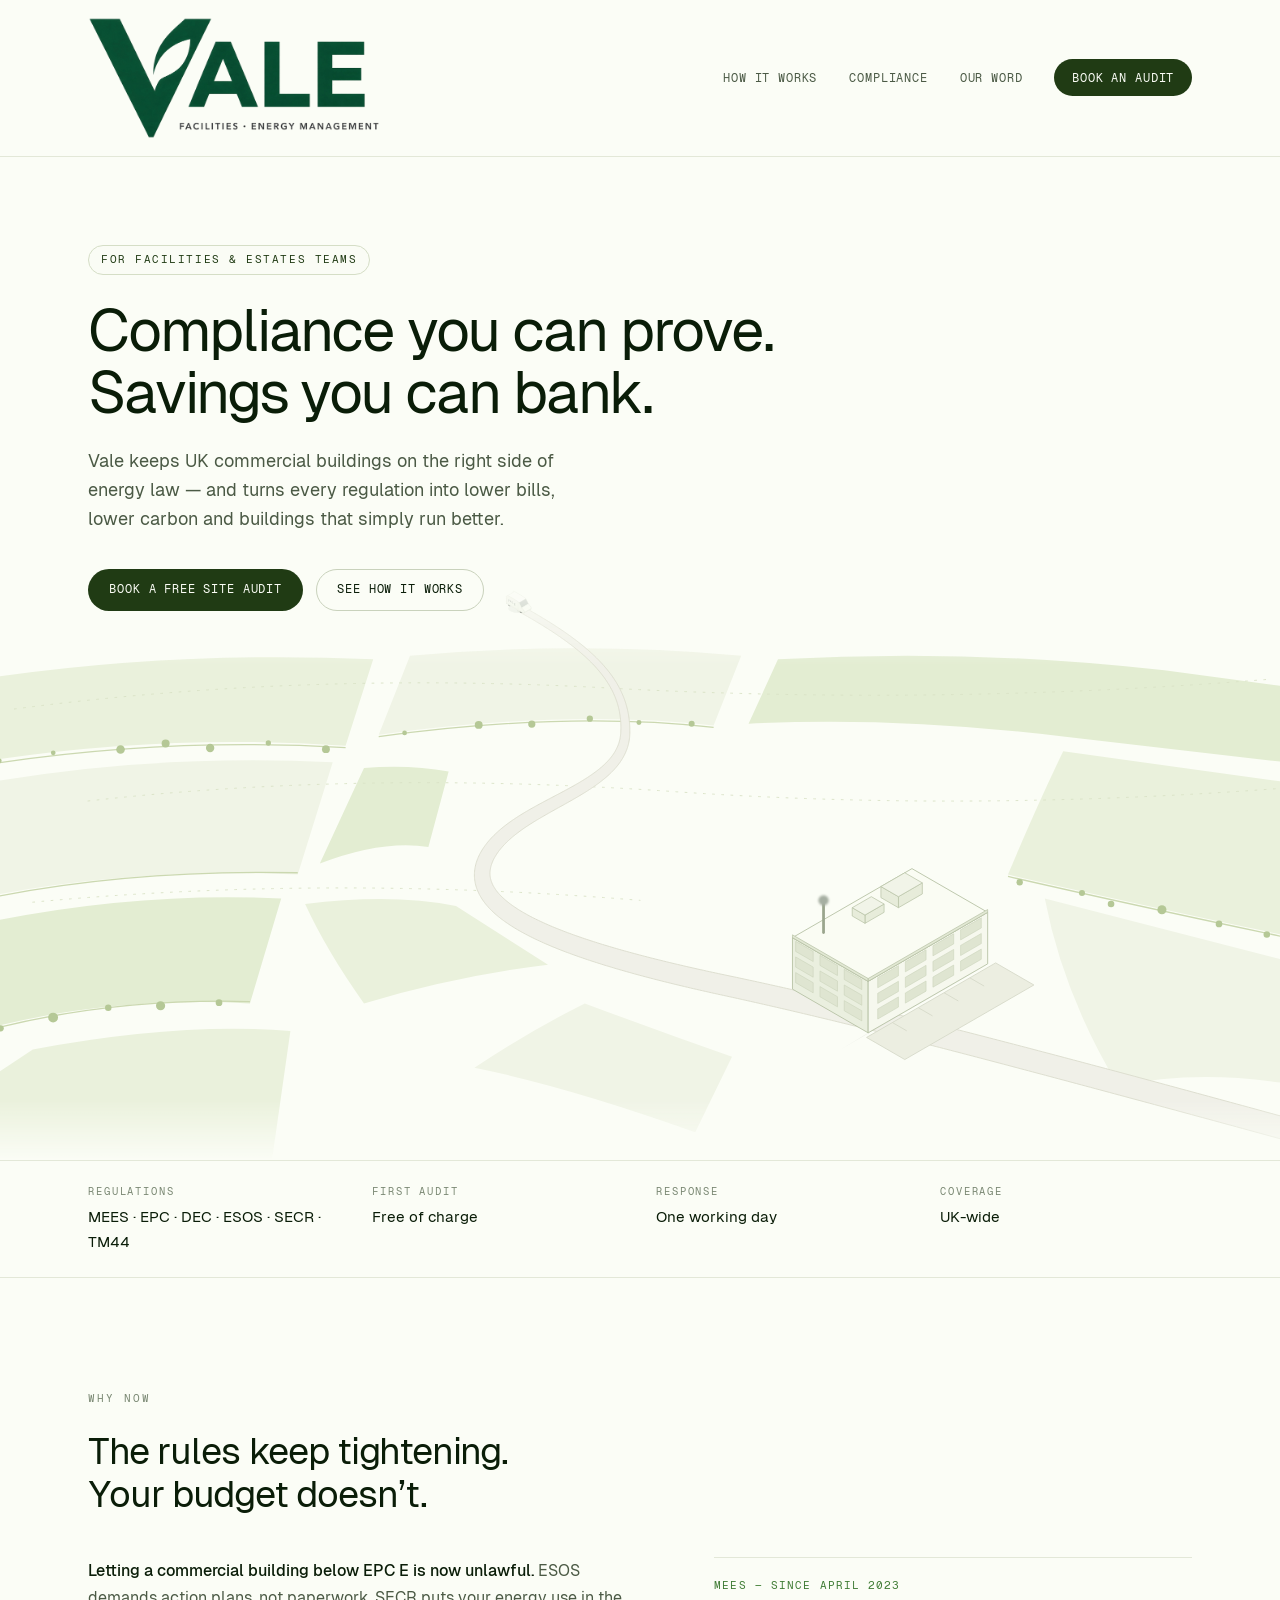
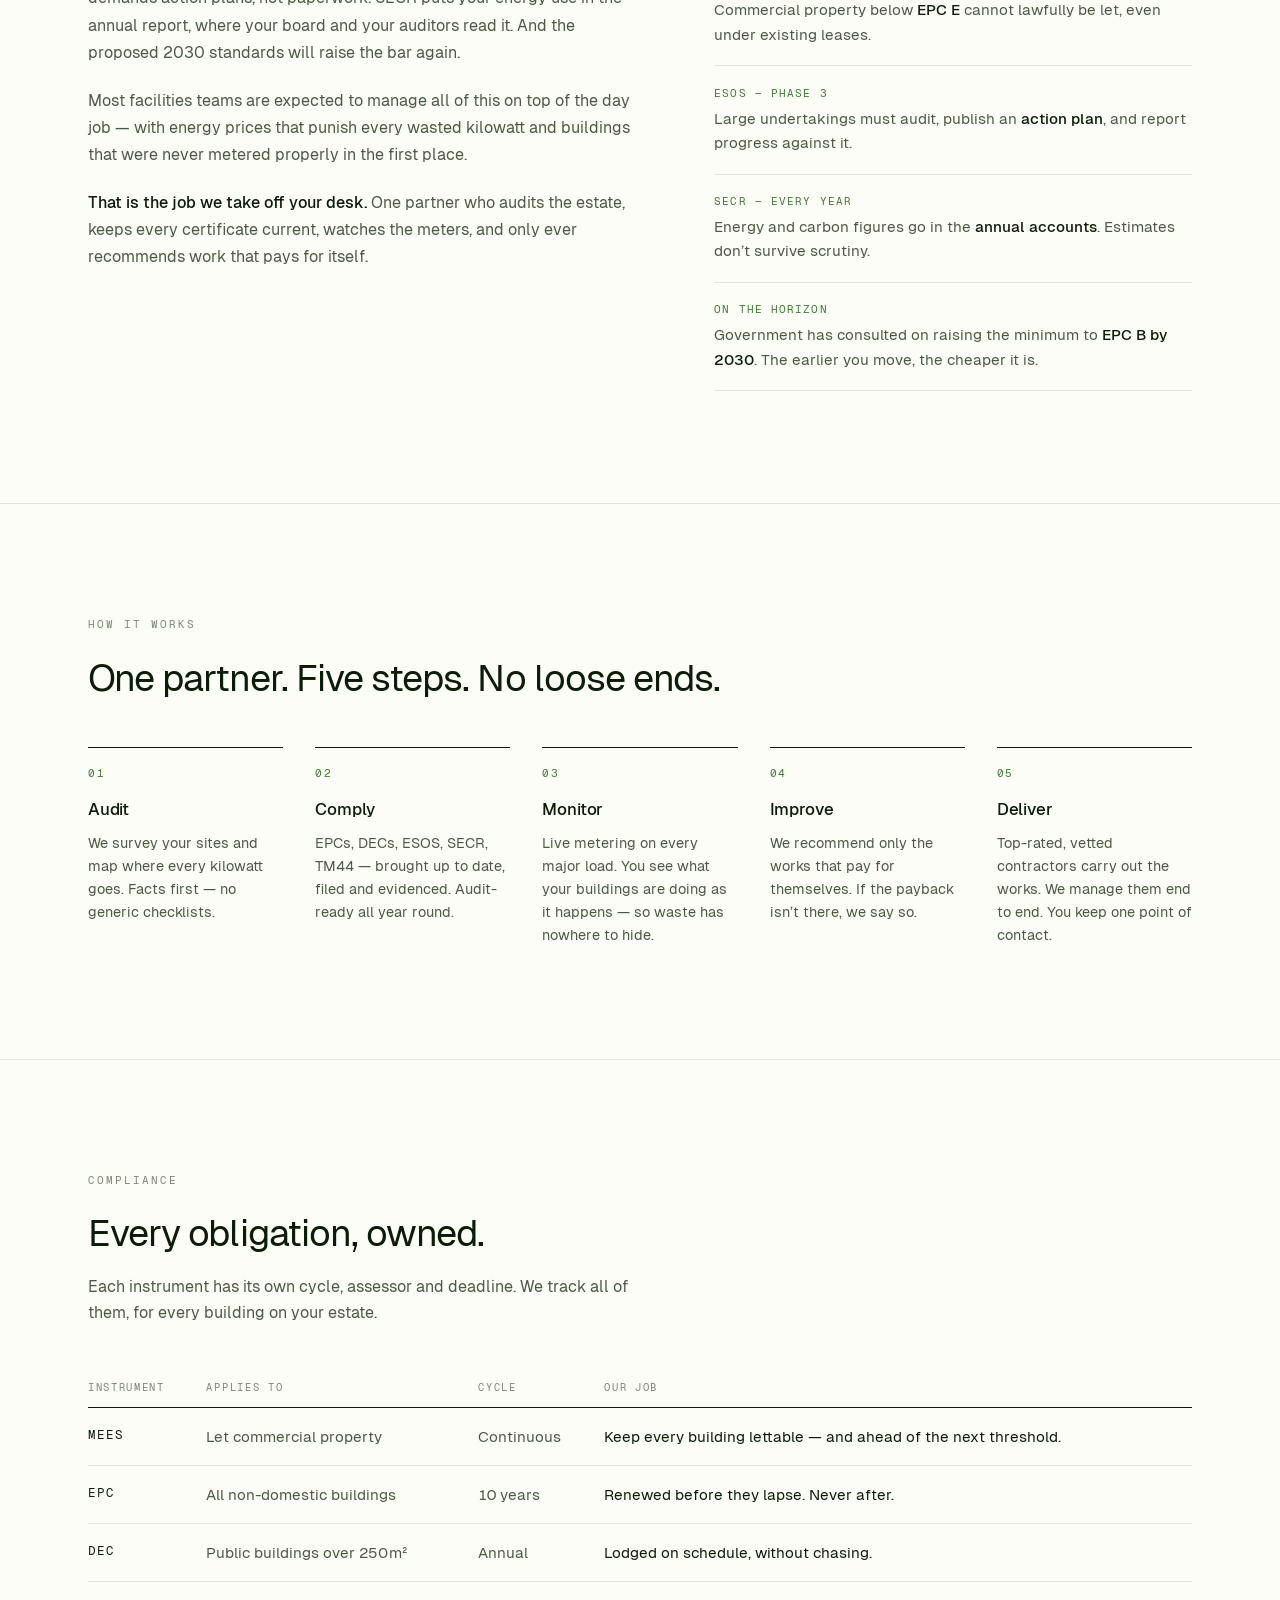
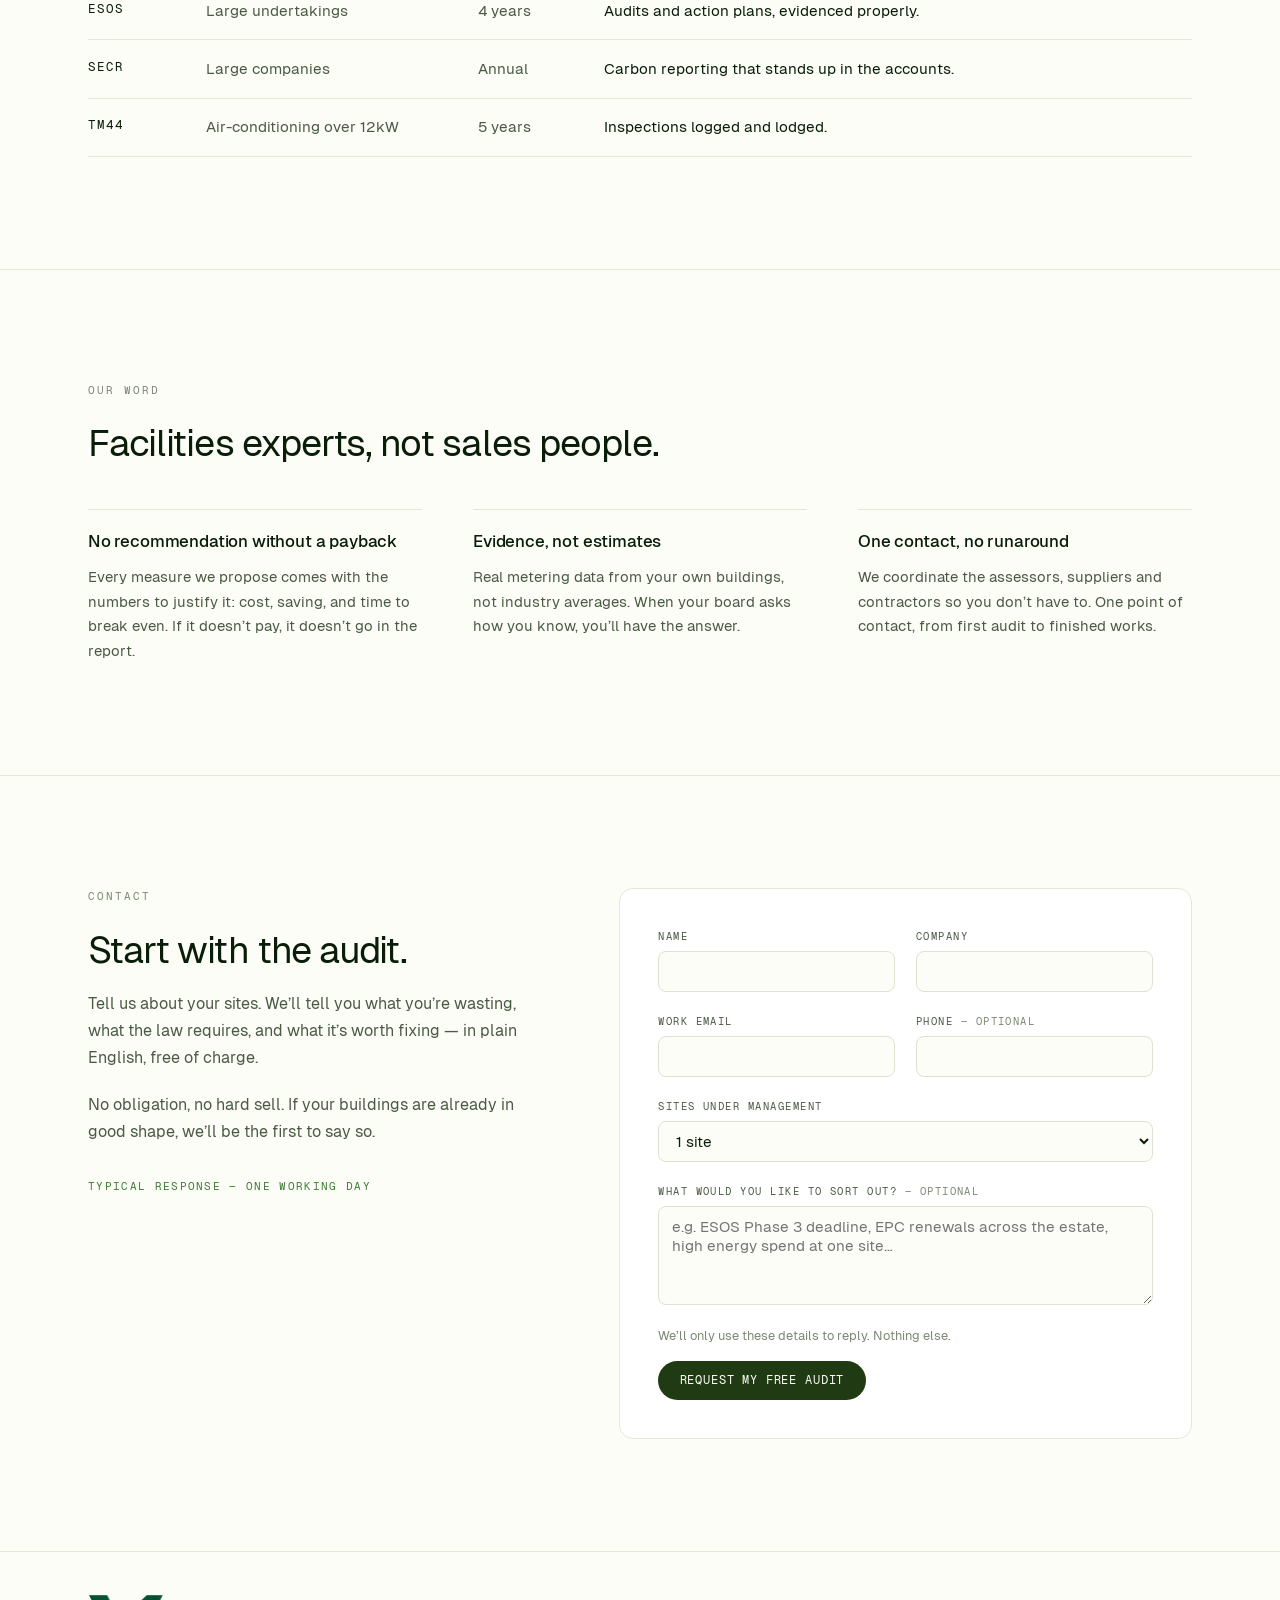
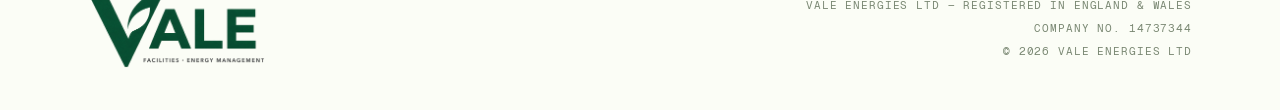
<file: App/index.html>
<!DOCTYPE html>
<html lang="en-GB">
<head>
  <meta charset="UTF-8">
  <meta name="viewport" content="width=device-width, initial-scale=1.0">
  <title>Vale — Facilities &amp; energy management</title>
  <meta name="description" content="Vale keeps UK commercial buildings compliant with energy law — MEES, EPC, DEC, ESOS, SECR, TM44 — while cutting cost and carbon. Book a free site audit.">
  <link rel="icon" type="image/png" href="favicon.png">
  <link rel="apple-touch-icon" href="apple-touch-icon.png">
</head>
<body id="top">
<style>
@font-face{font-family:"Geist";font-weight:400;font-style:normal;font-display:swap;src:url([data-uri]) format("woff2")}
@font-face{font-family:"Geist";font-weight:500;font-style:normal;font-display:swap;src:url([data-uri]) format("woff2")}
@font-face{font-family:"Geist Mono";font-weight:400;font-style:normal;font-display:swap;src:url([data-uri]) format("woff2")}
</style>
<style>
  /* ============================================================
     VALE — warm white, ink, deep green. Geist / Geist Mono.
     Committed single light theme; every colour painted explicitly.
     ============================================================ */
  :root{
    --bg:        #FBFDF6;
    --ink:       #0A1D08;
    --muted:     #4B5A45;
    --faint:     #7A8873;
    --hairline:  #E3E8D8;
    --hairline-2:#EDF0E3;
    --green-deep:#203B14;
    --green:     #3E7B34;
    --green-soft:#63B04B;
    --card:      #FFFFFF;
  }
  *{ box-sizing:border-box; }
  html{ scroll-behavior:smooth; }
  body{
    margin:0;
    background:var(--bg);
    color:var(--ink);
    font-family:"Geist",system-ui,-apple-system,sans-serif;
    font-size:16px;
    line-height:1.55;
    -webkit-font-smoothing:antialiased;
    text-rendering:optimizeLegibility;
  }
  h1,h2,h3{ font-weight:400; margin:0; text-wrap:balance; }
  p{ margin:0; }
  a{ color:var(--ink); }
  ::selection{ background:#D8EACB; }
  :focus-visible{ outline:2px solid var(--green); outline-offset:3px; border-radius:2px; }

  .wrap{ max-width:1200px; margin-inline:auto; padding-inline:clamp(1.25rem,4vw,3rem); }

  .mono{
    font-family:"Geist Mono",ui-monospace,SFMono-Regular,Menlo,monospace;
    font-size:12px; letter-spacing:.06em; text-transform:uppercase;
  }

  /* ---------- buttons: decscan grammar ---------- */
  .btn{
    display:inline-flex; align-items:center; gap:.6em;
    font-family:"Geist Mono",ui-monospace,monospace;
    font-size:12px; letter-spacing:.07em; text-transform:uppercase;
    padding:.9em 1.7em; border-radius:100em;
    text-decoration:none; cursor:pointer;
    border:1px solid transparent;
    transition:background-color .15s ease, border-color .15s ease, transform .15s ease;
  }
  .btn:active{ transform:translateY(1px); }
  .btn-solid{ background:var(--green-deep); color:var(--bg); }
  .btn-solid:hover{ background:#2A4C1B; }
  .btn-line{ border-color:#C9D2BC; color:var(--ink); background:transparent; }
  .btn-line:hover{ border-color:var(--green-deep); }

  /* ---------- nav ---------- */
  .topbar{ border-bottom:1px solid var(--hairline); background:var(--bg); }
  .topbar .wrap{
    display:flex; align-items:center; justify-content:space-between;
    gap:1.5rem; flex-wrap:wrap;
    height:auto; padding-block:1.05rem;
  }
  .wordmark{
    display:inline-flex; align-items:center;
    text-decoration:none; line-height:0;
  }
  .wordmark img{
    display:block; height:122px; width:auto;
    background:transparent;
  }
  footer .wordmark img{ height:74px; }
  .nav-links{ display:flex; align-items:center; gap:2rem; }
  .nav-links a:not(.btn){
    font-family:"Geist Mono",ui-monospace,monospace;
    font-size:12px; letter-spacing:.07em; text-transform:uppercase;
    color:var(--muted); text-decoration:none;
  }
  .nav-links a:not(.btn):hover{ color:var(--ink); }
  .nav-links .btn{ padding:.7em 1.4em; }

  /* ---------- hero ---------- */
  .hero{ position:relative; overflow:hidden; }
  .hero-copy{ position:relative; z-index:2; padding-top:clamp(3rem,7vw,5.5rem); max-width:46rem; }
  .eyebrow{
    display:inline-block;
    font-family:"Geist Mono",ui-monospace,monospace;
    font-size:11px; letter-spacing:.14em; text-transform:uppercase;
    color:var(--green-deep);
    border:1px solid #D5DEC6; border-radius:100em;
    padding:.5em 1.1em;
    background:rgba(251,253,246,.8);
  }
  .hero h1{
    margin-top:1.6rem;
    font-size:clamp(2.4rem,5vw,3.7rem);
    line-height:1.05;
    letter-spacing:-.035em;
    max-width:21ch;
  }
  .hero .lede{
    margin-top:1.4rem;
    font-size:1.125rem; line-height:1.6;
    color:var(--muted);
    max-width:42ch;
  }
  .hero-ctas{ display:flex; gap:.8rem; margin-top:2.2rem; flex-wrap:wrap; }

  /* ============================================================
     THE SCENE — sits directly on the page ground, no frame.
     One 30s master timeline; SMIL drives the van along the road.
     ============================================================ */
  .scene-holder{ margin-top:-2.5rem; }
  .scene{ display:block; width:100%; height:clamp(400px,46vw,660px); }

  .scene .fields path{ stroke:none; }
  .scene .f1{ fill:#F0F4E6; }
  .scene .f2{ fill:#EAF1DC; }
  .scene .f3{ fill:#E3EDD2; }
  .scene .contours path{ fill:none; stroke:#D9E2C6; stroke-width:1; stroke-dasharray:2 8; stroke-linecap:round; }
  .scene .hedges path{ fill:none; stroke:#CBD8B0; stroke-width:1.4; }
  .scene .trees circle{ fill:#B5C896; }

  .scene .road-fill{ fill:#F0F0E8; }
  .scene .road-edge{ fill:none; stroke:#DBDDCD; stroke-width:1; }

  /* sat-nav route trace drawing ahead of the van */
  .scene .route{
    fill:none; stroke:#4C9A46; stroke-width:1.6;
    stroke-dasharray:5 7; stroke-linecap:round;
    animation:kf-route-op 20s linear infinite;
  }
  @keyframes kf-route-op{ 0%{opacity:.5} 18%{opacity:.5} 23%,100%{opacity:0} }
  .route-mask{
    stroke-dasharray:1; stroke-dashoffset:1;
    animation:kf-route-draw 20s linear infinite;
  }
  @keyframes kf-route-draw{ 0%,0.8%{stroke-dashoffset:1} 2.5%{stroke-dashoffset:.6} 5%{stroke-dashoffset:.3} 8.5%,100%{stroke-dashoffset:0} }

  .scene .fore{ fill:#ECEEE1; stroke:#D7DACA; stroke-width:1; }
  .scene .bays path{ stroke:#D7DACA; stroke-width:1; }
  .scene .shadow{ fill:#0A1D08; opacity:.05; }
  .scene .faceR{ fill:#F6F8EE; stroke:#B9C3A7; stroke-width:1; }
  .scene .faceL{ fill:#EAEFDF; stroke:#B9C3A7; stroke-width:1; }
  .scene .roofP{ fill:#FAFCF3; stroke:#B9C3A7; stroke-width:1; }
  .scene .parapet path{ fill:#E2E8D4; stroke:#B9C3A7; stroke-width:.8; }
  .scene .win-base path{ fill:#DFE5D1; stroke:#C9D2B8; stroke-width:.6; }
  .scene .plant path{ fill:#E7ECDA; stroke:#B9C3A7; stroke-width:.8; }
  .scene .plant .ptop{ fill:#F1F4E8; }
  .scene .plant .stack{ fill:none; stroke:#9AA58D; stroke-width:3; stroke-linecap:round; }

  /* windows lighting up with the scan */
  .scene .win-lit path{ fill:#9FCB86; opacity:0; }
  .scene .win-lit .s0{ animation:kf-lit0 20s linear infinite; }
  .scene .win-lit .s1{ animation:kf-lit1 20s linear infinite; }
  .scene .win-lit .s2{ animation:kf-lit2 20s linear infinite; }
  .scene .win-lit .s3{ animation:kf-lit3 20s linear infinite; }
  @keyframes kf-lit0{ 0%,20.5%{opacity:0} 22%{opacity:.95} 90%{opacity:.95} 95%,100%{opacity:0} }
  @keyframes kf-lit1{ 0%,21.5%{opacity:0} 23%{opacity:.95} 90%{opacity:.95} 95%,100%{opacity:0} }
  @keyframes kf-lit2{ 0%,22.5%{opacity:0} 24%{opacity:.95} 90.5%{opacity:.95} 95.5%,100%{opacity:0} }
  @keyframes kf-lit3{ 0%,23.5%{opacity:0} 25%{opacity:.95} 91%{opacity:.95} 96%,100%{opacity:0} }

  /* solar array lands with the EPC power-up */
  .scene .solar path{ fill:#3A5A50; stroke:#FBFDF6; stroke-width:1; }
  .scene .solar{ opacity:0; animation:kf-solar 20s linear infinite; }
  @keyframes kf-solar{ 0%,45%{opacity:0} 48%{opacity:.95} 90%{opacity:.95} 94%,100%{opacity:0} }

  /* plant status dots land with the ESOS power-up */
  .scene .pdot{ fill:#63B04B; opacity:0; animation:kf-pdot 20s linear infinite; }
  @keyframes kf-pdot{ 0%,52%{opacity:0} 54%{opacity:1} 90%{opacity:1} 94%,100%{opacity:0} }

  /* power-up rings pulsing out from the footprint */
  .scene .ring{
    fill:none; stroke:#63B04B; stroke-width:1.4; opacity:0;
    transform-box:fill-box; transform-origin:center;
  }
  .scene .ring-a{ animation:kf-ring-a 20s linear infinite; }
  .scene .ring-b{ animation:kf-ring-b 20s linear infinite; }
  .scene .ring-c{ animation:kf-ring-c 20s linear infinite; }
  @keyframes kf-ring-a{ 0%,38%{opacity:0; transform:scale(.96)} 39.5%{opacity:.55} 43%,100%{opacity:0; transform:scale(1.12)} }
  @keyframes kf-ring-b{ 0%,45%{opacity:0; transform:scale(.96)} 46.5%{opacity:.55} 50%,100%{opacity:0; transform:scale(1.12)} }
  @keyframes kf-ring-c{ 0%,52%{opacity:0; transform:scale(.96)} 53.5%{opacity:.55} 57%,100%{opacity:0; transform:scale(1.12)} }

  /* survey grid */
  .scene .survey{ opacity:0; animation:kf-survey 20s linear infinite; }
  @keyframes kf-survey{ 0%,28%{opacity:0} 31%{opacity:1} 42%{opacity:1} 46%,100%{opacity:0} }
  .scene .plot{ fill:none; stroke:#3E7B34; stroke-width:1.2; stroke-dasharray:1; stroke-dashoffset:1; animation:kf-plot 20s linear infinite; }
  @keyframes kf-plot{ 0%,28%{stroke-dashoffset:1} 32%{stroke-dashoffset:0} 100%{stroke-dashoffset:0} }
  .scene .glines path{ fill:none; stroke:#63B04B; stroke-width:.7; opacity:.45; }
  .scene .glines{ animation:kf-glines 20s linear infinite; }
  @keyframes kf-glines{ 0%,30.5%{opacity:0} 34%{opacity:1} 100%{opacity:1} }
  .scene .dims path{ fill:none; stroke:#4B5A45; stroke-width:1; }

  /* scan plane */
  .scene .scan{ opacity:0; animation:kf-scan-op 20s linear infinite; }
  .scene .scan rect{ animation:kf-scan-move 20s linear infinite; }
  @keyframes kf-scan-op{ 0%,18%{opacity:0} 19.5%{opacity:1} 25%{opacity:1} 26.5%,100%{opacity:0} }
  @keyframes kf-scan-move{
    0%,18%{ transform:translate(-36px,21px); }
    26%   { transform:translate(234px,-135px); }
    26.5%,100%{ transform:translate(234px,-135px); }
  }

  /* smoke — dies with the first power-up */
  .scene .smoke{ animation:kf-smoke 20s linear infinite; }
  @keyframes kf-smoke{ 0%{opacity:1} 36%{opacity:1} 42%,100%{opacity:0} }
  .scene .wisp{
    fill:#A6AFA2;
    transform-box:fill-box; transform-origin:center;
    animation:kf-wisp 2.5s linear infinite;
  }
  .scene .w1{ animation-delay:-.5s; } .scene .w2{ animation-delay:-1s; }
  .scene .w3{ animation-delay:-1.5s; } .scene .w4{ animation-delay:-2s; }
  @keyframes kf-wisp{
    0%  { transform:translate(0,0) scale(.6); opacity:0; }
    14% { opacity:.38; }
    100%{ transform:translate(11px,-62px) scale(1.8); opacity:0; }
  }

  /* clean flecks rising from the optimised site */
  .scene .clean-flecks{ opacity:0; animation:kf-cflecks 20s linear infinite; }
  @keyframes kf-cflecks{ 0%,58%{opacity:0} 62%{opacity:1} 82%{opacity:1} 86%,100%{opacity:0} }
  .scene .cf{
    fill:#63B04B;
    transform-box:fill-box; transform-origin:center;
    animation:kf-cf 4s linear infinite;
  }
  .scene .cf1{ animation-delay:-.55s; } .scene .cf2{ animation-delay:-1.1s; }
  .scene .cf3{ animation-delay:-1.65s; } .scene .cf4{ animation-delay:-2.2s; }
  .scene .cf5{ animation-delay:-2.75s; } .scene .cf6{ animation-delay:-3.3s; }
  @keyframes kf-cf{
    0%  { transform:translateY(0); opacity:0; }
    16% { opacity:.55; }
    100%{ transform:translateY(-74px); opacity:0; }
  }

  /* ambient flecks across the whole scene */
  .scene .amb{ fill:#8FBE7C; opacity:0; transform-box:fill-box; transform-origin:center; }
  .scene .a0{ animation:kf-amb 23s linear infinite; }
  .scene .a1{ animation:kf-amb 29s linear infinite; animation-delay:-9s; }
  .scene .a2{ animation:kf-amb 26s linear infinite; animation-delay:-17s; }
  .scene .a3{ animation:kf-amb 33s linear infinite; animation-delay:-5s; }
  .scene .a4{ animation:kf-amb 21s linear infinite; animation-delay:-13s; }
  @keyframes kf-amb{
    0%  { transform:translateY(8px); opacity:0; }
    18% { opacity:.32; }
    50% { opacity:.12; }
    78% { opacity:.3; }
    100%{ transform:translateY(-34px); opacity:0; }
  }

  /* van — isometric sprite set driven along the road by the script below;
     hidden until the driver takes over so a scriptless load shows no ghost */
  .scene .van-move{ visibility:hidden; }
  .scene .van-static{ display:none; }

  /* ---------- screen-aligned annotations ---------- */
  .scene .ann text{
    font-family:"Geist Mono",ui-monospace,SFMono-Regular,Menlo,monospace;
    font-size:12.5px; letter-spacing:.04em; fill:#203B14;
  }
  .scene .leader{ fill:none; stroke:#AEB99F; stroke-width:1; }
  .scene .node{ fill:#3E7B34; }
  .scene .load{ opacity:0; }
  .scene .load-a{ animation:kf-load-a 20s linear infinite; }
  .scene .load-b{ animation:kf-load-b 20s linear infinite; }
  .scene .load-c{ animation:kf-load-c 20s linear infinite; }
  @keyframes kf-load-a{ 0%,24%{opacity:0; transform:translateY(4px)} 26%{opacity:1; transform:translateY(0)} 34%{opacity:1} 36.5%,100%{opacity:0} }
  @keyframes kf-load-b{ 0%,26%{opacity:0; transform:translateY(4px)} 28%{opacity:1; transform:translateY(0)} 35%{opacity:1} 37.5%,100%{opacity:0} }
  @keyframes kf-load-c{ 0%,28%{opacity:0; transform:translateY(4px)} 30%{opacity:1; transform:translateY(0)} 36%{opacity:1} 38.5%,100%{opacity:0} }

  .scene .dim-label{ opacity:0; animation:kf-dimlabel 20s linear infinite; fill:#3E7B34 !important; }
  .scene .dim-label{ font-size:12px !important; letter-spacing:.1em !important; }
  @keyframes kf-dimlabel{ 0%,30%{opacity:0} 33%{opacity:1} 42%{opacity:1} 46%,100%{opacity:0} }

  /* compliance register — power-up ticks beside the site */
  .scene .reg-cap{ font-size:10.5px !important; letter-spacing:.18em !important; fill:#7A8873 !important; opacity:0; animation:kf-regcap 20s linear infinite; }
  @keyframes kf-regcap{ 0%,36%{opacity:0} 38%{opacity:1} 84%{opacity:1} 88%,100%{opacity:0} }
  .scene .reg-row .rule{ fill:none; stroke:#DDE4CD; stroke-width:1; }
  .scene .reg-row .rt{
    fill:none; stroke:#3E7B34; stroke-width:2; stroke-linecap:round; stroke-linejoin:round;
    stroke-dasharray:1;
  }
  .scene .reg-row{ opacity:0; }
  .scene .r1{ animation:kf-r1 20s linear infinite; }
  .scene .r2{ animation:kf-r2 20s linear infinite; }
  .scene .r3{ animation:kf-r3 20s linear infinite; }
  @keyframes kf-r1{ 0%,38%{opacity:0; transform:translateY(5px)} 40%{opacity:1; transform:translateY(0)} 84%{opacity:1} 88%,100%{opacity:0} }
  @keyframes kf-r2{ 0%,45%{opacity:0; transform:translateY(5px)} 47%{opacity:1; transform:translateY(0)} 84.5%{opacity:1} 88.5%,100%{opacity:0} }
  @keyframes kf-r3{ 0%,52%{opacity:0; transform:translateY(5px)} 54%{opacity:1; transform:translateY(0)} 85%{opacity:1} 89%,100%{opacity:0} }
  .scene .r1 .rt{ animation:kf-t1 20s linear infinite; }
  .scene .r2 .rt{ animation:kf-t2 20s linear infinite; }
  .scene .r3 .rt{ animation:kf-t3 20s linear infinite; }
  @keyframes kf-t1{ 0%,40%{stroke-dashoffset:1} 43.5%{stroke-dashoffset:0} 100%{stroke-dashoffset:0} }
  @keyframes kf-t2{ 0%,47%{stroke-dashoffset:1} 50.5%{stroke-dashoffset:0} 100%{stroke-dashoffset:0} }
  @keyframes kf-t3{ 0%,54%{stroke-dashoffset:1} 57.5%{stroke-dashoffset:0} 100%{stroke-dashoffset:0} }

  .scene .savings{ opacity:0; animation:kf-savings 20s linear infinite; }
  .scene .savings rect{ fill:rgba(251,253,246,.92); stroke:#C7D3B4; }
  .scene .savings text{ fill:#203B14; }
  @keyframes kf-savings{
    0%,60%{ opacity:0; transform:translateY(6px); }
    63%   { opacity:1; transform:translateY(0); }
    84%   { opacity:1; }
    88%,100%{ opacity:0; }
  }

  /* reduced motion: hold the story's end state, everything still */
  @media (prefers-reduced-motion: reduce){
    html{ scroll-behavior:auto; }
    .scene *{ animation:none !important; }
    .scene .van-move{ display:none; }
    .scene .van-static{ display:block; }
    .scene .smoke, .scene .scan, .scene .survey, .scene .dim-label,
    .scene .load, .scene .clean-flecks, .scene .amb,
    .scene .route, .scene .ring{ opacity:0 !important; }
    .scene .win-lit path{ opacity:.95 !important; }
    .scene .solar{ opacity:.95 !important; }
    .scene .pdot{ opacity:1 !important; }
    .scene .savings, .scene .reg-row, .scene .reg-cap{ opacity:1 !important; transform:none !important; }
    .scene .reg-row .rt{ stroke-dashoffset:0 !important; }
  }

  @media (max-width: 700px){
    /* register + savings pill and the survey-scan callouts all render right
       of the building by default, which clips at the mobile crop edge —
       mirror them to the left of the building into the open ground
       (translate composes with each element's own animated transform) */
    .scene .reg-cap, .scene .reg-row, .scene .savings{ translate:-356px 0; }
    .scene .load-a .leader{ d: path("M1077.12 375 L980 306 H930"); }
    .scene .load-a text{ text-anchor:end; translate:-294px 0; }
    .scene .load-b .leader{ d: path("M1052.87 375 L980 346 H930"); }
    .scene .load-b text{ text-anchor:end; translate:-294px 0; }
    .scene .load-c .leader{ d: path("M1028.62 375 L980 386 H930"); }
    .scene .load-c text{ text-anchor:end; translate:-294px 0; }
    .scene .dim-label{ translate:-300px 0; }
    /* pan the crop toward the site so the building stays in view */
    .scene-holder{ margin-top:0; overflow:hidden; }
    .scene{ width:856px; height:380px; margin-left:calc((100vw - 856px) * .62); }
  }

  /* ============================================================
     STAT STRIP
     ============================================================ */
  .stats{ border-block:1px solid var(--hairline); background:var(--bg); }
  .stats .wrap{
    display:grid; grid-template-columns:repeat(4,1fr); gap:2rem;
    padding-block:1.4rem;
  }
  .stat .k{
    font-family:"Geist Mono",ui-monospace,monospace;
    font-size:10.5px; letter-spacing:.18em; text-transform:uppercase;
    color:var(--faint); display:block; margin-bottom:.35rem;
  }
  .stat .v{ font-size:.95rem; color:var(--ink); }

  /* ============================================================
     SECTIONS
     ============================================================ */
  section{ padding-block:clamp(4rem,9vw,7rem); }
  .sec-label{
    font-family:"Geist Mono",ui-monospace,monospace;
    font-size:11px; letter-spacing:.18em; text-transform:uppercase;
    color:var(--faint); display:block; margin-bottom:1.4rem;
  }
  h2{
    font-size:clamp(1.7rem,3vw,2.35rem);
    letter-spacing:-.025em; line-height:1.15;
    max-width:26ch;
  }
  .sec-intro{ margin-top:1.2rem; color:var(--muted); max-width:52ch; line-height:1.65; }

  /* why now */
  .why{ border-bottom:1px solid var(--hairline); }
  .why-grid{ display:grid; grid-template-columns:1.15fr 1fr; gap:clamp(2.5rem,6vw,5.5rem); margin-top:2.6rem; }
  .why-copy p{ color:var(--muted); line-height:1.7; }
  .why-copy p + p{ margin-top:1.3rem; }
  .why-copy strong{ color:var(--ink); font-weight:500; }
  .facts{ border-top:1px solid var(--hairline); }
  .fact{ padding-block:1.15rem; border-bottom:1px solid var(--hairline); }
  .fact .k{
    font-family:"Geist Mono",ui-monospace,monospace;
    font-size:11px; letter-spacing:.1em; text-transform:uppercase;
    color:var(--green); display:block; margin-bottom:.3rem;
  }
  .fact p{ color:var(--muted); font-size:.95rem; line-height:1.6; }
  .fact p b{ color:var(--ink); font-weight:500; }

  /* how it works */
  .how{ border-bottom:1px solid var(--hairline); }
  .steps{
    display:grid; grid-template-columns:repeat(5,1fr); gap:2rem;
    margin-top:3rem;
  }
  .step{ border-top:1px solid var(--ink); padding-top:1.1rem; }
  .step .num{
    font-family:"Geist Mono",ui-monospace,monospace;
    font-size:11px; letter-spacing:.14em; color:var(--green);
    display:block; margin-bottom:.9rem;
  }
  .step h3{ font-size:1.05rem; font-weight:500; margin-bottom:.55rem; letter-spacing:-.01em; }
  .step p{ color:var(--muted); font-size:.9rem; line-height:1.6; }

  /* compliance table */
  .comp{ border-bottom:1px solid var(--hairline); }
  .table-holder{ margin-top:2.6rem; overflow-x:auto; }
  table{ width:100%; border-collapse:collapse; min-width:760px; }
  thead th{
    font-family:"Geist Mono",ui-monospace,monospace;
    font-size:10.5px; letter-spacing:.16em; text-transform:uppercase;
    color:var(--faint); font-weight:400; text-align:left;
    padding:.7rem 1.2rem .7rem 0;
    border-bottom:1px solid var(--ink);
  }
  tbody td{
    padding:1.05rem 1.2rem 1.05rem 0;
    border-bottom:1px solid var(--hairline);
    vertical-align:top;
    color:var(--muted); font-size:.95rem; line-height:1.55;
  }
  tbody td:first-child{
    font-family:"Geist Mono",ui-monospace,monospace;
    font-size:12.5px; letter-spacing:.08em; color:var(--ink);
    white-space:nowrap; padding-right:2rem;
  }
  tbody td:nth-child(3){ white-space:nowrap; font-variant-numeric:tabular-nums; }
  tbody td:last-child{ color:var(--ink); }

  /* our word */
  .word{ border-bottom:1px solid var(--hairline); }
  .prin-grid{
    display:grid; grid-template-columns:repeat(3,1fr); gap:clamp(2rem,4vw,3.5rem);
    margin-top:2.8rem;
  }
  .prin{ border-top:1px solid var(--hairline); padding-top:1.2rem; }
  .prin h3{ font-size:1.05rem; font-weight:500; margin-bottom:.6rem; letter-spacing:-.01em; }
  .prin p{ color:var(--muted); font-size:.93rem; line-height:1.65; }

  /* contact */
  .contact-grid{ display:grid; grid-template-columns:1fr 1.25fr; gap:clamp(2.5rem,6vw,5rem); align-items:start; }
  .contact-intro p{ margin-top:1.2rem; color:var(--muted); line-height:1.7; max-width:40ch; }
  .contact-intro .mono-note{
    margin-top:2rem; max-width:none;
    font-family:"Geist Mono",ui-monospace,monospace;
    font-size:11px; letter-spacing:.12em; text-transform:uppercase;
    color:var(--green);
  }
  form{
    background:var(--card);
    border:1px solid var(--hairline);
    border-radius:14px;
    padding:clamp(1.5rem,3vw,2.4rem);
    display:grid; grid-template-columns:1fr 1fr; gap:1.3rem;
  }
  .field{ display:flex; flex-direction:column; gap:.45rem; }
  .field.full{ grid-column:1 / -1; }
  label{
    font-family:"Geist Mono",ui-monospace,monospace;
    font-size:10.5px; letter-spacing:.14em; text-transform:uppercase;
    color:var(--muted);
  }
  label .opt{ color:var(--faint); }
  input,select,textarea{
    font-family:"Geist",system-ui,sans-serif;
    font-size:.95rem; color:var(--ink);
    background:var(--bg);
    border:1px solid #DDE3D0; border-radius:8px;
    padding:.65em .85em;
  }
  input:focus,select:focus,textarea:focus{
    outline:none; border-color:var(--green); box-shadow:0 0 0 3px rgba(62,123,52,.12);
  }
  textarea{ resize:vertical; min-height:6.5em; }
  .form-foot{
    grid-column:1 / -1;
    display:flex; align-items:center; justify-content:space-between; gap:1rem; flex-wrap:wrap;
  }
  .form-foot small{ color:var(--faint); font-size:.8rem; }
  .form-ok{
    grid-column:1 / -1; display:none;
    border:1px solid #C4DBB7; background:#F0F7E9; color:#28511B;
    border-radius:8px; padding:1.1rem 1.3rem; font-size:.92rem; line-height:1.6;
  }
  form.sent .form-ok{ display:block; }
  form.sent .form-foot .btn{ display:none; }

  /* footer */
  footer{ border-top:1px solid var(--hairline); }
  footer .wrap{
    padding-block:2.6rem;
    display:flex; justify-content:space-between; align-items:flex-start;
    gap:2rem; flex-wrap:wrap;
  }
  .foot-meta{
    font-family:"Geist Mono",ui-monospace,monospace;
    font-size:11px; letter-spacing:.08em; text-transform:uppercase;
    color:var(--faint); line-height:2.1; text-align:right;
  }

  /* responsive */
  @media (max-width: 980px){
    .steps{ grid-template-columns:repeat(2,1fr); }
    .why-grid, .contact-grid{ grid-template-columns:1fr; }
    .prin-grid{ grid-template-columns:1fr; gap:1.6rem; }
    .stats .wrap{ grid-template-columns:repeat(2,1fr); gap:1.2rem; }
    .nav-links a:not(.btn){ display:none; }
  }
  @media (max-width: 620px){
    .steps{ grid-template-columns:1fr; }
    form{ grid-template-columns:1fr; }
    .foot-meta{ text-align:left; }
    .wordmark img{ height:82px; }
    footer .wordmark img{ height:47px; }
  }
</style>

<!-- ================= NAV ================= -->
<div class="topbar">
  <div class="wrap">
    <a class="wordmark" href="#top" aria-label="Vale home"><img src="vale-logo.png" alt="Vale — Facilities · Energy Management" width="720" height="301"></a>
    <div class="nav-links">
      <a href="#how">How it works</a>
      <a href="#compliance">Compliance</a>
      <a href="#word">Our word</a>
      <a class="btn btn-solid" href="#contact">Book an audit</a>
    </div>
  </div>
</div>

<!-- ================= HERO ================= -->
<header class="hero" id="top">
  <div class="wrap">
    <div class="hero-copy">
      <span class="eyebrow">For facilities &amp; estates teams</span>
      <h1>Compliance you can prove. Savings you can bank.</h1>
      <p class="lede">Vale keeps UK commercial buildings on the right side of energy law — and turns every regulation into lower bills, lower carbon and buildings that simply run better.</p>
      <div class="hero-ctas">
        <a class="btn btn-solid" href="#contact">Book a free site audit</a>
        <a class="btn btn-line" href="#how">See how it works</a>
      </div>
    </div>
  </div>
  <div class="scene-holder" aria-hidden="false">
<svg class="scene" viewBox="0 0 1440 640" role="img" preserveAspectRatio="xMidYMid slice"
  aria-label="Animated view down into a valley: a Vale Energies van follows a winding road to a commercial site. A survey scan lights the building's systems with live load readouts, a measurement grid maps the plot, the site's compliance register ticks off DEC, EPC and ESOS upgrades while the building gains solar and stops emitting, and a savings readout posts the result.">
  <defs>
    <linearGradient id="dissolve" x1="0" y1="0" x2="0" y2="1">
      <stop offset="0" stop-color="#fff" stop-opacity="0"/>
      <stop offset="0.16" stop-color="#fff" stop-opacity="1"/>
      <stop offset="0.9" stop-color="#fff" stop-opacity="1"/>
      <stop offset="1" stop-color="#fff" stop-opacity="0"/>
    </linearGradient>
    <mask id="valeMask"><rect x="0" y="0" width="1440" height="640" fill="url(#dissolve)"/></mask>
    <linearGradient id="scanG" x1="0" y1="0" x2="1" y2="0">
      <stop offset="0" stop-color="#63B04B" stop-opacity="0"/>
      <stop offset="0.5" stop-color="#63B04B" stop-opacity="0.30"/>
      <stop offset="1" stop-color="#63B04B" stop-opacity="0"/>
    </linearGradient>
    <filter id="soften" x="-40%" y="-40%" width="180%" height="180%"><feGaussianBlur stdDeviation="1.1"/></filter>
    <mask id="routeMask">
      <path class="route-mask" d="M588 40L596.82 44.93L605.29 49.81L613.41 54.65L621.17 59.47L628.58 64.26L635.64 69.04L642.35 73.81L648.71 78.57L654.72 83.35L660.39 88.13L665.7 92.93L670.67 97.76L675.29 102.62L679.56 107.52L683.49 112.47L687.07 117.47L690.31 122.53L693.21 127.66L695.76 132.87L697.97 138.16L699.84 143.53L701.36 149L702.55 154.58L703.4 160.26L703.91 166.06L704.07 171.98L703.87 178.3L702.9 184.95L701.07 191.23L698.46 197.17L695.12 202.8L691.1 208.14L686.48 213.23L681.3 218.09L675.64 222.75L669.54 227.23L663.06 231.57L656.28 235.8L649.24 239.93L642 244L634.63 248.04L627.18 252.07L619.72 256.12L612.3 260.23L604.99 264.41L597.84 268.69L590.91 273.11L584.26 277.7L577.95 282.47L572.04 287.45L566.59 292.68L561.66 298.19L557.31 303.99L553.31 310.76L550.4 317.77L548.81 324.61L548.52 331.3L549.49 337.84L551.68 344.22L555.06 350.47L559.6 356.57L565.26 362.54L572.01 368.38L579.81 374.1L588.63 379.69L598.43 385.16L609.19 390.53L620.86 395.78L633.42 400.93L646.82 405.98L661.04 410.94L676.04 415.8L691.78 420.58L708.24 425.28L725.37 429.9L743.14 434.45L761.53 438.93L780.49 443.34L799.99 447.7L820 452L836.72 455.65L853.63 459.39L870.8 463.26" fill="none" stroke="#fff" stroke-width="5" stroke-linecap="round" pathLength="1"/>
    </mask>
    <g id="van-0"><ellipse cx="1" cy="1.5" rx="26" ry="11" fill="#0A1D08" opacity=".09"/><path d="M-13.08 -37.05C-13.16 -39.7 -12.04 -40.25 -9.96 -39.25C-2.17 -35.35 7.36 -29.65 14.29 -25.05C16.02 -23.85 16.89 -22.95 17.58 -21.75L23.82 -9.55L7.36 -0.05C8.4 1.85 9.44 3.05 10.48 4.05C11.86 5.25 12.9 6.25 13.42 7.25C14.03 8.5 14.2 10.1 14.12 11.25C14.03 13 13.51 14 12.73 13.85L-29.01 -10.25L-29.53 -27.55Z" fill="#EDF0E3"/><path d="M-13.08 -37.05C-13.16 -39.7 -12.04 -40.25 -9.96 -39.25C-2.17 -35.35 7.36 -29.65 14.29 -25.05C16.02 -23.85 16.89 -22.95 17.58 -21.75L1.13 -12.25C0.43 -13.45 -0.43 -14.35 -2.17 -15.55C-9.09 -20.15 -18.62 -25.85 -26.41 -29.75C-28.49 -30.75 -29.62 -30.2 -29.53 -27.55Z" fill="#FCFDF8"/><path d="M17.58 -21.75L23.82 -9.55L7.36 -0.05L1.13 -12.25Z" fill="#F7F9F1"/><path d="M17.58 -21.75L23.82 -9.55L7.36 -0.05L1.13 -12.25Z" fill="#55655B" opacity=".5"/><path d="M23.82 -9.55C24.85 -7.65 25.89 -6.45 26.93 -5.45C28.32 -4.25 29.36 -3.25 29.88 -2.25C30.48 -1 30.66 0.6 30.57 1.75L14.12 11.25C14.2 10.1 14.03 8.5 13.42 7.25C12.9 6.25 11.86 5.25 10.48 4.05C9.44 3.05 8.4 1.85 7.36 -0.05Z" fill="#F7F9F1"/><path d="M30.57 1.75C30.48 3.5 29.96 4.5 29.19 4.35L12.73 13.85C13.51 14 14.03 13 14.12 11.25Z" fill="#E9EDDF"/><path d="M-13.08 -37.05C-13.16 -39.7 -12.04 -40.25 -9.96 -39.25C-2.17 -35.35 7.36 -29.65 14.29 -25.05C16.02 -23.85 16.89 -22.95 17.58 -21.75L23.82 -9.55C24.85 -7.65 25.89 -6.45 26.93 -5.45C28.32 -4.25 29.36 -3.25 29.88 -2.25C30.48 -1 30.66 0.6 30.57 1.75C30.48 3.5 29.96 4.5 29.19 4.35" fill="none" stroke="#C4CBB8" stroke-width=".8" stroke-linejoin="round" stroke-linecap="round"/><path d="M-13.08 -37.05L-29.53 -27.55" stroke="#C4CBB8" stroke-width=".7" fill="none"/><path d="M17.58 -21.75L1.13 -12.25" stroke="#C4CBB8" stroke-width=".7" fill="none"/><path d="M23.82 -9.55L7.36 -0.05" stroke="#C4CBB8" stroke-width=".7" fill="none"/><path d="M30.57 1.75L14.12 11.25" stroke="#C4CBB8" stroke-width=".7" fill="none"/><ellipse cx="-21.36" cy="-7.36" rx="3.6" ry="3.7" fill="#1A211A"/><ellipse cx="6.61" cy="8.78" rx="3.6" ry="3.7" fill="#1A211A"/><path d="M-29.01 -10.25L-29.53 -27.55C-29.62 -30.2 -28.49 -30.75 -26.41 -29.75C-18.62 -25.85 -9.09 -20.15 -2.17 -15.55C-0.43 -14.35 0.43 -13.45 1.13 -12.25L7.36 -0.05C8.4 1.85 9.44 3.05 10.48 4.05C11.86 5.25 12.9 6.25 13.42 7.25C14.03 8.5 14.2 10.1 14.12 11.25C14.03 13 13.51 14 12.73 13.85L-29.01 -10.25Z" fill="#EDF0E3"/><path d="M-29.01 -10.25L-29.53 -27.55M-26.41 -29.75C-18.62 -25.85 -9.09 -20.15 -2.17 -15.55C-0.43 -14.35 0.43 -13.45 1.13 -12.25L7.36 -0.05C8.4 1.85 9.44 3.05 10.48 4.05C11.86 5.25 12.9 6.25 13.42 7.25C14.03 8.5 14.2 10.1 14.12 11.25C14.03 13 13.51 14 12.73 13.85L-29.01 -10.25" fill="none" stroke="#C4CBB8" stroke-width=".8" stroke-linejoin="round" stroke-linecap="round"/><path d="M-1.13 -13.55L-1.13 4.85" stroke="#D5DACA" stroke-width=".7" fill="none"/><path d="M-28.67 -12.05L12.38 11.65" stroke="#DDE1D3" stroke-width=".7" fill="none"/><g transform="matrix(0.87 0.5 0 1 -16.02 -12.55)"><text x="0" y="0" text-anchor="middle" dominant-baseline="middle" font-family="'Geist Mono',ui-monospace,monospace" font-size="7" letter-spacing="1.2" fill="#3A4A3E">VALE</text></g></g><g id="van-1"><ellipse cx="1" cy="1.5" rx="26" ry="11" fill="#0A1D08" opacity=".09"/><path d="M-7.06 -38.2C-7.13 -40.85 -6.25 -41.29 -4.61 -40.08C1.51 -35.39 8.99 -28.72 14.44 -23.42C15.8 -22.04 16.48 -21.05 17.02 -19.78L21.92 -6.95L2.57 0.51C3.39 2.52 4.21 3.83 5.02 4.93C6.11 6.27 6.93 7.38 7.34 8.43C7.81 9.74 7.95 11.36 7.88 12.5C7.81 14.24 7.4 15.19 6.79 14.96L-26 -13.38L-26.41 -30.73Z" fill="#EDF0E3"/><path d="M-7.06 -38.2C-7.13 -40.85 -6.25 -41.29 -4.61 -40.08C1.51 -35.39 8.99 -28.72 14.44 -23.42C15.8 -22.04 16.48 -21.05 17.02 -19.78L-2.33 -12.32C-2.87 -13.59 -3.55 -14.58 -4.91 -15.95C-10.35 -21.26 -17.84 -27.92 -23.96 -32.61C-25.6 -33.83 -26.48 -33.39 -26.41 -30.73Z" fill="#FCFDF8"/><path d="M17.02 -19.78L21.92 -6.95L2.57 0.51L-2.33 -12.32Z" fill="#F7F9F1"/><path d="M17.02 -19.78L21.92 -6.95L2.57 0.51L-2.33 -12.32Z" fill="#55655B" opacity=".5"/><path d="M21.92 -6.95C22.74 -4.94 23.56 -3.64 24.37 -2.53C25.46 -1.19 26.28 -0.09 26.69 0.97C27.16 2.28 27.3 3.9 27.23 5.04L7.88 12.5C7.95 11.36 7.81 9.74 7.34 8.43C6.93 7.38 6.11 6.27 5.02 4.93C4.21 3.83 3.39 2.52 2.57 0.51Z" fill="#F7F9F1"/><path d="M27.23 5.04C27.16 6.78 26.75 7.73 26.14 7.5L6.79 14.96C7.4 15.19 7.81 14.24 7.88 12.5Z" fill="#E9EDDF"/><path d="M-7.06 -38.2C-7.13 -40.85 -6.25 -41.29 -4.61 -40.08C1.51 -35.39 8.99 -28.72 14.44 -23.42C15.8 -22.04 16.48 -21.05 17.02 -19.78L21.92 -6.95C22.74 -4.94 23.56 -3.64 24.37 -2.53C25.46 -1.19 26.28 -0.09 26.69 0.97C27.16 2.28 27.3 3.9 27.23 5.04C27.16 6.78 26.75 7.73 26.14 7.5" fill="none" stroke="#C4CBB8" stroke-width=".8" stroke-linejoin="round" stroke-linecap="round"/><path d="M-7.06 -38.2L-26.41 -30.73" stroke="#C4CBB8" stroke-width=".7" fill="none"/><path d="M17.02 -19.78L-2.33 -12.32" stroke="#C4CBB8" stroke-width=".7" fill="none"/><path d="M21.92 -6.95L2.57 0.51" stroke="#C4CBB8" stroke-width=".7" fill="none"/><path d="M27.23 5.04L7.88 12.5" stroke="#C4CBB8" stroke-width=".7" fill="none"/><ellipse cx="-19.55" cy="-9.69" rx="3.6" ry="3.7" fill="#1A211A"/><ellipse cx="2.43" cy="9.3" rx="3.6" ry="3.7" fill="#1A211A"/><path d="M-26 -13.38L-26.41 -30.73C-26.48 -33.39 -25.6 -33.83 -23.96 -32.61C-17.84 -27.92 -10.35 -21.26 -4.91 -15.95C-3.55 -14.58 -2.87 -13.59 -2.33 -12.32L2.57 0.51C3.39 2.52 4.21 3.83 5.02 4.93C6.11 6.27 6.93 7.38 7.34 8.43C7.81 9.74 7.95 11.36 7.88 12.5C7.81 14.24 7.4 15.19 6.79 14.96L-26 -13.38Z" fill="#EDF0E3"/><path d="M-26 -13.38L-26.41 -30.73M-23.96 -32.61C-17.84 -27.92 -10.35 -21.26 -4.91 -15.95C-3.55 -14.58 -2.87 -13.59 -2.33 -12.32L2.57 0.51C3.39 2.52 4.21 3.83 5.02 4.93C6.11 6.27 6.93 7.38 7.34 8.43C7.81 9.74 7.95 11.36 7.88 12.5C7.81 14.24 7.4 15.19 6.79 14.96L-26 -13.38" fill="none" stroke="#C4CBB8" stroke-width=".8" stroke-linejoin="round" stroke-linecap="round"/><path d="M-4.09 -13.85L-4.09 4.55" stroke="#D5DACA" stroke-width=".7" fill="none"/><path d="M-25.73 -15.14L6.52 12.72" stroke="#DDE1D3" stroke-width=".7" fill="none"/><g transform="matrix(0.68 0.59 0 1 -15.8 -14.36)"><text x="0" y="0" text-anchor="middle" dominant-baseline="middle" font-family="'Geist Mono',ui-monospace,monospace" font-size="7" letter-spacing="1.2" fill="#3A4A3E">VALE</text></g></g><g id="van-2"><ellipse cx="1" cy="1.5" rx="26" ry="11" fill="#0A1D08" opacity=".09"/><path d="M-0.78 -38.64C-0.83 -41.31 -0.22 -41.66 0.91 -40.29C5.13 -35.01 10.28 -27.62 14.03 -21.8C14.97 -20.29 15.44 -19.24 15.81 -17.92L19.19 -4.61L-2.31 0.53C-1.75 2.61 -1.19 4 -0.63 5.18C0.12 6.63 0.69 7.81 0.97 8.9C1.3 10.26 1.39 11.89 1.34 13.03C1.3 14.76 1.01 15.67 0.59 15.38L-22 -16.11L-22.28 -33.5Z" fill="#EDF0E3"/><path d="M-0.78 -38.64C-0.83 -41.31 -0.22 -41.66 0.91 -40.29C5.13 -35.01 10.28 -27.62 14.03 -21.8C14.97 -20.29 15.44 -19.24 15.81 -17.92L-5.69 -12.77C-6.06 -14.1 -6.53 -15.15 -7.47 -16.66C-11.22 -22.48 -16.37 -29.87 -20.59 -35.15C-21.72 -36.52 -22.33 -36.17 -22.28 -33.5Z" fill="#FCFDF8"/><path d="M15.81 -17.92L19.19 -4.61L-2.31 0.53L-5.69 -12.77Z" fill="#F7F9F1"/><path d="M15.81 -17.92L19.19 -4.61L-2.31 0.53L-5.69 -12.77Z" fill="#55655B" opacity=".5"/><path d="M19.19 -4.61C19.75 -2.53 20.31 -1.14 20.87 0.04C21.62 1.49 22.19 2.67 22.47 3.76C22.79 5.12 22.89 6.75 22.84 7.88L1.34 13.03C1.39 11.89 1.3 10.26 0.97 8.9C0.69 7.81 0.12 6.63 -0.63 5.18C-1.19 4 -1.75 2.61 -2.31 0.53Z" fill="#F7F9F1"/><path d="M22.84 7.88C22.79 9.62 22.51 10.53 22.09 10.24L0.59 15.38C1.01 15.67 1.3 14.76 1.34 13.03Z" fill="#E9EDDF"/><path d="M-0.78 -38.64C-0.83 -41.31 -0.22 -41.66 0.91 -40.29C5.13 -35.01 10.28 -27.62 14.03 -21.8C14.97 -20.29 15.44 -19.24 15.81 -17.92L19.19 -4.61C19.75 -2.53 20.31 -1.14 20.87 0.04C21.62 1.49 22.19 2.67 22.47 3.76C22.79 5.12 22.89 6.75 22.84 7.88C22.79 9.62 22.51 10.53 22.09 10.24" fill="none" stroke="#C4CBB8" stroke-width=".8" stroke-linejoin="round" stroke-linecap="round"/><path d="M-0.78 -38.64L-22.28 -33.5" stroke="#C4CBB8" stroke-width=".7" fill="none"/><path d="M15.81 -17.92L-5.69 -12.77" stroke="#C4CBB8" stroke-width=".7" fill="none"/><path d="M19.19 -4.61L-2.31 0.53" stroke="#C4CBB8" stroke-width=".7" fill="none"/><path d="M22.84 7.88L1.34 13.03" stroke="#C4CBB8" stroke-width=".7" fill="none"/><ellipse cx="-16.98" cy="-11.77" rx="3.6" ry="3.7" fill="#1A211A"/><ellipse cx="-1.84" cy="9.33" rx="3.6" ry="3.7" fill="#1A211A"/><path d="M-22 -16.11L-22.28 -33.5C-22.33 -36.17 -21.72 -36.52 -20.59 -35.15C-16.37 -29.87 -11.22 -22.48 -7.47 -16.66C-6.53 -15.15 -6.06 -14.1 -5.69 -12.77L-2.31 0.53C-1.75 2.61 -1.19 4 -0.63 5.18C0.12 6.63 0.69 7.81 0.97 8.9C1.3 10.26 1.39 11.89 1.34 13.03C1.3 14.76 1.01 15.67 0.59 15.38L-22 -16.11Z" fill="#EDF0E3"/><path d="M-22 -16.11L-22.28 -33.5M-20.59 -35.15C-16.37 -29.87 -11.22 -22.48 -7.47 -16.66C-6.53 -15.15 -6.06 -14.1 -5.69 -12.77L-2.31 0.53C-1.75 2.61 -1.19 4 -0.63 5.18C0.12 6.63 0.69 7.81 0.97 8.9C1.3 10.26 1.39 11.89 1.34 13.03C1.3 14.76 1.01 15.67 0.59 15.38L-22 -16.11" fill="none" stroke="#C4CBB8" stroke-width=".8" stroke-linejoin="round" stroke-linecap="round"/><path d="M-6.91 -14.47L-6.91 3.93" stroke="#D5DACA" stroke-width=".7" fill="none"/><path d="M-21.81 -17.85L0.41 13.12" stroke="#DDE1D3" stroke-width=".7" fill="none"/><g transform="matrix(0.47 0.65 0 1 -14.97 -16.11)"><text x="0" y="0" text-anchor="middle" dominant-baseline="middle" font-family="'Geist Mono',ui-monospace,monospace" font-size="7" letter-spacing="1.2" fill="#3A4A3E">VALE</text></g></g><g id="van-3"><ellipse cx="1" cy="1.5" rx="26" ry="11" fill="#0A1D08" opacity=".09"/><path d="M5.53 -38.37C5.51 -41.04 5.82 -41.34 6.39 -39.87C8.54 -34.23 11.17 -26.4 13.08 -20.26C13.56 -18.67 13.8 -17.58 13.99 -16.22L15.71 -2.63L-7.11 -0.01C-6.82 2.13 -6.54 3.56 -6.25 4.79C-5.87 6.3 -5.58 7.53 -5.44 8.65C-5.27 10.03 -5.22 11.67 -5.25 12.8C-5.27 14.53 -5.41 15.42 -5.63 15.09L-17.15 -18.33L-17.29 -35.75Z" fill="#EDF0E3"/><path d="M5.53 -38.37C5.51 -41.04 5.82 -41.34 6.39 -39.87C8.54 -34.23 11.17 -26.4 13.08 -20.26C13.56 -18.67 13.8 -17.58 13.99 -16.22L-8.83 -13.6C-9.02 -14.95 -9.26 -16.05 -9.74 -17.63C-11.65 -23.78 -14.28 -31.61 -16.43 -37.25C-17 -38.72 -17.31 -38.42 -17.29 -35.75Z" fill="#FCFDF8"/><path d="M13.99 -16.22L15.71 -2.63L-7.11 -0.01L-8.83 -13.6Z" fill="#F7F9F1"/><path d="M13.99 -16.22L15.71 -2.63L-7.11 -0.01L-8.83 -13.6Z" fill="#55655B" opacity=".5"/><path d="M15.71 -2.63C16 -0.49 16.29 0.94 16.57 2.17C16.95 3.68 17.24 4.91 17.38 6.03C17.55 7.41 17.6 9.05 17.58 10.18L-5.25 12.8C-5.22 11.67 -5.27 10.03 -5.44 8.65C-5.58 7.53 -5.87 6.3 -6.25 4.79C-6.54 3.56 -6.82 2.13 -7.11 -0.01Z" fill="#F7F9F1"/><path d="M17.58 10.18C17.55 11.91 17.41 12.8 17.19 12.47L-5.63 15.09C-5.41 15.42 -5.27 14.53 -5.25 12.8Z" fill="#E9EDDF"/><path d="M5.53 -38.37C5.51 -41.04 5.82 -41.34 6.39 -39.87C8.54 -34.23 11.17 -26.4 13.08 -20.26C13.56 -18.67 13.8 -17.58 13.99 -16.22L15.71 -2.63C16 -0.49 16.29 0.94 16.57 2.17C16.95 3.68 17.24 4.91 17.38 6.03C17.55 7.41 17.6 9.05 17.58 10.18C17.55 11.91 17.41 12.8 17.19 12.47" fill="none" stroke="#C4CBB8" stroke-width=".8" stroke-linejoin="round" stroke-linecap="round"/><path d="M5.53 -38.37L-17.29 -35.75" stroke="#C4CBB8" stroke-width=".7" fill="none"/><path d="M13.99 -16.22L-8.83 -13.6" stroke="#C4CBB8" stroke-width=".7" fill="none"/><path d="M15.71 -2.63L-7.11 -0.01" stroke="#C4CBB8" stroke-width=".7" fill="none"/><path d="M17.58 10.18L-5.25 12.8" stroke="#C4CBB8" stroke-width=".7" fill="none"/><ellipse cx="-13.76" cy="-13.52" rx="3.6" ry="3.7" fill="#1A211A"/><ellipse cx="-6.04" cy="8.88" rx="3.6" ry="3.7" fill="#1A211A"/><path d="M-17.15 -18.33L-17.29 -35.75C-17.31 -38.42 -17 -38.72 -16.43 -37.25C-14.28 -31.61 -11.65 -23.78 -9.74 -17.63C-9.26 -16.05 -9.02 -14.95 -8.83 -13.6L-7.11 -0.01C-6.82 2.13 -6.54 3.56 -6.25 4.79C-5.87 6.3 -5.58 7.53 -5.44 8.65C-5.27 10.03 -5.22 11.67 -5.25 12.8C-5.27 14.53 -5.41 15.42 -5.63 15.09L-17.15 -18.33Z" fill="#EDF0E3"/><path d="M-17.15 -18.33L-17.29 -35.75M-16.43 -37.25C-14.28 -31.61 -11.65 -23.78 -9.74 -17.63C-9.26 -16.05 -9.02 -14.95 -8.83 -13.6L-7.11 -0.01C-6.82 2.13 -6.54 3.56 -6.25 4.79C-5.87 6.3 -5.58 7.53 -5.44 8.65C-5.27 10.03 -5.22 11.67 -5.25 12.8C-5.27 14.53 -5.41 15.42 -5.63 15.09L-17.15 -18.33" fill="none" stroke="#C4CBB8" stroke-width=".8" stroke-linejoin="round" stroke-linecap="round"/><path d="M-9.45 -15.4L-9.45 3" stroke="#D5DACA" stroke-width=".7" fill="none"/><path d="M-17.05 -20.06L-5.72 12.82" stroke="#DDE1D3" stroke-width=".7" fill="none"/><g transform="matrix(0.24 0.69 0 1 -13.56 -17.73)"><text x="0" y="0" text-anchor="middle" dominant-baseline="middle" font-family="'Geist Mono',ui-monospace,monospace" font-size="7" letter-spacing="1.2" fill="#3A4A3E">VALE</text></g></g><g id="van-4"><ellipse cx="1" cy="1.5" rx="26" ry="11" fill="#0A1D08" opacity=".09"/><path d="M11.64 -37.39C11.64 -40.07 11.64 -40.35 11.64 -38.85C11.64 -33.09 11.64 -25.11 11.64 -18.85C11.64 -17.24 11.64 -16.13 11.64 -14.76L11.64 -1.07L-11.64 -1.07C-11.64 1.08 -11.64 2.52 -11.64 3.77C-11.64 5.3 -11.64 6.55 -11.64 7.68C-11.64 9.07 -11.64 10.71 -11.64 11.84C-11.64 13.57 -11.64 14.45 -11.64 14.11L-11.64 -19.97L-11.64 -37.39Z" fill="#EDF0E3"/><path d="M11.64 -37.39C11.64 -40.07 11.64 -40.35 11.64 -38.85C11.64 -33.09 11.64 -25.11 11.64 -18.85C11.64 -17.24 11.64 -16.13 11.64 -14.76L-11.64 -14.76C-11.64 -16.13 -11.64 -17.24 -11.64 -18.85C-11.64 -25.11 -11.64 -33.09 -11.64 -38.85C-11.64 -40.35 -11.64 -40.07 -11.64 -37.39Z" fill="#FCFDF8"/><path d="M11.64 -14.76L11.64 -1.07L-11.64 -1.07L-11.64 -14.76Z" fill="#F7F9F1"/><path d="M11.64 -14.76L11.64 -1.07L-11.64 -1.07L-11.64 -14.76Z" fill="#55655B" opacity=".5"/><path d="M11.64 -1.07C11.64 1.08 11.64 2.52 11.64 3.77C11.64 5.3 11.64 6.55 11.64 7.68C11.64 9.07 11.64 10.71 11.64 11.84L-11.64 11.84C-11.64 10.71 -11.64 9.07 -11.64 7.68C-11.64 6.55 -11.64 5.3 -11.64 3.77C-11.64 2.52 -11.64 1.08 -11.64 -1.07Z" fill="#F7F9F1"/><path d="M11.64 11.84C11.64 13.57 11.64 14.45 11.64 14.11L-11.64 14.11C-11.64 14.45 -11.64 13.57 -11.64 11.84Z" fill="#E9EDDF"/><path d="M11.64 -37.39C11.64 -40.07 11.64 -40.35 11.64 -38.85C11.64 -33.09 11.64 -25.11 11.64 -18.85C11.64 -17.24 11.64 -16.13 11.64 -14.76L11.64 -1.07C11.64 1.08 11.64 2.52 11.64 3.77C11.64 5.3 11.64 6.55 11.64 7.68C11.64 9.07 11.64 10.71 11.64 11.84C11.64 13.57 11.64 14.45 11.64 14.11" fill="none" stroke="#C4CBB8" stroke-width=".8" stroke-linejoin="round" stroke-linecap="round"/><path d="M11.64 -37.39L-11.64 -37.39" stroke="#C4CBB8" stroke-width=".7" fill="none"/><path d="M11.64 -14.76L-11.64 -14.76" stroke="#C4CBB8" stroke-width=".7" fill="none"/><path d="M11.64 -1.07L-11.64 -1.07" stroke="#C4CBB8" stroke-width=".7" fill="none"/><path d="M11.64 11.84L-11.64 11.84" stroke="#C4CBB8" stroke-width=".7" fill="none"/><ellipse cx="-10.01" cy="-14.87" rx="3.6" ry="3.7" fill="#1A211A"/><ellipse cx="-10.01" cy="7.97" rx="3.6" ry="3.7" fill="#1A211A"/><path d="M-11.64 -19.97L-11.64 -37.39C-11.64 -40.07 -11.64 -40.35 -11.64 -38.85C-11.64 -33.09 -11.64 -25.11 -11.64 -18.85C-11.64 -17.24 -11.64 -16.13 -11.64 -14.76L-11.64 -1.07C-11.64 1.08 -11.64 2.52 -11.64 3.77C-11.64 5.3 -11.64 6.55 -11.64 7.68C-11.64 9.07 -11.64 10.71 -11.64 11.84C-11.64 13.57 -11.64 14.45 -11.64 14.11L-11.64 -19.97Z" fill="#EDF0E3"/><path d="M-11.64 -19.97L-11.64 -37.39M-11.64 -38.85C-11.64 -33.09 -11.64 -25.11 -11.64 -18.85C-11.64 -17.24 -11.64 -16.13 -11.64 -14.76L-11.64 -1.07C-11.64 1.08 -11.64 2.52 -11.64 3.77C-11.64 5.3 -11.64 6.55 -11.64 7.68C-11.64 9.07 -11.64 10.71 -11.64 11.84C-11.64 13.57 -11.64 14.45 -11.64 14.11L-11.64 -19.97" fill="none" stroke="#C4CBB8" stroke-width=".8" stroke-linejoin="round" stroke-linecap="round"/><path d="M-11.64 -16.6L-11.64 1.8" stroke="#D5DACA" stroke-width=".7" fill="none"/><path d="M-11.64 -21.69L-11.64 11.83" stroke="#DDE1D3" stroke-width=".7" fill="none"/><g transform="matrix(0 0.71 0 1 -11.64 -19.16)"><text x="0" y="0" text-anchor="middle" dominant-baseline="middle" font-family="'Geist Mono',ui-monospace,monospace" font-size="7" letter-spacing="1.2" fill="#3A4A3E">VALE</text></g></g><g id="van-5"><ellipse cx="1" cy="1.5" rx="26" ry="11" fill="#0A1D08" opacity=".09"/><path d="M-5.53 -38.37C-5.51 -41.04 -5.82 -41.34 -6.39 -39.87C-8.54 -34.23 -11.17 -26.4 -13.08 -20.26C-13.56 -18.67 -13.8 -17.58 -13.99 -16.22L-15.71 -2.63L7.11 -0.01C6.82 2.13 6.54 3.56 6.25 4.79C5.87 6.3 5.58 7.53 5.44 8.65C5.27 10.03 5.22 11.67 5.25 12.8C5.27 14.53 5.41 15.42 5.63 15.09L17.15 -18.33L17.29 -35.75Z" fill="#EDF0E3"/><path d="M-5.53 -38.37C-5.51 -41.04 -5.82 -41.34 -6.39 -39.87C-8.54 -34.23 -11.17 -26.4 -13.08 -20.26C-13.56 -18.67 -13.8 -17.58 -13.99 -16.22L8.83 -13.6C9.02 -14.95 9.26 -16.05 9.74 -17.63C11.65 -23.78 14.28 -31.61 16.43 -37.25C17 -38.72 17.31 -38.42 17.29 -35.75Z" fill="#FCFDF8"/><path d="M-13.99 -16.22L-15.71 -2.63L7.11 -0.01L8.83 -13.6Z" fill="#F7F9F1"/><path d="M-13.99 -16.22L-15.71 -2.63L7.11 -0.01L8.83 -13.6Z" fill="#55655B" opacity=".5"/><path d="M-15.71 -2.63C-16 -0.49 -16.29 0.94 -16.57 2.17C-16.95 3.68 -17.24 4.91 -17.38 6.03C-17.55 7.41 -17.6 9.05 -17.58 10.18L5.25 12.8C5.22 11.67 5.27 10.03 5.44 8.65C5.58 7.53 5.87 6.3 6.25 4.79C6.54 3.56 6.82 2.13 7.11 -0.01Z" fill="#F7F9F1"/><path d="M-17.58 10.18C-17.55 11.91 -17.41 12.8 -17.19 12.47L5.63 15.09C5.41 15.42 5.27 14.53 5.25 12.8Z" fill="#E9EDDF"/><path d="M-5.53 -38.37C-5.51 -41.04 -5.82 -41.34 -6.39 -39.87C-8.54 -34.23 -11.17 -26.4 -13.08 -20.26C-13.56 -18.67 -13.8 -17.58 -13.99 -16.22L-15.71 -2.63C-16 -0.49 -16.29 0.94 -16.57 2.17C-16.95 3.68 -17.24 4.91 -17.38 6.03C-17.55 7.41 -17.6 9.05 -17.58 10.18C-17.55 11.91 -17.41 12.8 -17.19 12.47" fill="none" stroke="#C4CBB8" stroke-width=".8" stroke-linejoin="round" stroke-linecap="round"/><path d="M-5.53 -38.37L17.29 -35.75" stroke="#C4CBB8" stroke-width=".7" fill="none"/><path d="M-13.99 -16.22L8.83 -13.6" stroke="#C4CBB8" stroke-width=".7" fill="none"/><path d="M-15.71 -2.63L7.11 -0.01" stroke="#C4CBB8" stroke-width=".7" fill="none"/><path d="M-17.58 10.18L5.25 12.8" stroke="#C4CBB8" stroke-width=".7" fill="none"/><ellipse cx="13.76" cy="-13.52" rx="3.6" ry="3.7" fill="#1A211A"/><ellipse cx="6.04" cy="8.88" rx="3.6" ry="3.7" fill="#1A211A"/><path d="M17.15 -18.33L17.29 -35.75C17.31 -38.42 17 -38.72 16.43 -37.25C14.28 -31.61 11.65 -23.78 9.74 -17.63C9.26 -16.05 9.02 -14.95 8.83 -13.6L7.11 -0.01C6.82 2.13 6.54 3.56 6.25 4.79C5.87 6.3 5.58 7.53 5.44 8.65C5.27 10.03 5.22 11.67 5.25 12.8C5.27 14.53 5.41 15.42 5.63 15.09L17.15 -18.33Z" fill="#EDF0E3"/><path d="M17.15 -18.33L17.29 -35.75M16.43 -37.25C14.28 -31.61 11.65 -23.78 9.74 -17.63C9.26 -16.05 9.02 -14.95 8.83 -13.6L7.11 -0.01C6.82 2.13 6.54 3.56 6.25 4.79C5.87 6.3 5.58 7.53 5.44 8.65C5.27 10.03 5.22 11.67 5.25 12.8C5.27 14.53 5.41 15.42 5.63 15.09L17.15 -18.33" fill="none" stroke="#C4CBB8" stroke-width=".8" stroke-linejoin="round" stroke-linecap="round"/><path d="M9.45 -15.4L9.45 3" stroke="#D5DACA" stroke-width=".7" fill="none"/><path d="M17.05 -20.06L5.72 12.82" stroke="#DDE1D3" stroke-width=".7" fill="none"/><g transform="matrix(0.24 -0.69 0 1 13.56 -17.73)"><text x="0" y="0" text-anchor="middle" dominant-baseline="middle" font-family="'Geist Mono',ui-monospace,monospace" font-size="7" letter-spacing="1.2" fill="#3A4A3E">VALE</text></g></g><g id="van-6"><ellipse cx="1" cy="1.5" rx="26" ry="11" fill="#0A1D08" opacity=".09"/><path d="M0.78 -38.64C0.83 -41.31 0.22 -41.66 -0.91 -40.29C-5.13 -35.01 -10.28 -27.62 -14.03 -21.8C-14.97 -20.29 -15.44 -19.24 -15.81 -17.92L-19.19 -4.61L2.31 0.53C1.75 2.61 1.19 4 0.63 5.18C-0.12 6.63 -0.69 7.81 -0.97 8.9C-1.3 10.26 -1.39 11.89 -1.34 13.03C-1.3 14.76 -1.01 15.67 -0.59 15.38L22 -16.11L22.28 -33.5Z" fill="#EDF0E3"/><path d="M0.78 -38.64C0.83 -41.31 0.22 -41.66 -0.91 -40.29C-5.13 -35.01 -10.28 -27.62 -14.03 -21.8C-14.97 -20.29 -15.44 -19.24 -15.81 -17.92L5.69 -12.77C6.06 -14.1 6.53 -15.15 7.47 -16.66C11.22 -22.48 16.37 -29.87 20.59 -35.15C21.72 -36.52 22.33 -36.17 22.28 -33.5Z" fill="#FCFDF8"/><path d="M-15.81 -17.92L-19.19 -4.61L2.31 0.53L5.69 -12.77Z" fill="#F7F9F1"/><path d="M-15.81 -17.92L-19.19 -4.61L2.31 0.53L5.69 -12.77Z" fill="#55655B" opacity=".5"/><path d="M-19.19 -4.61C-19.75 -2.53 -20.31 -1.14 -20.87 0.04C-21.62 1.49 -22.19 2.67 -22.47 3.76C-22.79 5.12 -22.89 6.75 -22.84 7.88L-1.34 13.03C-1.39 11.89 -1.3 10.26 -0.97 8.9C-0.69 7.81 -0.12 6.63 0.63 5.18C1.19 4 1.75 2.61 2.31 0.53Z" fill="#F7F9F1"/><path d="M-22.84 7.88C-22.79 9.62 -22.51 10.53 -22.09 10.24L-0.59 15.38C-1.01 15.67 -1.3 14.76 -1.34 13.03Z" fill="#E9EDDF"/><path d="M0.78 -38.64C0.83 -41.31 0.22 -41.66 -0.91 -40.29C-5.13 -35.01 -10.28 -27.62 -14.03 -21.8C-14.97 -20.29 -15.44 -19.24 -15.81 -17.92L-19.19 -4.61C-19.75 -2.53 -20.31 -1.14 -20.87 0.04C-21.62 1.49 -22.19 2.67 -22.47 3.76C-22.79 5.12 -22.89 6.75 -22.84 7.88C-22.79 9.62 -22.51 10.53 -22.09 10.24" fill="none" stroke="#C4CBB8" stroke-width=".8" stroke-linejoin="round" stroke-linecap="round"/><path d="M0.78 -38.64L22.28 -33.5" stroke="#C4CBB8" stroke-width=".7" fill="none"/><path d="M-15.81 -17.92L5.69 -12.77" stroke="#C4CBB8" stroke-width=".7" fill="none"/><path d="M-19.19 -4.61L2.31 0.53" stroke="#C4CBB8" stroke-width=".7" fill="none"/><path d="M-22.84 7.88L-1.34 13.03" stroke="#C4CBB8" stroke-width=".7" fill="none"/><ellipse cx="16.98" cy="-11.77" rx="3.6" ry="3.7" fill="#1A211A"/><ellipse cx="1.84" cy="9.33" rx="3.6" ry="3.7" fill="#1A211A"/><path d="M22 -16.11L22.28 -33.5C22.33 -36.17 21.72 -36.52 20.59 -35.15C16.37 -29.87 11.22 -22.48 7.47 -16.66C6.53 -15.15 6.06 -14.1 5.69 -12.77L2.31 0.53C1.75 2.61 1.19 4 0.63 5.18C-0.12 6.63 -0.69 7.81 -0.97 8.9C-1.3 10.26 -1.39 11.89 -1.34 13.03C-1.3 14.76 -1.01 15.67 -0.59 15.38L22 -16.11Z" fill="#EDF0E3"/><path d="M22 -16.11L22.28 -33.5M20.59 -35.15C16.37 -29.87 11.22 -22.48 7.47 -16.66C6.53 -15.15 6.06 -14.1 5.69 -12.77L2.31 0.53C1.75 2.61 1.19 4 0.63 5.18C-0.12 6.63 -0.69 7.81 -0.97 8.9C-1.3 10.26 -1.39 11.89 -1.34 13.03C-1.3 14.76 -1.01 15.67 -0.59 15.38L22 -16.11" fill="none" stroke="#C4CBB8" stroke-width=".8" stroke-linejoin="round" stroke-linecap="round"/><path d="M6.91 -14.47L6.91 3.93" stroke="#D5DACA" stroke-width=".7" fill="none"/><path d="M21.81 -17.85L-0.41 13.12" stroke="#DDE1D3" stroke-width=".7" fill="none"/><g transform="matrix(0.47 -0.65 0 1 14.97 -16.11)"><text x="0" y="0" text-anchor="middle" dominant-baseline="middle" font-family="'Geist Mono',ui-monospace,monospace" font-size="7" letter-spacing="1.2" fill="#3A4A3E">VALE</text></g></g><g id="van-7"><ellipse cx="1" cy="1.5" rx="26" ry="11" fill="#0A1D08" opacity=".09"/><path d="M7.06 -38.2C7.13 -40.85 6.25 -41.29 4.61 -40.08C-1.51 -35.39 -8.99 -28.72 -14.44 -23.42C-15.8 -22.04 -16.48 -21.05 -17.02 -19.78L-21.92 -6.95L-2.57 0.51C-3.39 2.52 -4.21 3.83 -5.02 4.93C-6.11 6.27 -6.93 7.38 -7.34 8.43C-7.81 9.74 -7.95 11.36 -7.88 12.5C-7.81 14.24 -7.4 15.19 -6.79 14.96L26 -13.38L26.41 -30.73Z" fill="#EDF0E3"/><path d="M7.06 -38.2C7.13 -40.85 6.25 -41.29 4.61 -40.08C-1.51 -35.39 -8.99 -28.72 -14.44 -23.42C-15.8 -22.04 -16.48 -21.05 -17.02 -19.78L2.33 -12.32C2.87 -13.59 3.55 -14.58 4.91 -15.95C10.35 -21.26 17.84 -27.92 23.96 -32.61C25.6 -33.83 26.48 -33.39 26.41 -30.73Z" fill="#FCFDF8"/><path d="M-17.02 -19.78L-21.92 -6.95L-2.57 0.51L2.33 -12.32Z" fill="#F7F9F1"/><path d="M-17.02 -19.78L-21.92 -6.95L-2.57 0.51L2.33 -12.32Z" fill="#55655B" opacity=".5"/><path d="M-21.92 -6.95C-22.74 -4.94 -23.56 -3.64 -24.37 -2.53C-25.46 -1.19 -26.28 -0.09 -26.69 0.97C-27.16 2.28 -27.3 3.9 -27.23 5.04L-7.88 12.5C-7.95 11.36 -7.81 9.74 -7.34 8.43C-6.93 7.38 -6.11 6.27 -5.02 4.93C-4.21 3.83 -3.39 2.52 -2.57 0.51Z" fill="#F7F9F1"/><path d="M-27.23 5.04C-27.16 6.78 -26.75 7.73 -26.14 7.5L-6.79 14.96C-7.4 15.19 -7.81 14.24 -7.88 12.5Z" fill="#E9EDDF"/><path d="M7.06 -38.2C7.13 -40.85 6.25 -41.29 4.61 -40.08C-1.51 -35.39 -8.99 -28.72 -14.44 -23.42C-15.8 -22.04 -16.48 -21.05 -17.02 -19.78L-21.92 -6.95C-22.74 -4.94 -23.56 -3.64 -24.37 -2.53C-25.46 -1.19 -26.28 -0.09 -26.69 0.97C-27.16 2.28 -27.3 3.9 -27.23 5.04C-27.16 6.78 -26.75 7.73 -26.14 7.5" fill="none" stroke="#C4CBB8" stroke-width=".8" stroke-linejoin="round" stroke-linecap="round"/><path d="M7.06 -38.2L26.41 -30.73" stroke="#C4CBB8" stroke-width=".7" fill="none"/><path d="M-17.02 -19.78L2.33 -12.32" stroke="#C4CBB8" stroke-width=".7" fill="none"/><path d="M-21.92 -6.95L-2.57 0.51" stroke="#C4CBB8" stroke-width=".7" fill="none"/><path d="M-27.23 5.04L-7.88 12.5" stroke="#C4CBB8" stroke-width=".7" fill="none"/><ellipse cx="19.55" cy="-9.69" rx="3.6" ry="3.7" fill="#1A211A"/><ellipse cx="-2.43" cy="9.3" rx="3.6" ry="3.7" fill="#1A211A"/><path d="M26 -13.38L26.41 -30.73C26.48 -33.39 25.6 -33.83 23.96 -32.61C17.84 -27.92 10.35 -21.26 4.91 -15.95C3.55 -14.58 2.87 -13.59 2.33 -12.32L-2.57 0.51C-3.39 2.52 -4.21 3.83 -5.02 4.93C-6.11 6.27 -6.93 7.38 -7.34 8.43C-7.81 9.74 -7.95 11.36 -7.88 12.5C-7.81 14.24 -7.4 15.19 -6.79 14.96L26 -13.38Z" fill="#EDF0E3"/><path d="M26 -13.38L26.41 -30.73M23.96 -32.61C17.84 -27.92 10.35 -21.26 4.91 -15.95C3.55 -14.58 2.87 -13.59 2.33 -12.32L-2.57 0.51C-3.39 2.52 -4.21 3.83 -5.02 4.93C-6.11 6.27 -6.93 7.38 -7.34 8.43C-7.81 9.74 -7.95 11.36 -7.88 12.5C-7.81 14.24 -7.4 15.19 -6.79 14.96L26 -13.38" fill="none" stroke="#C4CBB8" stroke-width=".8" stroke-linejoin="round" stroke-linecap="round"/><path d="M4.09 -13.85L4.09 4.55" stroke="#D5DACA" stroke-width=".7" fill="none"/><path d="M25.73 -15.14L-6.52 12.72" stroke="#DDE1D3" stroke-width=".7" fill="none"/><g transform="matrix(0.68 -0.59 0 1 15.8 -14.36)"><text x="0" y="0" text-anchor="middle" dominant-baseline="middle" font-family="'Geist Mono',ui-monospace,monospace" font-size="7" letter-spacing="1.2" fill="#3A4A3E">VALE</text></g></g><g id="van-8"><ellipse cx="1" cy="1.5" rx="26" ry="11" fill="#0A1D08" opacity=".09"/><path d="M13.08 -37.05C13.16 -39.7 12.04 -40.25 9.96 -39.25C2.17 -35.35 -7.36 -29.65 -14.29 -25.05C-16.02 -23.85 -16.89 -22.95 -17.58 -21.75L-23.82 -9.55L-7.36 -0.05C-8.4 1.85 -9.44 3.05 -10.48 4.05C-11.86 5.25 -12.9 6.25 -13.42 7.25C-14.03 8.5 -14.2 10.1 -14.12 11.25C-14.03 13 -13.51 14 -12.73 13.85L29.01 -10.25L29.53 -27.55Z" fill="#EDF0E3"/><path d="M13.08 -37.05C13.16 -39.7 12.04 -40.25 9.96 -39.25C2.17 -35.35 -7.36 -29.65 -14.29 -25.05C-16.02 -23.85 -16.89 -22.95 -17.58 -21.75L-1.13 -12.25C-0.43 -13.45 0.43 -14.35 2.17 -15.55C9.09 -20.15 18.62 -25.85 26.41 -29.75C28.49 -30.75 29.62 -30.2 29.53 -27.55Z" fill="#FCFDF8"/><path d="M-17.58 -21.75L-23.82 -9.55L-7.36 -0.05L-1.13 -12.25Z" fill="#F7F9F1"/><path d="M-17.58 -21.75L-23.82 -9.55L-7.36 -0.05L-1.13 -12.25Z" fill="#55655B" opacity=".5"/><path d="M-23.82 -9.55C-24.85 -7.65 -25.89 -6.45 -26.93 -5.45C-28.32 -4.25 -29.36 -3.25 -29.88 -2.25C-30.48 -1 -30.66 0.6 -30.57 1.75L-14.12 11.25C-14.2 10.1 -14.03 8.5 -13.42 7.25C-12.9 6.25 -11.86 5.25 -10.48 4.05C-9.44 3.05 -8.4 1.85 -7.36 -0.05Z" fill="#F7F9F1"/><path d="M-30.57 1.75C-30.48 3.5 -29.96 4.5 -29.19 4.35L-12.73 13.85C-13.51 14 -14.03 13 -14.12 11.25Z" fill="#E9EDDF"/><path d="M13.08 -37.05C13.16 -39.7 12.04 -40.25 9.96 -39.25C2.17 -35.35 -7.36 -29.65 -14.29 -25.05C-16.02 -23.85 -16.89 -22.95 -17.58 -21.75L-23.82 -9.55C-24.85 -7.65 -25.89 -6.45 -26.93 -5.45C-28.32 -4.25 -29.36 -3.25 -29.88 -2.25C-30.48 -1 -30.66 0.6 -30.57 1.75C-30.48 3.5 -29.96 4.5 -29.19 4.35" fill="none" stroke="#C4CBB8" stroke-width=".8" stroke-linejoin="round" stroke-linecap="round"/><path d="M13.08 -37.05L29.53 -27.55" stroke="#C4CBB8" stroke-width=".7" fill="none"/><path d="M-17.58 -21.75L-1.13 -12.25" stroke="#C4CBB8" stroke-width=".7" fill="none"/><path d="M-23.82 -9.55L-7.36 -0.05" stroke="#C4CBB8" stroke-width=".7" fill="none"/><path d="M-30.57 1.75L-14.12 11.25" stroke="#C4CBB8" stroke-width=".7" fill="none"/><ellipse cx="21.36" cy="-7.36" rx="3.6" ry="3.7" fill="#1A211A"/><ellipse cx="-6.61" cy="8.79" rx="3.6" ry="3.7" fill="#1A211A"/><path d="M29.01 -10.25L29.53 -27.55C29.62 -30.2 28.49 -30.75 26.41 -29.75C18.62 -25.85 9.09 -20.15 2.17 -15.55C0.43 -14.35 -0.43 -13.45 -1.13 -12.25L-7.36 -0.05C-8.4 1.85 -9.44 3.05 -10.48 4.05C-11.86 5.25 -12.9 6.25 -13.42 7.25C-14.03 8.5 -14.2 10.1 -14.12 11.25C-14.03 13 -13.51 14 -12.73 13.85L29.01 -10.25Z" fill="#EDF0E3"/><path d="M29.01 -10.25L29.53 -27.55M26.41 -29.75C18.62 -25.85 9.09 -20.15 2.17 -15.55C0.43 -14.35 -0.43 -13.45 -1.13 -12.25L-7.36 -0.05C-8.4 1.85 -9.44 3.05 -10.48 4.05C-11.86 5.25 -12.9 6.25 -13.42 7.25C-14.03 8.5 -14.2 10.1 -14.12 11.25C-14.03 13 -13.51 14 -12.73 13.85L29.01 -10.25" fill="none" stroke="#C4CBB8" stroke-width=".8" stroke-linejoin="round" stroke-linecap="round"/><path d="M1.13 -13.55L1.13 4.85" stroke="#D5DACA" stroke-width=".7" fill="none"/><path d="M28.67 -12.05L-12.38 11.65" stroke="#DDE1D3" stroke-width=".7" fill="none"/><g transform="matrix(0.87 -0.5 0 1 16.02 -12.55)"><text x="0" y="0" text-anchor="middle" dominant-baseline="middle" font-family="'Geist Mono',ui-monospace,monospace" font-size="7" letter-spacing="1.2" fill="#3A4A3E">VALE</text></g></g><g id="van-9"><ellipse cx="1" cy="1.5" rx="26" ry="11" fill="#0A1D08" opacity=".09"/><path d="M18.59 -35.25C18.69 -37.89 17.37 -38.58 14.92 -37.84C5.76 -34.9 -5.45 -30.38 -13.59 -26.64C-15.63 -25.65 -16.65 -24.86 -17.46 -23.74L-24.79 -12.31L-11.87 -1.14C-13.09 0.63 -14.31 1.7 -15.53 2.57C-17.16 3.6 -18.38 4.47 -18.99 5.41C-19.71 6.58 -19.91 8.16 -19.81 9.32C-19.71 11.08 -19.1 12.15 -18.18 12.09L30.9 -6.84L31.52 -24.08Z" fill="#EDF0E3"/><path d="M18.59 -35.25C18.69 -37.89 17.37 -38.58 14.92 -37.84C5.76 -34.9 -5.45 -30.38 -13.59 -26.64C-15.63 -25.65 -16.65 -24.86 -17.46 -23.74L-4.53 -12.57C-3.72 -13.69 -2.7 -14.48 -0.66 -15.46C7.48 -19.21 18.68 -23.73 27.85 -26.66C30.29 -27.41 31.62 -26.72 31.52 -24.08Z" fill="#FCFDF8"/><path d="M-17.46 -23.74L-24.79 -12.31L-11.87 -1.14L-4.53 -12.57Z" fill="#F7F9F1"/><path d="M-17.46 -23.74L-24.79 -12.31L-11.87 -1.14L-4.53 -12.57Z" fill="#55655B" opacity=".5"/><path d="M-24.79 -12.31C-26.02 -10.54 -27.24 -9.47 -28.46 -8.6C-30.09 -7.57 -31.31 -6.7 -31.92 -5.76C-32.64 -4.59 -32.84 -3.01 -32.74 -1.85L-19.81 9.32C-19.91 8.16 -19.71 6.58 -18.99 5.41C-18.38 4.47 -17.16 3.6 -15.53 2.57C-14.31 1.7 -13.09 0.63 -11.87 -1.14Z" fill="#F7F9F1"/><path d="M-32.74 -1.85C-32.64 -0.09 -32.02 0.98 -31.11 0.92L-18.18 12.09C-19.1 12.15 -19.71 11.08 -19.81 9.32Z" fill="#E9EDDF"/><path d="M18.59 -35.25C18.69 -37.89 17.37 -38.58 14.92 -37.84C5.76 -34.9 -5.45 -30.38 -13.59 -26.64C-15.63 -25.65 -16.65 -24.86 -17.46 -23.74L-24.79 -12.31C-26.02 -10.54 -27.24 -9.47 -28.46 -8.6C-30.09 -7.57 -31.31 -6.7 -31.92 -5.76C-32.64 -4.59 -32.84 -3.01 -32.74 -1.85C-32.64 -0.09 -32.02 0.98 -31.11 0.92" fill="none" stroke="#C4CBB8" stroke-width=".8" stroke-linejoin="round" stroke-linecap="round"/><path d="M18.59 -35.25L31.52 -24.08" stroke="#C4CBB8" stroke-width=".7" fill="none"/><path d="M-17.46 -23.74L-4.53 -12.57" stroke="#C4CBB8" stroke-width=".7" fill="none"/><path d="M-24.79 -12.31L-11.87 -1.14" stroke="#C4CBB8" stroke-width=".7" fill="none"/><path d="M-32.74 -1.85L-19.81 9.32" stroke="#C4CBB8" stroke-width=".7" fill="none"/><ellipse cx="22.36" cy="-4.88" rx="3.6" ry="3.7" fill="#1A211A"/><ellipse cx="-10.53" cy="7.81" rx="3.6" ry="3.7" fill="#1A211A"/><path d="M30.9 -6.84L31.52 -24.08C31.62 -26.72 30.29 -27.41 27.85 -26.66C18.68 -23.73 7.48 -19.21 -0.66 -15.46C-2.7 -14.48 -3.72 -13.69 -4.53 -12.57L-11.87 -1.14C-13.09 0.63 -14.31 1.7 -15.53 2.57C-17.16 3.6 -18.38 4.47 -18.99 5.41C-19.71 6.58 -19.91 8.16 -19.81 9.32C-19.71 11.08 -19.1 12.15 -18.18 12.09L30.9 -6.84Z" fill="#EDF0E3"/><path d="M30.9 -6.84L31.52 -24.08M27.85 -26.66C18.68 -23.73 7.48 -19.21 -0.66 -15.46C-2.7 -14.48 -3.72 -13.69 -4.53 -12.57L-11.87 -1.14C-13.09 0.63 -14.31 1.7 -15.53 2.57C-17.16 3.6 -18.38 4.47 -18.99 5.41C-19.71 6.58 -19.91 8.16 -19.81 9.32C-19.71 11.08 -19.1 12.15 -18.18 12.09L30.9 -6.84" fill="none" stroke="#C4CBB8" stroke-width=".8" stroke-linejoin="round" stroke-linecap="round"/><path d="M-1.89 -13.59L-1.89 4.81" stroke="#D5DACA" stroke-width=".7" fill="none"/><path d="M30.5 -8.69L-17.77 9.94" stroke="#DDE1D3" stroke-width=".7" fill="none"/><g transform="matrix(1.02 -0.39 0 1 15.63 -10.75)"><text x="0" y="0" text-anchor="middle" dominant-baseline="middle" font-family="'Geist Mono',ui-monospace,monospace" font-size="7" letter-spacing="1.2" fill="#3A4A3E">VALE</text></g></g><g id="van-10"><ellipse cx="1" cy="1.5" rx="26" ry="11" fill="#0A1D08" opacity=".09"/><path d="M23.38 -32.86C23.5 -35.49 22.02 -36.34 19.31 -35.89C9.13 -34.05 -3.32 -30.88 -12.37 -28.11C-14.64 -27.37 -15.77 -26.7 -16.67 -25.68L-24.82 -15.14L-15.91 -2.72C-17.27 -1.1 -18.63 -0.17 -19.99 0.55C-21.8 1.38 -23.16 2.11 -23.84 2.97C-24.63 4.06 -24.85 5.61 -24.74 6.79C-24.63 8.56 -23.95 9.7 -22.93 9.75L31.61 -3.29L32.29 -20.45Z" fill="#EDF0E3"/><path d="M23.38 -32.86C23.5 -35.49 22.02 -36.34 19.31 -35.89C9.13 -34.05 -3.32 -30.88 -12.37 -28.11C-14.64 -27.37 -15.77 -26.7 -16.67 -25.68L-7.77 -13.27C-6.86 -14.29 -5.73 -14.96 -3.47 -15.7C5.58 -18.46 18.03 -21.64 28.21 -23.48C30.93 -23.93 32.4 -23.08 32.29 -20.45Z" fill="#FCFDF8"/><path d="M-16.67 -25.68L-24.82 -15.14L-15.91 -2.72L-7.77 -13.27Z" fill="#F7F9F1"/><path d="M-16.67 -25.68L-24.82 -15.14L-15.91 -2.72L-7.77 -13.27Z" fill="#55655B" opacity=".5"/><path d="M-24.82 -15.14C-26.18 -13.51 -27.54 -12.59 -28.89 -11.86C-30.7 -11.03 -32.06 -10.3 -32.74 -9.44C-33.53 -8.35 -33.76 -6.8 -33.65 -5.62L-24.74 6.79C-24.85 5.61 -24.63 4.06 -23.84 2.97C-23.16 2.11 -21.8 1.38 -19.99 0.55C-18.63 -0.17 -17.27 -1.1 -15.91 -2.72Z" fill="#F7F9F1"/><path d="M-33.65 -5.62C-33.53 -3.85 -32.85 -2.71 -31.84 -2.66L-22.93 9.75C-23.95 9.7 -24.63 8.56 -24.74 6.79Z" fill="#E9EDDF"/><path d="M23.38 -32.86C23.5 -35.49 22.02 -36.34 19.31 -35.89C9.13 -34.05 -3.32 -30.88 -12.37 -28.11C-14.64 -27.37 -15.77 -26.7 -16.67 -25.68L-24.82 -15.14C-26.18 -13.51 -27.54 -12.59 -28.89 -11.86C-30.7 -11.03 -32.06 -10.3 -32.74 -9.44C-33.53 -8.35 -33.76 -6.8 -33.65 -5.62C-33.53 -3.85 -32.85 -2.71 -31.84 -2.66" fill="none" stroke="#C4CBB8" stroke-width=".8" stroke-linejoin="round" stroke-linecap="round"/><path d="M23.38 -32.86L32.29 -20.45" stroke="#C4CBB8" stroke-width=".7" fill="none"/><path d="M-16.67 -25.68L-7.77 -13.27" stroke="#C4CBB8" stroke-width=".7" fill="none"/><path d="M-24.82 -15.14L-15.91 -2.72" stroke="#C4CBB8" stroke-width=".7" fill="none"/><path d="M-33.65 -5.62L-24.74 6.79" stroke="#C4CBB8" stroke-width=".7" fill="none"/><ellipse cx="22.5" cy="-2.33" rx="3.6" ry="3.7" fill="#1A211A"/><ellipse cx="-14.05" cy="6.41" rx="3.6" ry="3.7" fill="#1A211A"/><path d="M31.61 -3.29L32.29 -20.45C32.4 -23.08 30.93 -23.93 28.21 -23.48C18.03 -21.64 5.58 -18.46 -3.47 -15.7C-5.73 -14.96 -6.86 -14.29 -7.77 -13.27L-15.91 -2.72C-17.27 -1.1 -18.63 -0.17 -19.99 0.55C-21.8 1.38 -23.16 2.11 -23.84 2.97C-24.63 4.06 -24.85 5.61 -24.74 6.79C-24.63 8.56 -23.95 9.7 -22.93 9.75L31.61 -3.29Z" fill="#EDF0E3"/><path d="M31.61 -3.29L32.29 -20.45M28.21 -23.48C18.03 -21.64 5.58 -18.46 -3.47 -15.7C-5.73 -14.96 -6.86 -14.29 -7.77 -13.27L-15.91 -2.72C-17.27 -1.1 -18.63 -0.17 -19.99 0.55C-21.8 1.38 -23.16 2.11 -23.84 2.97C-24.63 4.06 -24.85 5.61 -24.74 6.79C-24.63 8.56 -23.95 9.7 -22.93 9.75L31.61 -3.29" fill="none" stroke="#C4CBB8" stroke-width=".8" stroke-linejoin="round" stroke-linecap="round"/><path d="M-4.83 -13.97L-4.83 4.43" stroke="#D5DACA" stroke-width=".7" fill="none"/><path d="M31.16 -5.18L-22.48 7.65" stroke="#DDE1D3" stroke-width=".7" fill="none"/><g transform="matrix(1.13 -0.27 0 1 14.64 -9.03)"><text x="0" y="0" text-anchor="middle" dominant-baseline="middle" font-family="'Geist Mono',ui-monospace,monospace" font-size="7" letter-spacing="1.2" fill="#3A4A3E">VALE</text></g></g><g id="van-11"><ellipse cx="1" cy="1.5" rx="26" ry="11" fill="#0A1D08" opacity=".09"/><path d="M27.28 -29.98C27.4 -32.6 25.84 -33.62 22.96 -33.49C12.14 -32.84 -1.07 -31.13 -10.68 -29.42C-13.08 -28.95 -14.28 -28.41 -15.24 -27.5L-23.89 -17.91L-19.35 -4.73C-20.79 -3.26 -22.23 -2.5 -23.68 -1.93C-25.6 -1.31 -27.04 -0.75 -27.76 0.04C-28.6 1.03 -28.84 2.56 -28.72 3.75C-28.6 5.53 -27.88 6.75 -26.8 6.93L31.1 0.28L31.82 -16.81Z" fill="#EDF0E3"/><path d="M27.28 -29.98C27.4 -32.6 25.84 -33.62 22.96 -33.49C12.14 -32.84 -1.07 -31.13 -10.68 -29.42C-13.08 -28.95 -14.28 -28.41 -15.24 -27.5L-10.7 -14.32C-9.74 -15.23 -8.54 -15.77 -6.14 -16.25C3.47 -17.95 16.68 -19.67 27.5 -20.31C30.38 -20.44 31.94 -19.42 31.82 -16.81Z" fill="#FCFDF8"/><path d="M-15.24 -27.5L-23.89 -17.91L-19.35 -4.73L-10.7 -14.32Z" fill="#F7F9F1"/><path d="M-15.24 -27.5L-23.89 -17.91L-19.35 -4.73L-10.7 -14.32Z" fill="#55655B" opacity=".5"/><path d="M-23.89 -17.91C-25.33 -16.44 -26.77 -15.67 -28.22 -15.11C-30.14 -14.49 -31.58 -13.92 -32.3 -13.14C-33.14 -12.14 -33.38 -10.62 -33.26 -9.43L-28.72 3.75C-28.84 2.56 -28.6 1.03 -27.76 0.04C-27.04 -0.75 -25.6 -1.31 -23.68 -1.93C-22.23 -2.5 -20.79 -3.26 -19.35 -4.73Z" fill="#F7F9F1"/><path d="M27.28 -29.98C27.4 -32.6 25.84 -33.62 22.96 -33.49C12.14 -32.84 -1.07 -31.13 -10.68 -29.42C-13.08 -28.95 -14.28 -28.41 -15.24 -27.5L-23.89 -17.91C-25.33 -16.44 -26.77 -15.67 -28.22 -15.11C-30.14 -14.49 -31.58 -13.92 -32.3 -13.14C-33.14 -12.14 -33.38 -10.62 -33.26 -9.43C-33.14 -7.64 -32.42 -6.43 -31.34 -6.25" fill="none" stroke="#C4CBB8" stroke-width=".8" stroke-linejoin="round" stroke-linecap="round"/><path d="M27.28 -29.98L31.82 -16.81" stroke="#C4CBB8" stroke-width=".7" fill="none"/><path d="M-15.24 -27.5L-10.7 -14.32" stroke="#C4CBB8" stroke-width=".7" fill="none"/><path d="M-23.89 -17.91L-19.35 -4.73" stroke="#C4CBB8" stroke-width=".7" fill="none"/><ellipse cx="21.77" cy="0.19" rx="3.6" ry="3.7" fill="#1A211A"/><ellipse cx="-17.03" cy="4.65" rx="3.6" ry="3.7" fill="#1A211A"/><path d="M31.1 0.28L31.82 -16.81C31.94 -19.42 30.38 -20.44 27.5 -20.31C16.68 -19.67 3.47 -17.95 -6.14 -16.25C-8.54 -15.77 -9.74 -15.23 -10.7 -14.32L-19.35 -4.73C-20.79 -3.26 -22.23 -2.5 -23.68 -1.93C-25.6 -1.31 -27.04 -0.75 -27.76 0.04C-28.6 1.03 -28.84 2.56 -28.72 3.75C-28.6 5.53 -27.88 6.75 -26.8 6.93L31.1 0.28Z" fill="#EDF0E3"/><path d="M31.1 0.28L31.82 -16.81M27.5 -20.31C16.68 -19.67 3.47 -17.95 -6.14 -16.25C-8.54 -15.77 -9.74 -15.23 -10.7 -14.32L-19.35 -4.73C-20.79 -3.26 -22.23 -2.5 -23.68 -1.93C-25.6 -1.31 -27.04 -0.75 -27.76 0.04C-28.6 1.03 -28.84 2.56 -28.72 3.75C-28.6 5.53 -27.88 6.75 -26.8 6.93L31.1 0.28" fill="none" stroke="#C4CBB8" stroke-width=".8" stroke-linejoin="round" stroke-linecap="round"/><path d="M-7.58 -14.68L-7.58 3.72" stroke="#D5DACA" stroke-width=".7" fill="none"/><path d="M30.62 -1.67L-26.32 4.87" stroke="#DDE1D3" stroke-width=".7" fill="none"/><g transform="matrix(1.2 -0.14 0 1 13.08 -7.45)"><text x="0" y="0" text-anchor="middle" dominant-baseline="middle" font-family="'Geist Mono',ui-monospace,monospace" font-size="7" letter-spacing="1.2" fill="#3A4A3E">VALE</text></g></g><g id="van-12"><ellipse cx="1" cy="1.5" rx="26" ry="11" fill="#0A1D08" opacity=".09"/><path d="M30.13 -26.72C30.25 -29.32 28.66 -30.52 25.72 -30.72C14.7 -31.32 1.22 -31.12 -8.57 -30.52C-11.02 -30.32 -12.25 -29.92 -13.23 -29.12L-22.05 -20.52L-22.05 -7.08C-23.52 -5.78 -24.98 -5.18 -26.45 -4.78C-28.41 -4.38 -29.88 -3.98 -30.62 -3.28C-31.48 -2.38 -31.72 -0.88 -31.6 0.32C-31.48 2.12 -30.74 3.42 -29.64 3.72L29.39 3.72L30.13 -13.28Z" fill="#EDF0E3"/><path d="M30.13 -26.72C30.25 -29.32 28.66 -30.52 25.72 -30.72C14.7 -31.32 1.22 -31.12 -8.57 -30.52C-11.02 -30.32 -12.25 -29.92 -13.23 -29.12L-13.23 -15.68C-12.25 -16.48 -11.02 -16.88 -8.57 -17.08C1.22 -17.68 14.7 -17.88 25.72 -17.28C28.66 -17.08 30.25 -15.88 30.13 -13.28Z" fill="#FCFDF8"/><path d="M-13.23 -29.12L-22.05 -20.52L-22.05 -7.08L-13.23 -15.68Z" fill="#F7F9F1"/><path d="M-13.23 -29.12L-22.05 -20.52L-22.05 -7.08L-13.23 -15.68Z" fill="#55655B" opacity=".5"/><path d="M-22.05 -20.52C-23.52 -19.22 -24.98 -18.62 -26.45 -18.22C-28.41 -17.82 -29.88 -17.42 -30.62 -16.72C-31.48 -15.82 -31.72 -14.32 -31.6 -13.12L-31.6 0.32C-31.72 -0.88 -31.48 -2.38 -30.62 -3.28C-29.88 -3.98 -28.41 -4.38 -26.45 -4.78C-24.98 -5.18 -23.52 -5.78 -22.05 -7.08Z" fill="#F7F9F1"/><path d="M30.13 -26.72C30.25 -29.32 28.66 -30.52 25.72 -30.72C14.7 -31.32 1.22 -31.12 -8.57 -30.52C-11.02 -30.32 -12.25 -29.92 -13.23 -29.12L-22.05 -20.52C-23.52 -19.22 -24.98 -18.62 -26.45 -18.22C-28.41 -17.82 -29.88 -17.42 -30.62 -16.72C-31.48 -15.82 -31.72 -14.32 -31.6 -13.12C-31.48 -11.32 -30.74 -10.02 -29.64 -9.72" fill="none" stroke="#C4CBB8" stroke-width=".8" stroke-linejoin="round" stroke-linecap="round"/><path d="M30.13 -26.72L30.13 -13.28" stroke="#C4CBB8" stroke-width=".7" fill="none"/><path d="M-13.23 -29.12L-13.23 -15.68" stroke="#C4CBB8" stroke-width=".7" fill="none"/><path d="M-22.05 -20.52L-22.05 -7.08" stroke="#C4CBB8" stroke-width=".7" fill="none"/><ellipse cx="20.21" cy="2.58" rx="3.6" ry="3.7" fill="#1A211A"/><ellipse cx="-19.35" cy="2.58" rx="3.6" ry="3.7" fill="#1A211A"/><path d="M29.39 3.72L30.13 -13.28C30.25 -15.88 28.66 -17.08 25.72 -17.28C14.7 -17.88 1.22 -17.68 -8.57 -17.08C-11.02 -16.88 -12.25 -16.48 -13.23 -15.68L-22.05 -7.08C-23.52 -5.78 -24.98 -5.18 -26.45 -4.78C-28.41 -4.38 -29.88 -3.98 -30.62 -3.28C-31.48 -2.38 -31.72 -0.88 -31.6 0.32C-31.48 2.12 -30.74 3.42 -29.64 3.72L29.39 3.72Z" fill="#EDF0E3"/><path d="M29.39 3.72L30.13 -13.28M25.72 -17.28C14.7 -17.88 1.22 -17.68 -8.57 -17.08C-11.02 -16.88 -12.25 -16.48 -13.23 -15.68L-22.05 -7.08C-23.52 -5.78 -24.98 -5.18 -26.45 -4.78C-28.41 -4.38 -29.88 -3.98 -30.62 -3.28C-31.48 -2.38 -31.72 -0.88 -31.6 0.32C-31.48 2.12 -30.74 3.42 -29.64 3.72L29.39 3.72" fill="none" stroke="#C4CBB8" stroke-width=".8" stroke-linejoin="round" stroke-linecap="round"/><path d="M-10.04 -15.68L-10.04 2.72" stroke="#D5DACA" stroke-width=".7" fill="none"/><path d="M28.9 1.72L-29.15 1.72" stroke="#DDE1D3" stroke-width=".7" fill="none"/><g transform="matrix(1.22 0 0 1 11.02 -6.08)"><text x="0" y="0" text-anchor="middle" dominant-baseline="middle" font-family="'Geist Mono',ui-monospace,monospace" font-size="7" letter-spacing="1.2" fill="#3A4A3E">VALE</text></g></g><g id="van-13"><ellipse cx="1" cy="1.5" rx="26" ry="11" fill="#0A1D08" opacity=".09"/><path d="M31.1 -6.28L31.82 -23.19C31.94 -25.78 30.38 -27.16 27.5 -27.69C16.68 -29.53 3.47 -30.85 -6.14 -31.35C-8.54 -31.43 -9.74 -31.17 -10.7 -30.48L-19.35 -22.87L-23.89 -9.69C-25.33 -8.56 -26.77 -8.13 -28.22 -7.89C-30.14 -7.71 -31.58 -7.48 -32.3 -6.86C-33.14 -6.06 -33.38 -4.58 -33.26 -3.37C-33.14 -1.56 -32.42 -0.17 -31.34 0.25L26.56 6.9Z" fill="#EDF0E3"/><path d="M31.1 -6.28L31.82 -23.19L27.28 -10.02L26.56 6.9Z" fill="#E3E7D9"/><path d="M31.82 -23.19C31.94 -25.78 30.38 -27.16 27.5 -27.69C16.68 -29.53 3.47 -30.85 -6.14 -31.35C-8.54 -31.43 -9.74 -31.17 -10.7 -30.48L-15.24 -17.3C-14.28 -17.99 -13.08 -18.25 -10.68 -18.18C-1.07 -17.67 12.14 -16.36 22.96 -14.51C25.84 -13.98 27.4 -12.6 27.28 -10.02Z" fill="#FCFDF8"/><path d="M-10.7 -30.48L-19.35 -22.87L-23.89 -9.69L-15.24 -17.3Z" fill="#F7F9F1"/><path d="M-10.7 -30.48L-19.35 -22.87L-23.89 -9.69L-15.24 -17.3Z" fill="#55655B" opacity=".5"/><path d="M-19.35 -22.87C-20.79 -21.74 -22.23 -21.3 -23.68 -21.07C-25.6 -20.89 -27.04 -20.65 -27.76 -20.04C-28.6 -19.23 -28.84 -17.76 -28.72 -16.55L-33.26 -3.37C-33.38 -4.58 -33.14 -6.06 -32.3 -6.86C-31.58 -7.48 -30.14 -7.71 -28.22 -7.89C-26.77 -8.13 -25.33 -8.56 -23.89 -9.69Z" fill="#F7F9F1"/><path d="M31.1 -6.28L31.82 -23.19C31.94 -25.78 30.38 -27.16 27.5 -27.69C16.68 -29.53 3.47 -30.85 -6.14 -31.35C-8.54 -31.43 -9.74 -31.17 -10.7 -30.48L-19.35 -22.87C-20.79 -21.74 -22.23 -21.3 -23.68 -21.07C-25.6 -20.89 -27.04 -20.65 -27.76 -20.04C-28.6 -19.23 -28.84 -17.76 -28.72 -16.55C-28.6 -14.73 -27.88 -13.35 -26.8 -12.93" fill="none" stroke="#C4CBB8" stroke-width=".8" stroke-linejoin="round" stroke-linecap="round"/><path d="M31.82 -23.19L27.28 -10.02" stroke="#C4CBB8" stroke-width=".7" fill="none"/><path d="M-10.7 -30.48L-15.24 -17.3" stroke="#C4CBB8" stroke-width=".7" fill="none"/><path d="M-19.35 -22.87L-23.89 -9.69" stroke="#C4CBB8" stroke-width=".7" fill="none"/><ellipse cx="17.87" cy="4.74" rx="3.6" ry="3.7" fill="#1A211A"/><ellipse cx="-20.93" cy="0.29" rx="3.6" ry="3.7" fill="#1A211A"/><path d="M26.56 6.9L27.28 -10.02C27.4 -12.6 25.84 -13.98 22.96 -14.51C12.14 -16.36 -1.07 -17.67 -10.68 -18.18C-13.08 -18.25 -14.28 -17.99 -15.24 -17.3L-23.89 -9.69C-25.33 -8.56 -26.77 -8.13 -28.22 -7.89C-30.14 -7.71 -31.58 -7.48 -32.3 -6.86C-33.14 -6.06 -33.38 -4.58 -33.26 -3.37C-33.14 -1.56 -32.42 -0.17 -31.34 0.25L26.56 6.9Z" fill="#EDF0E3"/><path d="M26.56 6.9L27.28 -10.02M22.96 -14.51C12.14 -16.36 -1.07 -17.67 -10.68 -18.18C-13.08 -18.25 -14.28 -17.99 -15.24 -17.3L-23.89 -9.69C-25.33 -8.56 -26.77 -8.13 -28.22 -7.89C-30.14 -7.71 -31.58 -7.48 -32.3 -6.86C-33.14 -6.06 -33.38 -4.58 -33.26 -3.37C-33.14 -1.56 -32.42 -0.17 -31.34 0.25L26.56 6.9" fill="none" stroke="#C4CBB8" stroke-width=".8" stroke-linejoin="round" stroke-linecap="round"/><path d="M-12.12 -16.94L-12.12 1.46" stroke="#D5DACA" stroke-width=".7" fill="none"/><path d="M26.08 4.84L-30.86 -1.69" stroke="#DDE1D3" stroke-width=".7" fill="none"/><g transform="matrix(1.2 0.14 0 1 8.54 -4.97)"><text x="0" y="0" text-anchor="middle" dominant-baseline="middle" font-family="'Geist Mono',ui-monospace,monospace" font-size="7" letter-spacing="1.2" fill="#3A4A3E">VALE</text></g></g><g id="van-14"><ellipse cx="1" cy="1.5" rx="26" ry="11" fill="#0A1D08" opacity=".09"/><path d="M31.61 -2.71L32.29 -19.55C32.4 -22.12 30.93 -23.67 28.21 -24.52C18.03 -27.56 5.58 -30.34 -3.47 -31.9C-5.73 -32.24 -6.86 -32.11 -7.77 -31.53L-15.91 -24.88L-24.82 -12.46C-26.18 -11.49 -27.54 -11.21 -28.89 -11.14C-30.7 -11.17 -32.06 -11.1 -32.74 -10.56C-33.53 -9.85 -33.76 -8.4 -33.65 -7.18C-33.53 -5.35 -32.85 -3.89 -31.84 -3.34L22.7 9.7Z" fill="#EDF0E3"/><path d="M31.61 -2.71L32.29 -19.55L23.38 -7.14L22.7 9.7Z" fill="#E3E7D9"/><path d="M32.29 -19.55C32.4 -22.12 30.93 -23.67 28.21 -24.52C18.03 -27.56 5.58 -30.34 -3.47 -31.9C-5.73 -32.24 -6.86 -32.11 -7.77 -31.53L-16.67 -19.12C-15.77 -19.7 -14.64 -19.83 -12.37 -19.49C-3.32 -17.92 9.13 -15.15 19.31 -12.11C22.02 -11.26 23.5 -9.71 23.38 -7.14Z" fill="#FCFDF8"/><path d="M-7.77 -31.53L-15.91 -24.88L-24.82 -12.46L-16.67 -19.12Z" fill="#F7F9F1"/><path d="M-7.77 -31.53L-15.91 -24.88L-24.82 -12.46L-16.67 -19.12Z" fill="#55655B" opacity=".5"/><path d="M-15.91 -24.88C-17.27 -23.9 -18.63 -23.63 -19.99 -23.55C-21.8 -23.58 -23.16 -23.51 -23.84 -22.97C-24.63 -22.26 -24.85 -20.81 -24.74 -19.59L-33.65 -7.18C-33.76 -8.4 -33.53 -9.85 -32.74 -10.56C-32.06 -11.1 -30.7 -11.17 -28.89 -11.14C-27.54 -11.21 -26.18 -11.49 -24.82 -12.46Z" fill="#F7F9F1"/><path d="M31.61 -2.71L32.29 -19.55C32.4 -22.12 30.93 -23.67 28.21 -24.52C18.03 -27.56 5.58 -30.34 -3.47 -31.9C-5.73 -32.24 -6.86 -32.11 -7.77 -31.53L-15.91 -24.88C-17.27 -23.9 -18.63 -23.63 -19.99 -23.55C-21.8 -23.58 -23.16 -23.51 -23.84 -22.97C-24.63 -22.26 -24.85 -20.81 -24.74 -19.59C-24.63 -17.76 -23.95 -16.3 -22.93 -15.75" fill="none" stroke="#C4CBB8" stroke-width=".8" stroke-linejoin="round" stroke-linecap="round"/><path d="M32.29 -19.55L23.38 -7.14" stroke="#C4CBB8" stroke-width=".7" fill="none"/><path d="M-7.77 -31.53L-16.67 -19.12" stroke="#C4CBB8" stroke-width=".7" fill="none"/><path d="M-15.91 -24.88L-24.82 -12.46" stroke="#C4CBB8" stroke-width=".7" fill="none"/><ellipse cx="14.84" cy="6.6" rx="3.6" ry="3.7" fill="#1A211A"/><ellipse cx="-21.71" cy="-2.14" rx="3.6" ry="3.7" fill="#1A211A"/><path d="M22.7 9.7L23.38 -7.14C23.5 -9.71 22.02 -11.26 19.31 -12.11C9.13 -15.15 -3.32 -17.92 -12.37 -19.49C-14.64 -19.83 -15.77 -19.7 -16.67 -19.12L-24.82 -12.46C-26.18 -11.49 -27.54 -11.21 -28.89 -11.14C-30.7 -11.17 -32.06 -11.1 -32.74 -10.56C-33.53 -9.85 -33.76 -8.4 -33.65 -7.18C-33.53 -5.35 -32.85 -3.89 -31.84 -3.34L22.7 9.7Z" fill="#EDF0E3"/><path d="M22.7 9.7L23.38 -7.14M19.31 -12.11C9.13 -15.15 -3.32 -17.92 -12.37 -19.49C-14.64 -19.83 -15.77 -19.7 -16.67 -19.12L-24.82 -12.46C-26.18 -11.49 -27.54 -11.21 -28.89 -11.14C-30.7 -11.17 -32.06 -11.1 -32.74 -10.56C-33.53 -9.85 -33.76 -8.4 -33.65 -7.18C-33.53 -5.35 -32.85 -3.89 -31.84 -3.34L22.7 9.7" fill="none" stroke="#C4CBB8" stroke-width=".8" stroke-linejoin="round" stroke-linecap="round"/><path d="M-13.73 -18.41L-13.73 -0.01" stroke="#D5DACA" stroke-width=".7" fill="none"/><path d="M22.25 7.59L-31.38 -5.23" stroke="#DDE1D3" stroke-width=".7" fill="none"/><g transform="matrix(1.13 0.27 0 1 5.73 -4.16)"><text x="0" y="0" text-anchor="middle" dominant-baseline="middle" font-family="'Geist Mono',ui-monospace,monospace" font-size="7" letter-spacing="1.2" fill="#3A4A3E">VALE</text></g></g><g id="van-15"><ellipse cx="1" cy="1.5" rx="26" ry="11" fill="#0A1D08" opacity=".09"/><path d="M30.9 0.84L31.52 -15.92C31.62 -18.48 30.29 -20.19 27.85 -21.34C18.68 -25.47 7.48 -29.59 -0.66 -32.14C-2.7 -32.72 -3.72 -32.71 -4.53 -32.23L-11.87 -26.46L-24.79 -15.29C-26.02 -14.46 -27.24 -14.33 -28.46 -14.4C-30.09 -14.63 -31.31 -14.7 -31.92 -14.24C-32.64 -13.61 -32.84 -12.19 -32.74 -10.95C-32.64 -9.11 -32.02 -7.58 -31.11 -6.92L17.98 12.01Z" fill="#EDF0E3"/><path d="M30.9 0.84L31.52 -15.92L18.59 -4.75L17.98 12.01Z" fill="#E3E7D9"/><path d="M31.52 -15.92C31.62 -18.48 30.29 -20.19 27.85 -21.34C18.68 -25.47 7.48 -29.59 -0.66 -32.14C-2.7 -32.72 -3.72 -32.71 -4.53 -32.23L-17.46 -21.06C-16.65 -21.54 -15.63 -21.55 -13.59 -20.96C-5.45 -18.42 5.76 -14.3 14.92 -10.16C17.37 -9.02 18.69 -7.31 18.59 -4.75Z" fill="#FCFDF8"/><path d="M-4.53 -32.23L-11.87 -26.46L-24.79 -15.29L-17.46 -21.06Z" fill="#F7F9F1"/><path d="M-4.53 -32.23L-11.87 -26.46L-24.79 -15.29L-17.46 -21.06Z" fill="#55655B" opacity=".5"/><path d="M-11.87 -26.46C-13.09 -25.63 -14.31 -25.5 -15.53 -25.57C-17.16 -25.8 -18.38 -25.87 -18.99 -25.41C-19.71 -24.78 -19.91 -23.36 -19.81 -22.12L-32.74 -10.95C-32.84 -12.19 -32.64 -13.61 -31.92 -14.24C-31.31 -14.7 -30.09 -14.63 -28.46 -14.4C-27.24 -14.33 -26.02 -14.46 -24.79 -15.29Z" fill="#F7F9F1"/><path d="M30.9 0.84L31.52 -15.92C31.62 -18.48 30.29 -20.19 27.85 -21.34C18.68 -25.47 7.48 -29.59 -0.66 -32.14C-2.7 -32.72 -3.72 -32.71 -4.53 -32.23L-11.87 -26.46C-13.09 -25.63 -14.31 -25.5 -15.53 -25.57C-17.16 -25.8 -18.38 -25.87 -18.99 -25.41C-19.71 -24.78 -19.91 -23.36 -19.81 -22.12C-19.71 -20.28 -19.1 -18.75 -18.18 -18.09" fill="none" stroke="#C4CBB8" stroke-width=".8" stroke-linejoin="round" stroke-linecap="round"/><path d="M31.52 -15.92L18.59 -4.75" stroke="#C4CBB8" stroke-width=".7" fill="none"/><path d="M-4.53 -32.23L-17.46 -21.06" stroke="#C4CBB8" stroke-width=".7" fill="none"/><path d="M-11.87 -26.46L-24.79 -15.29" stroke="#C4CBB8" stroke-width=".7" fill="none"/><ellipse cx="11.24" cy="8.09" rx="3.6" ry="3.7" fill="#1A211A"/><ellipse cx="-21.65" cy="-4.6" rx="3.6" ry="3.7" fill="#1A211A"/><path d="M17.98 12.01L18.59 -4.75C18.69 -7.31 17.37 -9.02 14.92 -10.16C5.76 -14.3 -5.45 -18.42 -13.59 -20.96C-15.63 -21.55 -16.65 -21.54 -17.46 -21.06L-24.79 -15.29C-26.02 -14.46 -27.24 -14.33 -28.46 -14.4C-30.09 -14.63 -31.31 -14.7 -31.92 -14.24C-32.64 -13.61 -32.84 -12.19 -32.74 -10.95C-32.64 -9.11 -32.02 -7.58 -31.11 -6.92L17.98 12.01Z" fill="#EDF0E3"/><path d="M17.98 12.01L18.59 -4.75M14.92 -10.16C5.76 -14.3 -5.45 -18.42 -13.59 -20.96C-15.63 -21.55 -16.65 -21.54 -17.46 -21.06L-24.79 -15.29C-26.02 -14.46 -27.24 -14.33 -28.46 -14.4C-30.09 -14.63 -31.31 -14.7 -31.92 -14.24C-32.64 -13.61 -32.84 -12.19 -32.74 -10.95C-32.64 -9.11 -32.02 -7.58 -31.11 -6.92L17.98 12.01" fill="none" stroke="#C4CBB8" stroke-width=".8" stroke-linejoin="round" stroke-linecap="round"/><path d="M-14.81 -20.04L-14.81 -1.64" stroke="#D5DACA" stroke-width=".7" fill="none"/><path d="M17.57 9.86L-30.7 -8.76" stroke="#DDE1D3" stroke-width=".7" fill="none"/><g transform="matrix(1.02 0.39 0 1 2.7 -3.68)"><text x="0" y="0" text-anchor="middle" dominant-baseline="middle" font-family="'Geist Mono',ui-monospace,monospace" font-size="7" letter-spacing="1.2" fill="#3A4A3E">VALE</text></g></g><g id="van-16"><ellipse cx="1" cy="1.5" rx="26" ry="11" fill="#0A1D08" opacity=".09"/><path d="M29.01 4.25L29.53 -12.45C29.62 -15 28.49 -16.85 26.41 -18.25C18.62 -23.35 9.09 -28.65 2.17 -32.05C0.43 -32.85 -0.43 -32.95 -1.13 -32.55L-7.36 -27.55L-23.82 -18.05C-24.85 -17.35 -25.89 -17.35 -26.93 -17.55C-28.32 -17.95 -29.36 -18.15 -29.88 -17.75C-30.48 -17.2 -30.66 -15.8 -30.57 -14.55C-30.48 -12.7 -29.96 -11.1 -29.19 -10.35L12.56 13.75Z" fill="#EDF0E3"/><path d="M29.01 4.25L29.53 -12.45L13.08 -2.95L12.56 13.75Z" fill="#E3E7D9"/><path d="M29.53 -12.45C29.62 -15 28.49 -16.85 26.41 -18.25C18.62 -23.35 9.09 -28.65 2.17 -32.05C0.43 -32.85 -0.43 -32.95 -1.13 -32.55L-17.58 -23.05C-16.89 -23.45 -16.02 -23.35 -14.29 -22.55C-7.36 -19.15 2.17 -13.85 9.96 -8.75C12.04 -7.35 13.16 -5.5 13.08 -2.95Z" fill="#FCFDF8"/><path d="M-7.36 -27.55C-8.4 -26.85 -9.44 -26.85 -10.48 -27.05C-11.86 -27.45 -12.9 -27.65 -13.42 -27.25C-14.03 -26.7 -14.2 -25.3 -14.12 -24.05L-30.57 -14.55C-30.66 -15.8 -30.48 -17.2 -29.88 -17.75C-29.36 -18.15 -28.32 -17.95 -26.93 -17.55C-25.89 -17.35 -24.85 -17.35 -23.82 -18.05Z" fill="#F7F9F1"/><path d="M29.01 4.25L29.53 -12.45C29.62 -15 28.49 -16.85 26.41 -18.25C18.62 -23.35 9.09 -28.65 2.17 -32.05C0.43 -32.85 -0.43 -32.95 -1.13 -32.55L-7.36 -27.55C-8.4 -26.85 -9.44 -26.85 -10.48 -27.05C-11.86 -27.45 -12.9 -27.65 -13.42 -27.25C-14.03 -26.7 -14.2 -25.3 -14.12 -24.05C-14.03 -22.2 -13.51 -20.6 -12.73 -19.85" fill="none" stroke="#C4CBB8" stroke-width=".8" stroke-linejoin="round" stroke-linecap="round"/><path d="M29.53 -12.45L13.08 -2.95" stroke="#C4CBB8" stroke-width=".7" fill="none"/><ellipse cx="7.21" cy="9.13" rx="3.6" ry="3.7" fill="#1A211A"/><ellipse cx="-20.76" cy="-7.01" rx="3.6" ry="3.7" fill="#1A211A"/><path d="M12.56 13.75L13.08 -2.95C13.16 -5.5 12.04 -7.35 9.96 -8.75C2.17 -13.85 -7.36 -19.15 -14.29 -22.55C-16.02 -23.35 -16.89 -23.45 -17.58 -23.05L-23.82 -18.05C-24.85 -17.35 -25.89 -17.35 -26.93 -17.55C-28.32 -17.95 -29.36 -18.15 -29.88 -17.75C-30.48 -17.2 -30.66 -15.8 -30.57 -14.55C-30.48 -12.7 -29.96 -11.1 -29.19 -10.35L12.56 13.75Z" fill="#EDF0E3"/><path d="M12.56 13.75L13.08 -2.95M9.96 -8.75C2.17 -13.85 -7.36 -19.15 -14.29 -22.55C-16.02 -23.35 -16.89 -23.45 -17.58 -23.05L-23.82 -18.05C-24.85 -17.35 -25.89 -17.35 -26.93 -17.55C-28.32 -17.95 -29.36 -18.15 -29.88 -17.75C-30.48 -17.2 -30.66 -15.8 -30.57 -14.55C-30.48 -12.7 -29.96 -11.1 -29.19 -10.35L12.56 13.75" fill="none" stroke="#C4CBB8" stroke-width=".8" stroke-linejoin="round" stroke-linecap="round"/><path d="M-15.33 -21.75L-15.33 -3.35" stroke="#D5DACA" stroke-width=".7" fill="none"/><path d="M12.21 11.55L-28.84 -12.15" stroke="#DDE1D3" stroke-width=".7" fill="none"/><g transform="matrix(0.87 0.5 0 1 -0.43 -3.55)"><text x="0" y="0" text-anchor="middle" dominant-baseline="middle" font-family="'Geist Mono',ui-monospace,monospace" font-size="7" letter-spacing="1.2" fill="#3A4A3E">VALE</text></g></g><g id="van-17"><ellipse cx="1" cy="1.5" rx="26" ry="11" fill="#0A1D08" opacity=".09"/><path d="M26 7.38L26.41 -9.27C26.48 -11.81 25.6 -13.77 23.96 -15.39C17.84 -21.28 10.35 -27.54 4.91 -31.65C3.55 -32.62 2.87 -32.81 2.33 -32.48L-2.57 -28.11L-21.92 -20.65C-22.74 -20.06 -23.56 -20.16 -24.37 -20.47C-25.46 -21.01 -26.28 -21.31 -26.69 -20.97C-27.16 -20.48 -27.3 -19.1 -27.23 -17.84C-27.16 -15.98 -26.75 -14.33 -26.14 -13.5L6.66 14.84Z" fill="#EDF0E3"/><path d="M26 7.38L26.41 -9.27L7.06 -1.8L6.66 14.84Z" fill="#E3E7D9"/><path d="M26.41 -9.27C26.48 -11.81 25.6 -13.77 23.96 -15.39C17.84 -21.28 10.35 -27.54 4.91 -31.65C3.55 -32.62 2.87 -32.81 2.33 -32.48L-17.02 -25.02C-16.48 -25.35 -15.8 -25.16 -14.44 -24.18C-8.99 -20.08 -1.51 -13.81 4.61 -7.92C6.25 -6.31 7.13 -4.35 7.06 -1.8Z" fill="#FCFDF8"/><path d="M26 7.38L26.41 -9.27C26.48 -11.81 25.6 -13.77 23.96 -15.39C17.84 -21.28 10.35 -27.54 4.91 -31.65C3.55 -32.62 2.87 -32.81 2.33 -32.48L-2.57 -28.11C-3.39 -27.52 -4.21 -27.63 -5.02 -27.93C-6.11 -28.47 -6.93 -28.78 -7.34 -28.43C-7.81 -27.94 -7.95 -26.56 -7.88 -25.3C-7.81 -23.44 -7.4 -21.79 -6.79 -20.96" fill="none" stroke="#C4CBB8" stroke-width=".8" stroke-linejoin="round" stroke-linecap="round"/><path d="M26.41 -9.27L7.06 -1.8" stroke="#C4CBB8" stroke-width=".7" fill="none"/><ellipse cx="2.91" cy="9.71" rx="3.6" ry="3.7" fill="#1A211A"/><ellipse cx="-19.07" cy="-9.28" rx="3.6" ry="3.7" fill="#1A211A"/><path d="M6.66 14.84L7.06 -1.8C7.13 -4.35 6.25 -6.31 4.61 -7.92C-1.51 -13.81 -8.99 -20.08 -14.44 -24.18C-15.8 -25.16 -16.48 -25.35 -17.02 -25.02L-21.92 -20.65C-22.74 -20.06 -23.56 -20.16 -24.37 -20.47C-25.46 -21.01 -26.28 -21.31 -26.69 -20.97C-27.16 -20.48 -27.3 -19.1 -27.23 -17.84C-27.16 -15.98 -26.75 -14.33 -26.14 -13.5L6.66 14.84Z" fill="#EDF0E3"/><path d="M6.66 14.84L7.06 -1.8M4.61 -7.92C-1.51 -13.81 -8.99 -20.08 -14.44 -24.18C-15.8 -25.16 -16.48 -25.35 -17.02 -25.02L-21.92 -20.65C-22.74 -20.06 -23.56 -20.16 -24.37 -20.47C-25.46 -21.01 -26.28 -21.31 -26.69 -20.97C-27.16 -20.48 -27.3 -19.1 -27.23 -17.84C-27.16 -15.98 -26.75 -14.33 -26.14 -13.5L6.66 14.84" fill="none" stroke="#C4CBB8" stroke-width=".8" stroke-linejoin="round" stroke-linecap="round"/><path d="M-15.25 -23.49L-15.25 -5.09" stroke="#D5DACA" stroke-width=".7" fill="none"/><path d="M6.38 12.61L-25.87 -15.26" stroke="#DDE1D3" stroke-width=".7" fill="none"/><g transform="matrix(0.68 0.59 0 1 -3.55 -3.78)"><text x="0" y="0" text-anchor="middle" dominant-baseline="middle" font-family="'Geist Mono',ui-monospace,monospace" font-size="7" letter-spacing="1.2" fill="#3A4A3E">VALE</text></g></g><g id="van-18"><ellipse cx="1" cy="1.5" rx="26" ry="11" fill="#0A1D08" opacity=".09"/><path d="M22 10.11L22.28 -6.5C22.33 -9.03 21.72 -11.08 20.59 -12.85C16.37 -19.33 11.22 -26.32 7.47 -30.94C6.53 -32.05 6.06 -32.3 5.69 -32.03L2.31 -28.13L-19.19 -22.99C-19.75 -22.47 -20.31 -22.66 -20.87 -23.04C-21.62 -23.69 -22.19 -24.07 -22.47 -23.76C-22.79 -23.32 -22.89 -21.95 -22.84 -20.68C-22.79 -18.82 -22.51 -17.13 -22.09 -16.24L0.5 15.25Z" fill="#EDF0E3"/><path d="M22 10.11L22.28 -6.5L0.78 -1.36L0.5 15.25Z" fill="#E3E7D9"/><path d="M22.28 -6.5C22.33 -9.03 21.72 -11.08 20.59 -12.85C16.37 -19.33 11.22 -26.32 7.47 -30.94C6.53 -32.05 6.06 -32.3 5.69 -32.03L-15.81 -26.88C-15.44 -27.16 -14.97 -26.91 -14.03 -25.8C-10.28 -21.18 -5.13 -14.19 -0.91 -7.71C0.22 -5.94 0.83 -3.89 0.78 -1.36Z" fill="#FCFDF8"/><path d="M22 10.11L22.28 -6.5C22.33 -9.03 21.72 -11.08 20.59 -12.85C16.37 -19.33 11.22 -26.32 7.47 -30.94C6.53 -32.05 6.06 -32.3 5.69 -32.03L2.31 -28.13C1.75 -27.61 1.19 -27.8 0.63 -28.18C-0.12 -28.83 -0.69 -29.21 -0.97 -28.9C-1.3 -28.46 -1.39 -27.09 -1.34 -25.83C-1.3 -23.96 -1.01 -22.27 -0.59 -21.38" fill="none" stroke="#C4CBB8" stroke-width=".8" stroke-linejoin="round" stroke-linecap="round"/><path d="M22.28 -6.5L0.78 -1.36" stroke="#C4CBB8" stroke-width=".7" fill="none"/><ellipse cx="-1.51" cy="9.79" rx="3.6" ry="3.7" fill="#1A211A"/><ellipse cx="-16.65" cy="-11.31" rx="3.6" ry="3.7" fill="#1A211A"/><path d="M0.5 15.25L0.78 -1.36C0.83 -3.89 0.22 -5.94 -0.91 -7.71C-5.13 -14.19 -10.28 -21.18 -14.03 -25.8C-14.97 -26.91 -15.44 -27.16 -15.81 -26.88L-19.19 -22.99C-19.75 -22.47 -20.31 -22.66 -20.87 -23.04C-21.62 -23.69 -22.19 -24.07 -22.47 -23.76C-22.79 -23.32 -22.89 -21.95 -22.84 -20.68C-22.79 -18.82 -22.51 -17.13 -22.09 -16.24L0.5 15.25Z" fill="#EDF0E3"/><path d="M0.5 15.25L0.78 -1.36M-0.91 -7.71C-5.13 -14.19 -10.28 -21.18 -14.03 -25.8C-14.97 -26.91 -15.44 -27.16 -15.81 -26.88L-19.19 -22.99C-19.75 -22.47 -20.31 -22.66 -20.87 -23.04C-21.62 -23.69 -22.19 -24.07 -22.47 -23.76C-22.79 -23.32 -22.89 -21.95 -22.84 -20.68C-22.79 -18.82 -22.51 -17.13 -22.09 -16.24L0.5 15.25" fill="none" stroke="#C4CBB8" stroke-width=".8" stroke-linejoin="round" stroke-linecap="round"/><path d="M-14.59 -25.19L-14.59 -6.79" stroke="#D5DACA" stroke-width=".7" fill="none"/><path d="M0.31 12.99L-21.9 -17.98" stroke="#DDE1D3" stroke-width=".7" fill="none"/><g transform="matrix(0.47 0.65 0 1 -6.53 -4.35)"><text x="0" y="0" text-anchor="middle" dominant-baseline="middle" font-family="'Geist Mono',ui-monospace,monospace" font-size="7" letter-spacing="1.2" fill="#3A4A3E">VALE</text></g></g><g id="van-19"><ellipse cx="1" cy="1.5" rx="26" ry="11" fill="#0A1D08" opacity=".09"/><path d="M17.15 12.33L17.29 -4.25C17.31 -6.78 17 -8.88 16.43 -10.75C14.28 -17.59 11.65 -25.02 9.74 -29.97C9.26 -31.15 9.02 -31.45 8.83 -31.2L7.11 -27.59L-15.71 -24.97C-16 -24.51 -16.29 -24.74 -16.57 -25.17C-16.95 -25.88 -17.24 -26.31 -17.38 -26.03C-17.55 -25.61 -17.6 -24.25 -17.58 -22.98C-17.55 -21.11 -17.41 -19.4 -17.19 -18.47L-5.68 14.96Z" fill="#EDF0E3"/><path d="M17.15 12.33L17.29 -4.25L-5.53 -1.63L-5.68 14.96Z" fill="#E3E7D9"/><path d="M17.29 -4.25C17.31 -6.78 17 -8.88 16.43 -10.75C14.28 -17.59 11.65 -25.02 9.74 -29.97C9.26 -31.15 9.02 -31.45 8.83 -31.2L-13.99 -28.58C-13.8 -28.82 -13.56 -28.53 -13.08 -27.34C-11.17 -22.4 -8.54 -14.97 -6.39 -8.13C-5.82 -6.26 -5.51 -4.16 -5.53 -1.63Z" fill="#FCFDF8"/><path d="M17.15 12.33L17.29 -4.25C17.31 -6.78 17 -8.88 16.43 -10.75C14.28 -17.59 11.65 -25.02 9.74 -29.97C9.26 -31.15 9.02 -31.45 8.83 -31.2L7.11 -27.59C6.82 -27.13 6.54 -27.36 6.25 -27.79C5.87 -28.5 5.58 -28.93 5.44 -28.65C5.27 -28.23 5.22 -26.87 5.25 -25.6C5.27 -23.73 5.41 -22.02 5.63 -21.09" fill="none" stroke="#C4CBB8" stroke-width=".8" stroke-linejoin="round" stroke-linecap="round"/><path d="M17.29 -4.25L-5.53 -1.63" stroke="#C4CBB8" stroke-width=".7" fill="none"/><ellipse cx="-5.87" cy="9.37" rx="3.6" ry="3.7" fill="#1A211A"/><ellipse cx="-13.59" cy="-13.03" rx="3.6" ry="3.7" fill="#1A211A"/><path d="M-5.68 14.96L-5.53 -1.63C-5.51 -4.16 -5.82 -6.26 -6.39 -8.13C-8.54 -14.97 -11.17 -22.4 -13.08 -27.34C-13.56 -28.53 -13.8 -28.82 -13.99 -28.58L-15.71 -24.97C-16 -24.51 -16.29 -24.74 -16.57 -25.17C-16.95 -25.88 -17.24 -26.31 -17.38 -26.03C-17.55 -25.61 -17.6 -24.25 -17.58 -22.98C-17.55 -21.11 -17.41 -19.4 -17.19 -18.47L-5.68 14.96Z" fill="#EDF0E3"/><path d="M-5.68 14.96L-5.53 -1.63M-6.39 -8.13C-8.54 -14.97 -11.17 -22.4 -13.08 -27.34C-13.56 -28.53 -13.8 -28.82 -13.99 -28.58L-15.71 -24.97C-16 -24.51 -16.29 -24.74 -16.57 -25.17C-16.95 -25.88 -17.24 -26.31 -17.38 -26.03C-17.55 -25.61 -17.6 -24.25 -17.58 -22.98C-17.55 -21.11 -17.41 -19.4 -17.19 -18.47L-5.68 14.96" fill="none" stroke="#C4CBB8" stroke-width=".8" stroke-linejoin="round" stroke-linecap="round"/><path d="M-13.37 -26.78L-13.37 -8.38" stroke="#D5DACA" stroke-width=".7" fill="none"/><path d="M-5.77 12.68L-17.1 -20.2" stroke="#DDE1D3" stroke-width=".7" fill="none"/><g transform="matrix(0.24 0.69 0 1 -9.26 -5.25)"><text x="0" y="0" text-anchor="middle" dominant-baseline="middle" font-family="'Geist Mono',ui-monospace,monospace" font-size="7" letter-spacing="1.2" fill="#3A4A3E">VALE</text></g></g><g id="van-20"><ellipse cx="1" cy="1.5" rx="26" ry="11" fill="#0A1D08" opacity=".09"/><path d="M11.64 13.97L11.64 -2.61C11.64 -5.13 11.64 -7.25 11.64 -9.15C11.64 -16.11 11.64 -23.69 11.64 -28.75C11.64 -29.96 11.64 -30.27 11.64 -30.04L11.64 -26.53L-11.64 -26.53C-11.64 -26.08 -11.64 -26.32 -11.64 -26.77C-11.64 -27.5 -11.64 -27.95 -11.64 -27.68C-11.64 -27.27 -11.64 -25.91 -11.64 -24.64C-11.64 -22.77 -11.64 -21.05 -11.64 -20.11L-11.64 13.97Z" fill="#EDF0E3"/><path d="M11.64 13.97L11.64 -2.61L-11.64 -2.61L-11.64 13.97Z" fill="#E3E7D9"/><path d="M11.64 -2.61C11.64 -5.13 11.64 -7.25 11.64 -9.15C11.64 -16.11 11.64 -23.69 11.64 -28.75C11.64 -29.96 11.64 -30.27 11.64 -30.04L-11.64 -30.04C-11.64 -30.27 -11.64 -29.96 -11.64 -28.75C-11.64 -23.69 -11.64 -16.11 -11.64 -9.15C-11.64 -7.25 -11.64 -5.13 -11.64 -2.61Z" fill="#FCFDF8"/><path d="M11.64 13.97L11.64 -2.61C11.64 -5.13 11.64 -7.25 11.64 -9.15C11.64 -16.11 11.64 -23.69 11.64 -28.75C11.64 -29.96 11.64 -30.27 11.64 -30.04L11.64 -26.53C11.64 -26.08 11.64 -26.32 11.64 -26.77C11.64 -27.5 11.64 -27.95 11.64 -27.68C11.64 -27.27 11.64 -25.91 11.64 -24.64C11.64 -22.77 11.64 -21.05 11.64 -20.11" fill="none" stroke="#C4CBB8" stroke-width=".8" stroke-linejoin="round" stroke-linecap="round"/><path d="M11.64 -2.61L-11.64 -2.61" stroke="#C4CBB8" stroke-width=".7" fill="none"/><ellipse cx="-10.01" cy="8.47" rx="3.6" ry="3.7" fill="#1A211A"/><ellipse cx="-10.01" cy="-14.37" rx="3.6" ry="3.7" fill="#1A211A"/><path d="M-11.64 13.97L-11.64 -2.61C-11.64 -5.13 -11.64 -7.25 -11.64 -9.15C-11.64 -16.11 -11.64 -23.69 -11.64 -28.75C-11.64 -29.96 -11.64 -30.27 -11.64 -30.04L-11.64 -26.53C-11.64 -26.08 -11.64 -26.32 -11.64 -26.77C-11.64 -27.5 -11.64 -27.95 -11.64 -27.68C-11.64 -27.27 -11.64 -25.91 -11.64 -24.64C-11.64 -22.77 -11.64 -21.05 -11.64 -20.11L-11.64 13.97Z" fill="#EDF0E3"/><path d="M-11.64 13.97L-11.64 -2.61M-11.64 -9.15C-11.64 -16.11 -11.64 -23.69 -11.64 -28.75C-11.64 -29.96 -11.64 -30.27 -11.64 -30.04L-11.64 -26.53C-11.64 -26.08 -11.64 -26.32 -11.64 -26.77C-11.64 -27.5 -11.64 -27.95 -11.64 -27.68C-11.64 -27.27 -11.64 -25.91 -11.64 -24.64C-11.64 -22.77 -11.64 -21.05 -11.64 -20.11L-11.64 13.97" fill="none" stroke="#C4CBB8" stroke-width=".8" stroke-linejoin="round" stroke-linecap="round"/><path d="M-11.64 -28.2L-11.64 -9.8" stroke="#D5DACA" stroke-width=".7" fill="none"/><path d="M-11.64 11.69L-11.64 -21.83" stroke="#DDE1D3" stroke-width=".7" fill="none"/><g transform="matrix(0 -0.71 0 1 -11.64 -6.44)"><text x="0" y="0" text-anchor="middle" dominant-baseline="middle" font-family="'Geist Mono',ui-monospace,monospace" font-size="7" letter-spacing="1.2" fill="#3A4A3E">VALE</text></g></g><g id="van-21"><ellipse cx="1" cy="1.5" rx="26" ry="11" fill="#0A1D08" opacity=".09"/><path d="M-17.15 12.33L-17.29 -4.25C-17.31 -6.78 -17 -8.88 -16.43 -10.75C-14.28 -17.59 -11.65 -25.02 -9.74 -29.97C-9.26 -31.15 -9.02 -31.45 -8.83 -31.2L-7.11 -27.59L15.71 -24.97C16 -24.51 16.29 -24.74 16.57 -25.17C16.95 -25.88 17.24 -26.31 17.38 -26.03C17.55 -25.61 17.6 -24.25 17.58 -22.98C17.55 -21.11 17.41 -19.4 17.19 -18.47L5.68 14.96Z" fill="#EDF0E3"/><path d="M-17.15 12.33L-17.29 -4.25L5.53 -1.63L5.68 14.96Z" fill="#E3E7D9"/><path d="M-17.29 -4.25C-17.31 -6.78 -17 -8.88 -16.43 -10.75C-14.28 -17.59 -11.65 -25.02 -9.74 -29.97C-9.26 -31.15 -9.02 -31.45 -8.83 -31.2L13.99 -28.58C13.8 -28.82 13.56 -28.53 13.08 -27.34C11.17 -22.4 8.54 -14.97 6.39 -8.13C5.82 -6.26 5.51 -4.16 5.53 -1.63Z" fill="#FCFDF8"/><path d="M-17.15 12.33L-17.29 -4.25C-17.31 -6.78 -17 -8.88 -16.43 -10.75C-14.28 -17.59 -11.65 -25.02 -9.74 -29.97C-9.26 -31.15 -9.02 -31.45 -8.83 -31.2L-7.11 -27.59C-6.82 -27.13 -6.54 -27.36 -6.25 -27.79C-5.87 -28.5 -5.58 -28.93 -5.44 -28.65C-5.27 -28.23 -5.22 -26.87 -5.25 -25.6C-5.27 -23.73 -5.41 -22.02 -5.63 -21.09" fill="none" stroke="#C4CBB8" stroke-width=".8" stroke-linejoin="round" stroke-linecap="round"/><path d="M-17.29 -4.25L5.53 -1.63" stroke="#C4CBB8" stroke-width=".7" fill="none"/><ellipse cx="5.87" cy="9.37" rx="3.6" ry="3.7" fill="#1A211A"/><ellipse cx="13.59" cy="-13.03" rx="3.6" ry="3.7" fill="#1A211A"/><path d="M5.68 14.96L5.53 -1.63C5.51 -4.16 5.82 -6.26 6.39 -8.13C8.54 -14.97 11.17 -22.4 13.08 -27.34C13.56 -28.53 13.8 -28.82 13.99 -28.58L15.71 -24.97C16 -24.51 16.29 -24.74 16.57 -25.17C16.95 -25.88 17.24 -26.31 17.38 -26.03C17.55 -25.61 17.6 -24.25 17.58 -22.98C17.55 -21.11 17.41 -19.4 17.19 -18.47L5.68 14.96Z" fill="#EDF0E3"/><path d="M5.68 14.96L5.53 -1.63M6.39 -8.13C8.54 -14.97 11.17 -22.4 13.08 -27.34C13.56 -28.53 13.8 -28.82 13.99 -28.58L15.71 -24.97C16 -24.51 16.29 -24.74 16.57 -25.17C16.95 -25.88 17.24 -26.31 17.38 -26.03C17.55 -25.61 17.6 -24.25 17.58 -22.98C17.55 -21.11 17.41 -19.4 17.19 -18.47L5.68 14.96" fill="none" stroke="#C4CBB8" stroke-width=".8" stroke-linejoin="round" stroke-linecap="round"/><path d="M13.37 -26.78L13.37 -8.38" stroke="#D5DACA" stroke-width=".7" fill="none"/><path d="M5.77 12.68L17.1 -20.2" stroke="#DDE1D3" stroke-width=".7" fill="none"/><g transform="matrix(0.24 -0.69 0 1 9.26 -5.25)"><text x="0" y="0" text-anchor="middle" dominant-baseline="middle" font-family="'Geist Mono',ui-monospace,monospace" font-size="7" letter-spacing="1.2" fill="#3A4A3E">VALE</text></g></g><g id="van-22"><ellipse cx="1" cy="1.5" rx="26" ry="11" fill="#0A1D08" opacity=".09"/><path d="M-22 10.11L-22.28 -6.5C-22.33 -9.03 -21.72 -11.08 -20.59 -12.85C-16.37 -19.33 -11.22 -26.32 -7.47 -30.94C-6.53 -32.05 -6.06 -32.3 -5.69 -32.03L-2.31 -28.13L19.19 -22.99C19.75 -22.47 20.31 -22.66 20.87 -23.04C21.62 -23.69 22.19 -24.07 22.47 -23.76C22.79 -23.32 22.89 -21.95 22.84 -20.68C22.79 -18.82 22.51 -17.13 22.09 -16.24L-0.5 15.25Z" fill="#EDF0E3"/><path d="M-22 10.11L-22.28 -6.5L-0.78 -1.36L-0.5 15.25Z" fill="#E3E7D9"/><path d="M-22.28 -6.5C-22.33 -9.03 -21.72 -11.08 -20.59 -12.85C-16.37 -19.33 -11.22 -26.32 -7.47 -30.94C-6.53 -32.05 -6.06 -32.3 -5.69 -32.03L15.81 -26.88C15.44 -27.16 14.97 -26.91 14.03 -25.8C10.28 -21.18 5.13 -14.19 0.91 -7.71C-0.22 -5.94 -0.83 -3.89 -0.78 -1.36Z" fill="#FCFDF8"/><path d="M-22 10.11L-22.28 -6.5C-22.33 -9.03 -21.72 -11.08 -20.59 -12.85C-16.37 -19.33 -11.22 -26.32 -7.47 -30.94C-6.53 -32.05 -6.06 -32.3 -5.69 -32.03L-2.31 -28.13C-1.75 -27.61 -1.19 -27.8 -0.63 -28.18C0.12 -28.83 0.69 -29.21 0.97 -28.9C1.3 -28.46 1.39 -27.09 1.34 -25.83C1.3 -23.96 1.01 -22.27 0.59 -21.38" fill="none" stroke="#C4CBB8" stroke-width=".8" stroke-linejoin="round" stroke-linecap="round"/><path d="M-22.28 -6.5L-0.78 -1.36" stroke="#C4CBB8" stroke-width=".7" fill="none"/><ellipse cx="1.51" cy="9.79" rx="3.6" ry="3.7" fill="#1A211A"/><ellipse cx="16.65" cy="-11.31" rx="3.6" ry="3.7" fill="#1A211A"/><path d="M-0.5 15.25L-0.78 -1.36C-0.83 -3.89 -0.22 -5.94 0.91 -7.71C5.13 -14.19 10.28 -21.18 14.03 -25.8C14.97 -26.91 15.44 -27.16 15.81 -26.88L19.19 -22.99C19.75 -22.47 20.31 -22.66 20.87 -23.04C21.62 -23.69 22.19 -24.07 22.47 -23.76C22.79 -23.32 22.89 -21.95 22.84 -20.68C22.79 -18.82 22.51 -17.13 22.09 -16.24L-0.5 15.25Z" fill="#EDF0E3"/><path d="M-0.5 15.25L-0.78 -1.36M0.91 -7.71C5.13 -14.19 10.28 -21.18 14.03 -25.8C14.97 -26.91 15.44 -27.16 15.81 -26.88L19.19 -22.99C19.75 -22.47 20.31 -22.66 20.87 -23.04C21.62 -23.69 22.19 -24.07 22.47 -23.76C22.79 -23.32 22.89 -21.95 22.84 -20.68C22.79 -18.82 22.51 -17.13 22.09 -16.24L-0.5 15.25" fill="none" stroke="#C4CBB8" stroke-width=".8" stroke-linejoin="round" stroke-linecap="round"/><path d="M14.59 -25.19L14.59 -6.79" stroke="#D5DACA" stroke-width=".7" fill="none"/><path d="M-0.31 12.99L21.9 -17.98" stroke="#DDE1D3" stroke-width=".7" fill="none"/><g transform="matrix(0.47 -0.65 0 1 6.53 -4.35)"><text x="0" y="0" text-anchor="middle" dominant-baseline="middle" font-family="'Geist Mono',ui-monospace,monospace" font-size="7" letter-spacing="1.2" fill="#3A4A3E">VALE</text></g></g><g id="van-23"><ellipse cx="1" cy="1.5" rx="26" ry="11" fill="#0A1D08" opacity=".09"/><path d="M-26 7.38L-26.41 -9.27C-26.48 -11.81 -25.6 -13.77 -23.96 -15.39C-17.84 -21.28 -10.35 -27.54 -4.91 -31.65C-3.55 -32.62 -2.87 -32.81 -2.33 -32.48L2.57 -28.11L21.92 -20.65C22.74 -20.06 23.56 -20.16 24.37 -20.47C25.46 -21.01 26.28 -21.31 26.69 -20.97C27.16 -20.48 27.3 -19.1 27.23 -17.84C27.16 -15.98 26.75 -14.33 26.14 -13.5L-6.66 14.84Z" fill="#EDF0E3"/><path d="M-26 7.38L-26.41 -9.27L-7.06 -1.8L-6.66 14.84Z" fill="#E3E7D9"/><path d="M-26.41 -9.27C-26.48 -11.81 -25.6 -13.77 -23.96 -15.39C-17.84 -21.28 -10.35 -27.54 -4.91 -31.65C-3.55 -32.62 -2.87 -32.81 -2.33 -32.48L17.02 -25.02C16.48 -25.35 15.8 -25.16 14.44 -24.18C8.99 -20.08 1.51 -13.81 -4.61 -7.92C-6.25 -6.31 -7.13 -4.35 -7.06 -1.8Z" fill="#FCFDF8"/><path d="M-26 7.38L-26.41 -9.27C-26.48 -11.81 -25.6 -13.77 -23.96 -15.39C-17.84 -21.28 -10.35 -27.54 -4.91 -31.65C-3.55 -32.62 -2.87 -32.81 -2.33 -32.48L2.57 -28.11C3.39 -27.52 4.21 -27.63 5.02 -27.93C6.11 -28.47 6.93 -28.78 7.34 -28.43C7.81 -27.94 7.95 -26.56 7.88 -25.3C7.81 -23.44 7.4 -21.79 6.79 -20.96" fill="none" stroke="#C4CBB8" stroke-width=".8" stroke-linejoin="round" stroke-linecap="round"/><path d="M-26.41 -9.27L-7.06 -1.8" stroke="#C4CBB8" stroke-width=".7" fill="none"/><ellipse cx="-2.91" cy="9.71" rx="3.6" ry="3.7" fill="#1A211A"/><ellipse cx="19.07" cy="-9.28" rx="3.6" ry="3.7" fill="#1A211A"/><path d="M-6.66 14.84L-7.06 -1.8C-7.13 -4.35 -6.25 -6.31 -4.61 -7.92C1.51 -13.81 8.99 -20.08 14.44 -24.18C15.8 -25.16 16.48 -25.35 17.02 -25.02L21.92 -20.65C22.74 -20.06 23.56 -20.16 24.37 -20.47C25.46 -21.01 26.28 -21.31 26.69 -20.97C27.16 -20.48 27.3 -19.1 27.23 -17.84C27.16 -15.98 26.75 -14.33 26.14 -13.5L-6.66 14.84Z" fill="#EDF0E3"/><path d="M-6.66 14.84L-7.06 -1.8M-4.61 -7.92C1.51 -13.81 8.99 -20.08 14.44 -24.18C15.8 -25.16 16.48 -25.35 17.02 -25.02L21.92 -20.65C22.74 -20.06 23.56 -20.16 24.37 -20.47C25.46 -21.01 26.28 -21.31 26.69 -20.97C27.16 -20.48 27.3 -19.1 27.23 -17.84C27.16 -15.98 26.75 -14.33 26.14 -13.5L-6.66 14.84" fill="none" stroke="#C4CBB8" stroke-width=".8" stroke-linejoin="round" stroke-linecap="round"/><path d="M15.25 -23.49L15.25 -5.09" stroke="#D5DACA" stroke-width=".7" fill="none"/><path d="M-6.38 12.61L25.87 -15.26" stroke="#DDE1D3" stroke-width=".7" fill="none"/><g transform="matrix(0.68 -0.59 0 1 3.55 -3.78)"><text x="0" y="0" text-anchor="middle" dominant-baseline="middle" font-family="'Geist Mono',ui-monospace,monospace" font-size="7" letter-spacing="1.2" fill="#3A4A3E">VALE</text></g></g><g id="van-24"><ellipse cx="1" cy="1.5" rx="26" ry="11" fill="#0A1D08" opacity=".09"/><path d="M-29.01 4.25L-29.53 -12.45C-29.62 -15 -28.49 -16.85 -26.41 -18.25C-18.62 -23.35 -9.09 -28.65 -2.17 -32.05C-0.43 -32.85 0.43 -32.95 1.13 -32.55L7.36 -27.55L23.82 -18.05C24.85 -17.35 25.89 -17.35 26.93 -17.55C28.32 -17.95 29.36 -18.15 29.88 -17.75C30.48 -17.2 30.66 -15.8 30.57 -14.55C30.48 -12.7 29.96 -11.1 29.19 -10.35L-12.56 13.75Z" fill="#EDF0E3"/><path d="M-29.01 4.25L-29.53 -12.45L-13.08 -2.95L-12.56 13.75Z" fill="#E3E7D9"/><path d="M-29.53 -12.45C-29.62 -15 -28.49 -16.85 -26.41 -18.25C-18.62 -23.35 -9.09 -28.65 -2.17 -32.05C-0.43 -32.85 0.43 -32.95 1.13 -32.55L17.58 -23.05C16.89 -23.45 16.02 -23.35 14.29 -22.55C7.36 -19.15 -2.17 -13.85 -9.96 -8.75C-12.04 -7.35 -13.16 -5.5 -13.08 -2.95Z" fill="#FCFDF8"/><path d="M7.36 -27.55C8.4 -26.85 9.44 -26.85 10.48 -27.05C11.86 -27.45 12.9 -27.65 13.42 -27.25C14.03 -26.7 14.2 -25.3 14.12 -24.05L30.57 -14.55C30.66 -15.8 30.48 -17.2 29.88 -17.75C29.36 -18.15 28.32 -17.95 26.93 -17.55C25.89 -17.35 24.85 -17.35 23.82 -18.05Z" fill="#F7F9F1"/><path d="M-29.01 4.25L-29.53 -12.45C-29.62 -15 -28.49 -16.85 -26.41 -18.25C-18.62 -23.35 -9.09 -28.65 -2.17 -32.05C-0.43 -32.85 0.43 -32.95 1.13 -32.55L7.36 -27.55C8.4 -26.85 9.44 -26.85 10.48 -27.05C11.86 -27.45 12.9 -27.65 13.42 -27.25C14.03 -26.7 14.2 -25.3 14.12 -24.05C14.03 -22.2 13.51 -20.6 12.73 -19.85" fill="none" stroke="#C4CBB8" stroke-width=".8" stroke-linejoin="round" stroke-linecap="round"/><path d="M-29.53 -12.45L-13.08 -2.95" stroke="#C4CBB8" stroke-width=".7" fill="none"/><ellipse cx="-7.21" cy="9.13" rx="3.6" ry="3.7" fill="#1A211A"/><ellipse cx="20.76" cy="-7.02" rx="3.6" ry="3.7" fill="#1A211A"/><path d="M-12.56 13.75L-13.08 -2.95C-13.16 -5.5 -12.04 -7.35 -9.96 -8.75C-2.17 -13.85 7.36 -19.15 14.29 -22.55C16.02 -23.35 16.89 -23.45 17.58 -23.05L23.82 -18.05C24.85 -17.35 25.89 -17.35 26.93 -17.55C28.32 -17.95 29.36 -18.15 29.88 -17.75C30.48 -17.2 30.66 -15.8 30.57 -14.55C30.48 -12.7 29.96 -11.1 29.19 -10.35L-12.56 13.75Z" fill="#EDF0E3"/><path d="M-12.56 13.75L-13.08 -2.95M-9.96 -8.75C-2.17 -13.85 7.36 -19.15 14.29 -22.55C16.02 -23.35 16.89 -23.45 17.58 -23.05L23.82 -18.05C24.85 -17.35 25.89 -17.35 26.93 -17.55C28.32 -17.95 29.36 -18.15 29.88 -17.75C30.48 -17.2 30.66 -15.8 30.57 -14.55C30.48 -12.7 29.96 -11.1 29.19 -10.35L-12.56 13.75" fill="none" stroke="#C4CBB8" stroke-width=".8" stroke-linejoin="round" stroke-linecap="round"/><path d="M15.33 -21.75L15.33 -3.35" stroke="#D5DACA" stroke-width=".7" fill="none"/><path d="M-12.21 11.55L28.84 -12.15" stroke="#DDE1D3" stroke-width=".7" fill="none"/><g transform="matrix(0.87 -0.5 0 1 0.43 -3.55)"><text x="0" y="0" text-anchor="middle" dominant-baseline="middle" font-family="'Geist Mono',ui-monospace,monospace" font-size="7" letter-spacing="1.2" fill="#3A4A3E">VALE</text></g></g><g id="van-25"><ellipse cx="1" cy="1.5" rx="26" ry="11" fill="#0A1D08" opacity=".09"/><path d="M-30.9 0.84L-31.52 -15.92C-31.62 -18.48 -30.29 -20.19 -27.85 -21.34C-18.68 -25.47 -7.48 -29.59 0.66 -32.14C2.7 -32.72 3.72 -32.71 4.53 -32.23L11.87 -26.46L24.79 -15.29C26.02 -14.46 27.24 -14.33 28.46 -14.4C30.09 -14.63 31.31 -14.7 31.92 -14.24C32.64 -13.61 32.84 -12.19 32.74 -10.95C32.64 -9.11 32.02 -7.58 31.11 -6.92L-17.98 12.01Z" fill="#EDF0E3"/><path d="M-30.9 0.84L-31.52 -15.92L-18.59 -4.75L-17.98 12.01Z" fill="#E3E7D9"/><path d="M-31.52 -15.92C-31.62 -18.48 -30.29 -20.19 -27.85 -21.34C-18.68 -25.47 -7.48 -29.59 0.66 -32.14C2.7 -32.72 3.72 -32.71 4.53 -32.23L17.46 -21.06C16.65 -21.54 15.63 -21.55 13.59 -20.96C5.45 -18.42 -5.76 -14.3 -14.92 -10.16C-17.37 -9.02 -18.69 -7.31 -18.59 -4.75Z" fill="#FCFDF8"/><path d="M4.53 -32.23L11.87 -26.46L24.79 -15.29L17.46 -21.06Z" fill="#F7F9F1"/><path d="M4.53 -32.23L11.87 -26.46L24.79 -15.29L17.46 -21.06Z" fill="#55655B" opacity=".5"/><path d="M11.87 -26.46C13.09 -25.63 14.31 -25.5 15.53 -25.57C17.16 -25.8 18.38 -25.87 18.99 -25.41C19.71 -24.78 19.91 -23.36 19.81 -22.12L32.74 -10.95C32.84 -12.19 32.64 -13.61 31.92 -14.24C31.31 -14.7 30.09 -14.63 28.46 -14.4C27.24 -14.33 26.02 -14.46 24.79 -15.29Z" fill="#F7F9F1"/><path d="M-30.9 0.84L-31.52 -15.92C-31.62 -18.48 -30.29 -20.19 -27.85 -21.34C-18.68 -25.47 -7.48 -29.59 0.66 -32.14C2.7 -32.72 3.72 -32.71 4.53 -32.23L11.87 -26.46C13.09 -25.63 14.31 -25.5 15.53 -25.57C17.16 -25.8 18.38 -25.87 18.99 -25.41C19.71 -24.78 19.91 -23.36 19.81 -22.12C19.71 -20.28 19.1 -18.75 18.18 -18.09" fill="none" stroke="#C4CBB8" stroke-width=".8" stroke-linejoin="round" stroke-linecap="round"/><path d="M-31.52 -15.92L-18.59 -4.75" stroke="#C4CBB8" stroke-width=".7" fill="none"/><path d="M4.53 -32.23L17.46 -21.06" stroke="#C4CBB8" stroke-width=".7" fill="none"/><path d="M11.87 -26.46L24.79 -15.29" stroke="#C4CBB8" stroke-width=".7" fill="none"/><ellipse cx="-11.24" cy="8.09" rx="3.6" ry="3.7" fill="#1A211A"/><ellipse cx="21.65" cy="-4.6" rx="3.6" ry="3.7" fill="#1A211A"/><path d="M-17.98 12.01L-18.59 -4.75C-18.69 -7.31 -17.37 -9.02 -14.92 -10.16C-5.76 -14.3 5.45 -18.42 13.59 -20.96C15.63 -21.55 16.65 -21.54 17.46 -21.06L24.79 -15.29C26.02 -14.46 27.24 -14.33 28.46 -14.4C30.09 -14.63 31.31 -14.7 31.92 -14.24C32.64 -13.61 32.84 -12.19 32.74 -10.95C32.64 -9.11 32.02 -7.58 31.11 -6.92L-17.98 12.01Z" fill="#EDF0E3"/><path d="M-17.98 12.01L-18.59 -4.75M-14.92 -10.16C-5.76 -14.3 5.45 -18.42 13.59 -20.96C15.63 -21.55 16.65 -21.54 17.46 -21.06L24.79 -15.29C26.02 -14.46 27.24 -14.33 28.46 -14.4C30.09 -14.63 31.31 -14.7 31.92 -14.24C32.64 -13.61 32.84 -12.19 32.74 -10.95C32.64 -9.11 32.02 -7.58 31.11 -6.92L-17.98 12.01" fill="none" stroke="#C4CBB8" stroke-width=".8" stroke-linejoin="round" stroke-linecap="round"/><path d="M14.81 -20.04L14.81 -1.64" stroke="#D5DACA" stroke-width=".7" fill="none"/><path d="M-17.57 9.86L30.7 -8.76" stroke="#DDE1D3" stroke-width=".7" fill="none"/><g transform="matrix(1.02 -0.39 0 1 -2.7 -3.68)"><text x="0" y="0" text-anchor="middle" dominant-baseline="middle" font-family="'Geist Mono',ui-monospace,monospace" font-size="7" letter-spacing="1.2" fill="#3A4A3E">VALE</text></g></g><g id="van-26"><ellipse cx="1" cy="1.5" rx="26" ry="11" fill="#0A1D08" opacity=".09"/><path d="M-31.61 -2.71L-32.29 -19.55C-32.4 -22.12 -30.93 -23.67 -28.21 -24.52C-18.03 -27.56 -5.58 -30.34 3.47 -31.9C5.73 -32.24 6.86 -32.11 7.77 -31.53L15.91 -24.88L24.82 -12.46C26.18 -11.49 27.54 -11.21 28.89 -11.14C30.7 -11.17 32.06 -11.1 32.74 -10.56C33.53 -9.85 33.76 -8.4 33.65 -7.18C33.53 -5.35 32.85 -3.89 31.84 -3.34L-22.7 9.7Z" fill="#EDF0E3"/><path d="M-31.61 -2.71L-32.29 -19.55L-23.38 -7.14L-22.7 9.7Z" fill="#E3E7D9"/><path d="M-32.29 -19.55C-32.4 -22.12 -30.93 -23.67 -28.21 -24.52C-18.03 -27.56 -5.58 -30.34 3.47 -31.9C5.73 -32.24 6.86 -32.11 7.77 -31.53L16.67 -19.12C15.77 -19.7 14.64 -19.83 12.37 -19.49C3.32 -17.92 -9.13 -15.15 -19.31 -12.11C-22.02 -11.26 -23.5 -9.71 -23.38 -7.14Z" fill="#FCFDF8"/><path d="M7.77 -31.53L15.91 -24.88L24.82 -12.46L16.67 -19.12Z" fill="#F7F9F1"/><path d="M7.77 -31.53L15.91 -24.88L24.82 -12.46L16.67 -19.12Z" fill="#55655B" opacity=".5"/><path d="M15.91 -24.88C17.27 -23.9 18.63 -23.63 19.99 -23.55C21.8 -23.58 23.16 -23.51 23.84 -22.97C24.63 -22.26 24.85 -20.81 24.74 -19.59L33.65 -7.18C33.76 -8.4 33.53 -9.85 32.74 -10.56C32.06 -11.1 30.7 -11.17 28.89 -11.14C27.54 -11.21 26.18 -11.49 24.82 -12.46Z" fill="#F7F9F1"/><path d="M-31.61 -2.71L-32.29 -19.55C-32.4 -22.12 -30.93 -23.67 -28.21 -24.52C-18.03 -27.56 -5.58 -30.34 3.47 -31.9C5.73 -32.24 6.86 -32.11 7.77 -31.53L15.91 -24.88C17.27 -23.9 18.63 -23.63 19.99 -23.55C21.8 -23.58 23.16 -23.51 23.84 -22.97C24.63 -22.26 24.85 -20.81 24.74 -19.59C24.63 -17.76 23.95 -16.3 22.93 -15.75" fill="none" stroke="#C4CBB8" stroke-width=".8" stroke-linejoin="round" stroke-linecap="round"/><path d="M-32.29 -19.55L-23.38 -7.14" stroke="#C4CBB8" stroke-width=".7" fill="none"/><path d="M7.77 -31.53L16.67 -19.12" stroke="#C4CBB8" stroke-width=".7" fill="none"/><path d="M15.91 -24.88L24.82 -12.46" stroke="#C4CBB8" stroke-width=".7" fill="none"/><ellipse cx="-14.84" cy="6.6" rx="3.6" ry="3.7" fill="#1A211A"/><ellipse cx="21.71" cy="-2.14" rx="3.6" ry="3.7" fill="#1A211A"/><path d="M-22.7 9.7L-23.38 -7.14C-23.5 -9.71 -22.02 -11.26 -19.31 -12.11C-9.13 -15.15 3.32 -17.92 12.37 -19.49C14.64 -19.83 15.77 -19.7 16.67 -19.12L24.82 -12.46C26.18 -11.49 27.54 -11.21 28.89 -11.14C30.7 -11.17 32.06 -11.1 32.74 -10.56C33.53 -9.85 33.76 -8.4 33.65 -7.18C33.53 -5.35 32.85 -3.89 31.84 -3.34L-22.7 9.7Z" fill="#EDF0E3"/><path d="M-22.7 9.7L-23.38 -7.14M-19.31 -12.11C-9.13 -15.15 3.32 -17.92 12.37 -19.49C14.64 -19.83 15.77 -19.7 16.67 -19.12L24.82 -12.46C26.18 -11.49 27.54 -11.21 28.89 -11.14C30.7 -11.17 32.06 -11.1 32.74 -10.56C33.53 -9.85 33.76 -8.4 33.65 -7.18C33.53 -5.35 32.85 -3.89 31.84 -3.34L-22.7 9.7" fill="none" stroke="#C4CBB8" stroke-width=".8" stroke-linejoin="round" stroke-linecap="round"/><path d="M13.73 -18.41L13.73 -0.01" stroke="#D5DACA" stroke-width=".7" fill="none"/><path d="M-22.25 7.59L31.38 -5.23" stroke="#DDE1D3" stroke-width=".7" fill="none"/><g transform="matrix(1.13 -0.27 0 1 -5.73 -4.16)"><text x="0" y="0" text-anchor="middle" dominant-baseline="middle" font-family="'Geist Mono',ui-monospace,monospace" font-size="7" letter-spacing="1.2" fill="#3A4A3E">VALE</text></g></g><g id="van-27"><ellipse cx="1" cy="1.5" rx="26" ry="11" fill="#0A1D08" opacity=".09"/><path d="M-31.1 -6.28L-31.82 -23.19C-31.94 -25.78 -30.38 -27.16 -27.5 -27.69C-16.68 -29.53 -3.47 -30.85 6.14 -31.35C8.54 -31.43 9.74 -31.17 10.7 -30.48L19.35 -22.87L23.89 -9.69C25.33 -8.56 26.77 -8.13 28.22 -7.89C30.14 -7.71 31.58 -7.48 32.3 -6.86C33.14 -6.06 33.38 -4.58 33.26 -3.37C33.14 -1.56 32.42 -0.17 31.34 0.25L-26.56 6.9Z" fill="#EDF0E3"/><path d="M-31.1 -6.28L-31.82 -23.19L-27.28 -10.02L-26.56 6.9Z" fill="#E3E7D9"/><path d="M-31.82 -23.19C-31.94 -25.78 -30.38 -27.16 -27.5 -27.69C-16.68 -29.53 -3.47 -30.85 6.14 -31.35C8.54 -31.43 9.74 -31.17 10.7 -30.48L15.24 -17.3C14.28 -17.99 13.08 -18.25 10.68 -18.18C1.07 -17.67 -12.14 -16.36 -22.96 -14.51C-25.84 -13.98 -27.4 -12.6 -27.28 -10.02Z" fill="#FCFDF8"/><path d="M10.7 -30.48L19.35 -22.87L23.89 -9.69L15.24 -17.3Z" fill="#F7F9F1"/><path d="M10.7 -30.48L19.35 -22.87L23.89 -9.69L15.24 -17.3Z" fill="#55655B" opacity=".5"/><path d="M19.35 -22.87C20.79 -21.74 22.23 -21.3 23.68 -21.07C25.6 -20.89 27.04 -20.65 27.76 -20.04C28.6 -19.23 28.84 -17.76 28.72 -16.55L33.26 -3.37C33.38 -4.58 33.14 -6.06 32.3 -6.86C31.58 -7.48 30.14 -7.71 28.22 -7.89C26.77 -8.13 25.33 -8.56 23.89 -9.69Z" fill="#F7F9F1"/><path d="M-31.1 -6.28L-31.82 -23.19C-31.94 -25.78 -30.38 -27.16 -27.5 -27.69C-16.68 -29.53 -3.47 -30.85 6.14 -31.35C8.54 -31.43 9.74 -31.17 10.7 -30.48L19.35 -22.87C20.79 -21.74 22.23 -21.3 23.68 -21.07C25.6 -20.89 27.04 -20.65 27.76 -20.04C28.6 -19.23 28.84 -17.76 28.72 -16.55C28.6 -14.73 27.88 -13.35 26.8 -12.93" fill="none" stroke="#C4CBB8" stroke-width=".8" stroke-linejoin="round" stroke-linecap="round"/><path d="M-31.82 -23.19L-27.28 -10.02" stroke="#C4CBB8" stroke-width=".7" fill="none"/><path d="M10.7 -30.48L15.24 -17.3" stroke="#C4CBB8" stroke-width=".7" fill="none"/><path d="M19.35 -22.87L23.89 -9.69" stroke="#C4CBB8" stroke-width=".7" fill="none"/><ellipse cx="-17.87" cy="4.74" rx="3.6" ry="3.7" fill="#1A211A"/><ellipse cx="20.93" cy="0.29" rx="3.6" ry="3.7" fill="#1A211A"/><path d="M-26.56 6.9L-27.28 -10.02C-27.4 -12.6 -25.84 -13.98 -22.96 -14.51C-12.14 -16.36 1.07 -17.67 10.68 -18.18C13.08 -18.25 14.28 -17.99 15.24 -17.3L23.89 -9.69C25.33 -8.56 26.77 -8.13 28.22 -7.89C30.14 -7.71 31.58 -7.48 32.3 -6.86C33.14 -6.06 33.38 -4.58 33.26 -3.37C33.14 -1.56 32.42 -0.17 31.34 0.25L-26.56 6.9Z" fill="#EDF0E3"/><path d="M-26.56 6.9L-27.28 -10.02M-22.96 -14.51C-12.14 -16.36 1.07 -17.67 10.68 -18.18C13.08 -18.25 14.28 -17.99 15.24 -17.3L23.89 -9.69C25.33 -8.56 26.77 -8.13 28.22 -7.89C30.14 -7.71 31.58 -7.48 32.3 -6.86C33.14 -6.06 33.38 -4.58 33.26 -3.37C33.14 -1.56 32.42 -0.17 31.34 0.25L-26.56 6.9" fill="none" stroke="#C4CBB8" stroke-width=".8" stroke-linejoin="round" stroke-linecap="round"/><path d="M12.12 -16.94L12.12 1.46" stroke="#D5DACA" stroke-width=".7" fill="none"/><path d="M-26.08 4.84L30.86 -1.69" stroke="#DDE1D3" stroke-width=".7" fill="none"/><g transform="matrix(1.2 -0.14 0 1 -8.54 -4.97)"><text x="0" y="0" text-anchor="middle" dominant-baseline="middle" font-family="'Geist Mono',ui-monospace,monospace" font-size="7" letter-spacing="1.2" fill="#3A4A3E">VALE</text></g></g><g id="van-28"><ellipse cx="1" cy="1.5" rx="26" ry="11" fill="#0A1D08" opacity=".09"/><path d="M-30.13 -26.72C-30.25 -29.32 -28.66 -30.52 -25.72 -30.72C-14.7 -31.32 -1.22 -31.12 8.57 -30.52C11.02 -30.32 12.25 -29.92 13.23 -29.12L22.05 -20.52L22.05 -7.08C23.52 -5.78 24.98 -5.18 26.45 -4.78C28.41 -4.38 29.88 -3.98 30.62 -3.28C31.48 -2.38 31.72 -0.88 31.6 0.32C31.48 2.12 30.74 3.42 29.64 3.72L-29.39 3.72L-30.13 -13.28Z" fill="#EDF0E3"/><path d="M-30.13 -26.72C-30.25 -29.32 -28.66 -30.52 -25.72 -30.72C-14.7 -31.32 -1.22 -31.12 8.57 -30.52C11.02 -30.32 12.25 -29.92 13.23 -29.12L13.23 -15.68C12.25 -16.48 11.02 -16.88 8.57 -17.08C-1.22 -17.68 -14.7 -17.88 -25.72 -17.28C-28.66 -17.08 -30.25 -15.88 -30.13 -13.28Z" fill="#FCFDF8"/><path d="M13.23 -29.12L22.05 -20.52L22.05 -7.08L13.23 -15.68Z" fill="#F7F9F1"/><path d="M13.23 -29.12L22.05 -20.52L22.05 -7.08L13.23 -15.68Z" fill="#55655B" opacity=".5"/><path d="M22.05 -20.52C23.52 -19.22 24.98 -18.62 26.45 -18.22C28.41 -17.82 29.88 -17.42 30.62 -16.72C31.48 -15.82 31.72 -14.32 31.6 -13.12L31.6 0.32C31.72 -0.88 31.48 -2.38 30.62 -3.28C29.88 -3.98 28.41 -4.38 26.45 -4.78C24.98 -5.18 23.52 -5.78 22.05 -7.08Z" fill="#F7F9F1"/><path d="M-30.13 -26.72C-30.25 -29.32 -28.66 -30.52 -25.72 -30.72C-14.7 -31.32 -1.22 -31.12 8.57 -30.52C11.02 -30.32 12.25 -29.92 13.23 -29.12L22.05 -20.52C23.52 -19.22 24.98 -18.62 26.45 -18.22C28.41 -17.82 29.88 -17.42 30.62 -16.72C31.48 -15.82 31.72 -14.32 31.6 -13.12C31.48 -11.32 30.74 -10.02 29.64 -9.72" fill="none" stroke="#C4CBB8" stroke-width=".8" stroke-linejoin="round" stroke-linecap="round"/><path d="M-30.13 -26.72L-30.13 -13.28" stroke="#C4CBB8" stroke-width=".7" fill="none"/><path d="M13.23 -29.12L13.23 -15.68" stroke="#C4CBB8" stroke-width=".7" fill="none"/><path d="M22.05 -20.52L22.05 -7.08" stroke="#C4CBB8" stroke-width=".7" fill="none"/><ellipse cx="-20.21" cy="2.58" rx="3.6" ry="3.7" fill="#1A211A"/><ellipse cx="19.35" cy="2.58" rx="3.6" ry="3.7" fill="#1A211A"/><path d="M-29.39 3.72L-30.13 -13.28C-30.25 -15.88 -28.66 -17.08 -25.72 -17.28C-14.7 -17.88 -1.22 -17.68 8.57 -17.08C11.02 -16.88 12.25 -16.48 13.23 -15.68L22.05 -7.08C23.52 -5.78 24.98 -5.18 26.45 -4.78C28.41 -4.38 29.88 -3.98 30.62 -3.28C31.48 -2.38 31.72 -0.88 31.6 0.32C31.48 2.12 30.74 3.42 29.64 3.72L-29.39 3.72Z" fill="#EDF0E3"/><path d="M-29.39 3.72L-30.13 -13.28M-25.72 -17.28C-14.7 -17.88 -1.22 -17.68 8.57 -17.08C11.02 -16.88 12.25 -16.48 13.23 -15.68L22.05 -7.08C23.52 -5.78 24.98 -5.18 26.45 -4.78C28.41 -4.38 29.88 -3.98 30.62 -3.28C31.48 -2.38 31.72 -0.88 31.6 0.32C31.48 2.12 30.74 3.42 29.64 3.72L-29.39 3.72" fill="none" stroke="#C4CBB8" stroke-width=".8" stroke-linejoin="round" stroke-linecap="round"/><path d="M10.04 -15.68L10.04 2.72" stroke="#D5DACA" stroke-width=".7" fill="none"/><path d="M-28.9 1.72L29.15 1.72" stroke="#DDE1D3" stroke-width=".7" fill="none"/><g transform="matrix(1.22 0 0 1 -11.02 -6.08)"><text x="0" y="0" text-anchor="middle" dominant-baseline="middle" font-family="'Geist Mono',ui-monospace,monospace" font-size="7" letter-spacing="1.2" fill="#3A4A3E">VALE</text></g></g><g id="van-29"><ellipse cx="1" cy="1.5" rx="26" ry="11" fill="#0A1D08" opacity=".09"/><path d="M-27.28 -29.98C-27.4 -32.6 -25.84 -33.62 -22.96 -33.49C-12.14 -32.84 1.07 -31.13 10.68 -29.42C13.08 -28.95 14.28 -28.41 15.24 -27.5L23.89 -17.91L19.35 -4.73C20.79 -3.26 22.23 -2.5 23.68 -1.93C25.6 -1.31 27.04 -0.75 27.76 0.04C28.6 1.03 28.84 2.56 28.72 3.75C28.6 5.53 27.88 6.75 26.8 6.93L-31.1 0.28L-31.82 -16.81Z" fill="#EDF0E3"/><path d="M-27.28 -29.98C-27.4 -32.6 -25.84 -33.62 -22.96 -33.49C-12.14 -32.84 1.07 -31.13 10.68 -29.42C13.08 -28.95 14.28 -28.41 15.24 -27.5L10.7 -14.32C9.74 -15.23 8.54 -15.77 6.14 -16.25C-3.47 -17.95 -16.68 -19.67 -27.5 -20.31C-30.38 -20.44 -31.94 -19.42 -31.82 -16.81Z" fill="#FCFDF8"/><path d="M15.24 -27.5L23.89 -17.91L19.35 -4.73L10.7 -14.32Z" fill="#F7F9F1"/><path d="M15.24 -27.5L23.89 -17.91L19.35 -4.73L10.7 -14.32Z" fill="#55655B" opacity=".5"/><path d="M23.89 -17.91C25.33 -16.44 26.77 -15.67 28.22 -15.11C30.14 -14.49 31.58 -13.92 32.3 -13.14C33.14 -12.14 33.38 -10.62 33.26 -9.43L28.72 3.75C28.84 2.56 28.6 1.03 27.76 0.04C27.04 -0.75 25.6 -1.31 23.68 -1.93C22.23 -2.5 20.79 -3.26 19.35 -4.73Z" fill="#F7F9F1"/><path d="M-27.28 -29.98C-27.4 -32.6 -25.84 -33.62 -22.96 -33.49C-12.14 -32.84 1.07 -31.13 10.68 -29.42C13.08 -28.95 14.28 -28.41 15.24 -27.5L23.89 -17.91C25.33 -16.44 26.77 -15.67 28.22 -15.11C30.14 -14.49 31.58 -13.92 32.3 -13.14C33.14 -12.14 33.38 -10.62 33.26 -9.43C33.14 -7.64 32.42 -6.43 31.34 -6.25" fill="none" stroke="#C4CBB8" stroke-width=".8" stroke-linejoin="round" stroke-linecap="round"/><path d="M-27.28 -29.98L-31.82 -16.81" stroke="#C4CBB8" stroke-width=".7" fill="none"/><path d="M15.24 -27.5L10.7 -14.32" stroke="#C4CBB8" stroke-width=".7" fill="none"/><path d="M23.89 -17.91L19.35 -4.73" stroke="#C4CBB8" stroke-width=".7" fill="none"/><ellipse cx="-21.77" cy="0.19" rx="3.6" ry="3.7" fill="#1A211A"/><ellipse cx="17.03" cy="4.65" rx="3.6" ry="3.7" fill="#1A211A"/><path d="M-31.1 0.28L-31.82 -16.81C-31.94 -19.42 -30.38 -20.44 -27.5 -20.31C-16.68 -19.67 -3.47 -17.95 6.14 -16.25C8.54 -15.77 9.74 -15.23 10.7 -14.32L19.35 -4.73C20.79 -3.26 22.23 -2.5 23.68 -1.93C25.6 -1.31 27.04 -0.75 27.76 0.04C28.6 1.03 28.84 2.56 28.72 3.75C28.6 5.53 27.88 6.75 26.8 6.93L-31.1 0.28Z" fill="#EDF0E3"/><path d="M-31.1 0.28L-31.82 -16.81M-27.5 -20.31C-16.68 -19.67 -3.47 -17.95 6.14 -16.25C8.54 -15.77 9.74 -15.23 10.7 -14.32L19.35 -4.73C20.79 -3.26 22.23 -2.5 23.68 -1.93C25.6 -1.31 27.04 -0.75 27.76 0.04C28.6 1.03 28.84 2.56 28.72 3.75C28.6 5.53 27.88 6.75 26.8 6.93L-31.1 0.28" fill="none" stroke="#C4CBB8" stroke-width=".8" stroke-linejoin="round" stroke-linecap="round"/><path d="M7.58 -14.68L7.58 3.72" stroke="#D5DACA" stroke-width=".7" fill="none"/><path d="M-30.62 -1.67L26.32 4.87" stroke="#DDE1D3" stroke-width=".7" fill="none"/><g transform="matrix(1.2 0.14 0 1 -13.08 -7.45)"><text x="0" y="0" text-anchor="middle" dominant-baseline="middle" font-family="'Geist Mono',ui-monospace,monospace" font-size="7" letter-spacing="1.2" fill="#3A4A3E">VALE</text></g></g><g id="van-30"><ellipse cx="1" cy="1.5" rx="26" ry="11" fill="#0A1D08" opacity=".09"/><path d="M-23.38 -32.86C-23.5 -35.49 -22.02 -36.34 -19.31 -35.89C-9.13 -34.05 3.32 -30.88 12.37 -28.11C14.64 -27.37 15.77 -26.7 16.67 -25.68L24.82 -15.14L15.91 -2.72C17.27 -1.1 18.63 -0.17 19.99 0.55C21.8 1.38 23.16 2.11 23.84 2.97C24.63 4.06 24.85 5.61 24.74 6.79C24.63 8.56 23.95 9.7 22.93 9.75L-31.61 -3.29L-32.29 -20.45Z" fill="#EDF0E3"/><path d="M-23.38 -32.86C-23.5 -35.49 -22.02 -36.34 -19.31 -35.89C-9.13 -34.05 3.32 -30.88 12.37 -28.11C14.64 -27.37 15.77 -26.7 16.67 -25.68L7.77 -13.27C6.86 -14.29 5.73 -14.96 3.47 -15.7C-5.58 -18.46 -18.03 -21.64 -28.21 -23.48C-30.93 -23.93 -32.4 -23.08 -32.29 -20.45Z" fill="#FCFDF8"/><path d="M16.67 -25.68L24.82 -15.14L15.91 -2.72L7.77 -13.27Z" fill="#F7F9F1"/><path d="M16.67 -25.68L24.82 -15.14L15.91 -2.72L7.77 -13.27Z" fill="#55655B" opacity=".5"/><path d="M24.82 -15.14C26.18 -13.51 27.54 -12.59 28.89 -11.86C30.7 -11.03 32.06 -10.3 32.74 -9.44C33.53 -8.35 33.76 -6.8 33.65 -5.62L24.74 6.79C24.85 5.61 24.63 4.06 23.84 2.97C23.16 2.11 21.8 1.38 19.99 0.55C18.63 -0.17 17.27 -1.1 15.91 -2.72Z" fill="#F7F9F1"/><path d="M33.65 -5.62C33.53 -3.85 32.85 -2.71 31.84 -2.66L22.93 9.75C23.95 9.7 24.63 8.56 24.74 6.79Z" fill="#E9EDDF"/><path d="M-23.38 -32.86C-23.5 -35.49 -22.02 -36.34 -19.31 -35.89C-9.13 -34.05 3.32 -30.88 12.37 -28.11C14.64 -27.37 15.77 -26.7 16.67 -25.68L24.82 -15.14C26.18 -13.51 27.54 -12.59 28.89 -11.86C30.7 -11.03 32.06 -10.3 32.74 -9.44C33.53 -8.35 33.76 -6.8 33.65 -5.62C33.53 -3.85 32.85 -2.71 31.84 -2.66" fill="none" stroke="#C4CBB8" stroke-width=".8" stroke-linejoin="round" stroke-linecap="round"/><path d="M-23.38 -32.86L-32.29 -20.45" stroke="#C4CBB8" stroke-width=".7" fill="none"/><path d="M16.67 -25.68L7.77 -13.27" stroke="#C4CBB8" stroke-width=".7" fill="none"/><path d="M24.82 -15.14L15.91 -2.72" stroke="#C4CBB8" stroke-width=".7" fill="none"/><path d="M33.65 -5.62L24.74 6.79" stroke="#C4CBB8" stroke-width=".7" fill="none"/><ellipse cx="-22.5" cy="-2.33" rx="3.6" ry="3.7" fill="#1A211A"/><ellipse cx="14.05" cy="6.41" rx="3.6" ry="3.7" fill="#1A211A"/><path d="M-31.61 -3.29L-32.29 -20.45C-32.4 -23.08 -30.93 -23.93 -28.21 -23.48C-18.03 -21.64 -5.58 -18.46 3.47 -15.7C5.73 -14.96 6.86 -14.29 7.77 -13.27L15.91 -2.72C17.27 -1.1 18.63 -0.17 19.99 0.55C21.8 1.38 23.16 2.11 23.84 2.97C24.63 4.06 24.85 5.61 24.74 6.79C24.63 8.56 23.95 9.7 22.93 9.75L-31.61 -3.29Z" fill="#EDF0E3"/><path d="M-31.61 -3.29L-32.29 -20.45M-28.21 -23.48C-18.03 -21.64 -5.58 -18.46 3.47 -15.7C5.73 -14.96 6.86 -14.29 7.77 -13.27L15.91 -2.72C17.27 -1.1 18.63 -0.17 19.99 0.55C21.8 1.38 23.16 2.11 23.84 2.97C24.63 4.06 24.85 5.61 24.74 6.79C24.63 8.56 23.95 9.7 22.93 9.75L-31.61 -3.29" fill="none" stroke="#C4CBB8" stroke-width=".8" stroke-linejoin="round" stroke-linecap="round"/><path d="M4.83 -13.97L4.83 4.43" stroke="#D5DACA" stroke-width=".7" fill="none"/><path d="M-31.16 -5.18L22.48 7.65" stroke="#DDE1D3" stroke-width=".7" fill="none"/><g transform="matrix(1.13 0.27 0 1 -14.64 -9.03)"><text x="0" y="0" text-anchor="middle" dominant-baseline="middle" font-family="'Geist Mono',ui-monospace,monospace" font-size="7" letter-spacing="1.2" fill="#3A4A3E">VALE</text></g></g><g id="van-31"><ellipse cx="1" cy="1.5" rx="26" ry="11" fill="#0A1D08" opacity=".09"/><path d="M-18.59 -35.25C-18.69 -37.89 -17.37 -38.58 -14.92 -37.84C-5.76 -34.9 5.45 -30.38 13.59 -26.64C15.63 -25.65 16.65 -24.86 17.46 -23.74L24.79 -12.31L11.87 -1.14C13.09 0.63 14.31 1.7 15.53 2.57C17.16 3.6 18.38 4.47 18.99 5.41C19.71 6.58 19.91 8.16 19.81 9.32C19.71 11.08 19.1 12.15 18.18 12.09L-30.9 -6.84L-31.52 -24.08Z" fill="#EDF0E3"/><path d="M-18.59 -35.25C-18.69 -37.89 -17.37 -38.58 -14.92 -37.84C-5.76 -34.9 5.45 -30.38 13.59 -26.64C15.63 -25.65 16.65 -24.86 17.46 -23.74L4.53 -12.57C3.72 -13.69 2.7 -14.48 0.66 -15.46C-7.48 -19.21 -18.68 -23.73 -27.85 -26.66C-30.29 -27.41 -31.62 -26.72 -31.52 -24.08Z" fill="#FCFDF8"/><path d="M17.46 -23.74L24.79 -12.31L11.87 -1.14L4.53 -12.57Z" fill="#F7F9F1"/><path d="M17.46 -23.74L24.79 -12.31L11.87 -1.14L4.53 -12.57Z" fill="#55655B" opacity=".5"/><path d="M24.79 -12.31C26.02 -10.54 27.24 -9.47 28.46 -8.6C30.09 -7.57 31.31 -6.7 31.92 -5.76C32.64 -4.59 32.84 -3.01 32.74 -1.85L19.81 9.32C19.91 8.16 19.71 6.58 18.99 5.41C18.38 4.47 17.16 3.6 15.53 2.57C14.31 1.7 13.09 0.63 11.87 -1.14Z" fill="#F7F9F1"/><path d="M32.74 -1.85C32.64 -0.09 32.02 0.98 31.11 0.92L18.18 12.09C19.1 12.15 19.71 11.08 19.81 9.32Z" fill="#E9EDDF"/><path d="M-18.59 -35.25C-18.69 -37.89 -17.37 -38.58 -14.92 -37.84C-5.76 -34.9 5.45 -30.38 13.59 -26.64C15.63 -25.65 16.65 -24.86 17.46 -23.74L24.79 -12.31C26.02 -10.54 27.24 -9.47 28.46 -8.6C30.09 -7.57 31.31 -6.7 31.92 -5.76C32.64 -4.59 32.84 -3.01 32.74 -1.85C32.64 -0.09 32.02 0.98 31.11 0.92" fill="none" stroke="#C4CBB8" stroke-width=".8" stroke-linejoin="round" stroke-linecap="round"/><path d="M-18.59 -35.25L-31.52 -24.08" stroke="#C4CBB8" stroke-width=".7" fill="none"/><path d="M17.46 -23.74L4.53 -12.57" stroke="#C4CBB8" stroke-width=".7" fill="none"/><path d="M24.79 -12.31L11.87 -1.14" stroke="#C4CBB8" stroke-width=".7" fill="none"/><path d="M32.74 -1.85L19.81 9.32" stroke="#C4CBB8" stroke-width=".7" fill="none"/><ellipse cx="-22.36" cy="-4.88" rx="3.6" ry="3.7" fill="#1A211A"/><ellipse cx="10.53" cy="7.81" rx="3.6" ry="3.7" fill="#1A211A"/><path d="M-30.9 -6.84L-31.52 -24.08C-31.62 -26.72 -30.29 -27.41 -27.85 -26.66C-18.68 -23.73 -7.48 -19.21 0.66 -15.46C2.7 -14.48 3.72 -13.69 4.53 -12.57L11.87 -1.14C13.09 0.63 14.31 1.7 15.53 2.57C17.16 3.6 18.38 4.47 18.99 5.41C19.71 6.58 19.91 8.16 19.81 9.32C19.71 11.08 19.1 12.15 18.18 12.09L-30.9 -6.84Z" fill="#EDF0E3"/><path d="M-30.9 -6.84L-31.52 -24.08M-27.85 -26.66C-18.68 -23.73 -7.48 -19.21 0.66 -15.46C2.7 -14.48 3.72 -13.69 4.53 -12.57L11.87 -1.14C13.09 0.63 14.31 1.7 15.53 2.57C17.16 3.6 18.38 4.47 18.99 5.41C19.71 6.58 19.91 8.16 19.81 9.32C19.71 11.08 19.1 12.15 18.18 12.09L-30.9 -6.84" fill="none" stroke="#C4CBB8" stroke-width=".8" stroke-linejoin="round" stroke-linecap="round"/><path d="M1.89 -13.59L1.89 4.81" stroke="#D5DACA" stroke-width=".7" fill="none"/><path d="M-30.5 -8.69L17.77 9.94" stroke="#DDE1D3" stroke-width=".7" fill="none"/><g transform="matrix(1.02 0.39 0 1 -15.63 -10.75)"><text x="0" y="0" text-anchor="middle" dominant-baseline="middle" font-family="'Geist Mono',ui-monospace,monospace" font-size="7" letter-spacing="1.2" fill="#3A4A3E">VALE</text></g></g>
  </defs>

  <g mask="url(#valeMask)">
    <g class="fields"><path class="f2" d="M0 118 Q210 86 430 96 L400 190 Q200 176 0 208 Z"/><path class="f1" d="M470 92 Q650 76 830 92 L800 168 Q640 150 436 178 Z"/><path class="f3" d="M870 96 Q1080 84 1290 108 L1440 128 L1440 210 L1180 180 Q1000 158 838 166 Z"/><path class="f1" d="M0 232 Q190 198 386 208 L348 330 Q160 322 0 356 Z"/><path class="f3" d="M420 214 Q470 210 512 218 L490 300 Q440 292 372 318 Z"/><path class="f2" d="M1180 196 L1440 232 L1440 400 Q1250 360 1120 330 Q1150 258 1180 196 Z"/><path class="f3" d="M0 384 Q170 348 330 356 L296 470 Q140 462 0 500 Z"/><path class="f2" d="M356 362 Q450 350 520 364 L620 428 Q520 440 420 470 Q380 414 356 362 Z"/><path class="f1" d="M660 470 Q740 500 820 528 L780 610 Q640 560 540 540 Q600 500 660 470 Z"/><path class="f1" d="M1160 356 L1440 428 L1440 560 Q1330 540 1240 560 Q1180 460 1160 356 Z"/><path class="f2" d="M60 520 Q220 490 340 500 L320 640 L0 640 L0 560 Z"/></g>
    <g class="contours"><path d="M40 150 Q360 108 700 128 Q1050 146 1400 118"/><path d="M120 250 Q420 216 760 240 Q1080 262 1420 236"/><path d="M60 360 Q380 330 720 358"/></g>
    <g class="hedges"><path d="M0 212 Q200 180 400 192"/><path d="M436 180 Q640 152 800 170"/><path d="M348 328 Q160 324 0 358"/><path d="M1120 332 Q1250 362 1440 402"/><path d="M296 468 Q140 464 0 502"/></g>
    <g class="trees"><circle cx="23.4" cy="206.3" r="2.72"/><circle cx="82.2" cy="197.59" r="2.56"/><circle cx="155.36" cy="194.04" r="4.67"/><circle cx="204.37" cy="187.56" r="4.37"/><circle cx="252.75" cy="192.34" r="4.56"/><circle cx="316" cy="186.97" r="2.87"/><circle cx="378.62" cy="193.65" r="4.28"/><circle cx="464.12" cy="176.05" r="2.57"/><circle cx="544.68" cy="167.29" r="4.28"/><circle cx="602.38" cy="166.31" r="3.94"/><circle cx="665.46" cy="160.49" r="3.4"/><circle cx="718.86" cy="164.58" r="2.69"/><circle cx="776.15" cy="166.03" r="3.28"/><circle cx="1132.68" cy="338.36" r="3.45"/><circle cx="1200.44" cy="350.07" r="3.3"/><circle cx="1232.01" cy="361.91" r="3.59"/><circle cx="1287.31" cy="368.16" r="4.95"/><circle cx="1349.36" cy="383.65" r="3.63"/><circle cx="1401.33" cy="395.19" r="3.52"/><circle cx="262.41" cy="469.17" r="3.63"/><circle cx="198.89" cy="472.51" r="4.97"/><circle cx="142.01" cy="474.62" r="3.52"/><circle cx="82.07" cy="485.42" r="5.38"/><circle cx="25.12" cy="497.14" r="3.34"/></g>

    <path class="road-fill" d="M586.31 43.07L587.8 43.89L589.28 44.71L590.75 45.53L592.21 46.34L593.66 47.16L595.1 47.97L596.52 48.79L597.94 49.6L599.35 50.41L600.75 51.22L602.14 52.03L603.52 52.83L604.89 53.64L606.24 54.45L607.59 55.25L608.93 56.06L610.26 56.86L611.58 57.66L612.89 58.46L614.19 59.26L615.47 60.06L616.75 60.86L618.02 61.66L619.28 62.46L620.53 63.25L621.77 64.05L623 64.84L624.22 65.64L625.42 66.43L626.62 67.23L627.81 68.02L628.99 68.81L630.16 69.6L631.32 70.4L632.47 71.19L633.61 71.98L634.74 72.77L635.85 73.56L636.96 74.35L638.06 75.14L639.15 75.93L640.23 76.72L641.3 77.51L642.36 78.3L643.41 79.09L644.45 79.87L645.48 80.66L646.5 81.45L647.51 82.24L648.5 83.03L649.49 83.82L650.47 84.61L651.44 85.39L652.4 86.18L653.35 86.97L654.29 87.76L655.22 88.55L656.14 89.34L657.05 90.13L657.95 90.92L658.84 91.71L659.72 92.5L660.59 93.29L661.45 94.08L662.3 94.87L663.14 95.67L663.97 96.46L664.79 97.25L665.6 98.04L666.4 98.84L667.19 99.63L667.97 100.43L668.74 101.22L669.5 102.02L670.25 102.81L671 103.61L671.73 104.41L672.45 105.21L673.16 106.01L673.86 106.81L674.55 107.61L675.24 108.41L675.91 109.21L676.57 110.01L677.22 110.82L677.86 111.62L678.5 112.43L679.12 113.23L679.73 114.04L680.34 114.85L680.93 115.66L681.51 116.47L682.09 117.28L682.65 118.09L683.21 118.91L683.75 119.72L684.29 120.54L684.81 121.36L685.33 122.17L685.84 122.99L686.33 123.81L686.82 124.64L687.3 125.46L687.77 126.28L688.22 127.11L688.67 127.94L689.11 128.77L689.54 129.6L689.96 130.43L690.37 131.26L690.77 132.1L691.16 132.93L691.55 133.77L691.92 134.61L692.28 135.45L692.64 136.3L692.98 137.14L693.32 137.99L693.64 138.84L693.96 139.69L694.26 140.54L694.56 141.4L694.85 142.26L695.13 143.11L695.4 143.98L695.66 144.84L695.91 145.7L696.15 146.57L696.39 147.44L696.61 148.32L696.82 149.19L697.03 150.07L697.23 150.95L697.41 151.83L697.59 152.71L697.76 153.6L697.92 154.49L698.07 155.39L698.21 156.28L698.34 157.18L698.46 158.08L698.58 158.99L698.68 159.89L698.78 160.8L698.86 161.72L698.94 162.63L699.01 163.55L699.07 164.48L699.12 165.4L699.16 166.33L699.19 167.26L699.21 168.2L699.22 169.14L699.23 170.08L699.22 171.03L699.21 171.98L699.19 172.93L699.15 173.89L699.11 174.85L699.06 175.81L698.99 176.89L698.9 177.92L698.79 178.94L698.66 179.94L698.5 180.94L698.32 181.92L698.12 182.9L697.9 183.86L697.66 184.81L697.4 185.76L697.12 186.69L696.82 187.61L696.49 188.53L696.15 189.44L695.79 190.33L695.41 191.22L695.01 192.11L694.59 192.98L694.16 193.85L693.7 194.71L693.22 195.56L692.73 196.41L692.22 197.25L691.69 198.09L691.14 198.92L690.57 199.74L689.99 200.56L689.39 201.37L688.77 202.18L688.13 202.98L687.47 203.78L686.8 204.57L686.11 205.36L685.41 206.14L684.69 206.92L683.95 207.69L683.19 208.46L682.42 209.22L681.64 209.98L680.84 210.74L680.02 211.49L679.19 212.24L678.34 212.98L677.48 213.72L676.6 214.45L675.71 215.19L674.81 215.91L673.89 216.64L672.96 217.36L672.01 218.08L671.06 218.79L670.09 219.5L669.11 220.21L668.11 220.91L667.11 221.61L666.09 222.31L665.06 223L664.02 223.69L662.97 224.38L661.91 225.07L660.83 225.75L659.75 226.44L658.66 227.11L657.56 227.79L656.45 228.47L655.33 229.14L654.21 229.81L653.07 230.48L651.93 231.15L650.78 231.81L649.62 232.48L648.45 233.14L647.28 233.8L646.1 234.46L644.91 235.12L643.72 235.78L642.52 236.43L641.32 237.09L640.11 237.75L638.9 238.4L637.68 239.06L636.46 239.71L635.23 240.37L634 241.02L632.77 241.68L631.53 242.33L630.29 242.99L629.05 243.64L627.8 244.3L626.55 244.96L625.3 245.62L624.05 246.28L622.8 246.94L621.54 247.6L620.29 248.26L619.03 248.92L617.77 249.59L616.52 250.26L615.26 250.93L614 251.6L612.75 252.27L611.49 252.95L610.24 253.63L608.99 254.31L607.74 255L606.49 255.68L605.24 256.37L604 257.07L602.76 257.76L601.52 258.46L600.28 259.17L599.05 259.88L597.83 260.59L596.6 261.3L595.38 262.02L594.17 262.75L592.96 263.48L591.76 264.21L590.56 264.95L589.36 265.69L588.17 266.44L586.99 267.2L585.82 267.96L584.65 268.72L583.49 269.5L582.33 270.27L581.19 271.06L580.05 271.85L578.92 272.65L577.79 273.45L576.68 274.26L575.57 275.08L574.47 275.91L573.39 276.74L572.31 277.58L571.24 278.43L570.18 279.29L569.13 280.16L568.09 281.03L567.07 281.91L566.05 282.81L565.05 283.71L564.06 284.62L563.08 285.54L562.11 286.47L561.15 287.42L560.21 288.37L559.28 289.33L558.37 290.3L557.47 291.29L556.58 292.29L555.71 293.29L554.86 294.31L554.01 295.34L553.19 296.39L552.38 297.44L551.59 298.51L550.81 299.59L550.06 300.69L549.3 301.82L548.46 303.14L547.65 304.47L546.88 305.81L546.15 307.15L545.46 308.49L544.81 309.83L544.2 311.18L543.63 312.53L543.1 313.89L542.61 315.25L542.16 316.61L541.75 317.98L541.38 319.35L541.06 320.72L540.78 322.1L540.54 323.47L540.34 324.85L540.19 326.23L540.08 327.61L540.02 328.99L540 330.37L540.02 331.74L540.09 333.12L540.2 334.48L540.35 335.85L540.55 337.21L540.79 338.56L541.07 339.9L541.39 341.24L541.75 342.57L542.16 343.89L542.6 345.2L543.09 346.5L543.61 347.79L544.17 349.07L544.77 350.34L545.4 351.6L546.07 352.85L546.77 354.09L547.51 355.32L548.29 356.53L549.09 357.74L549.93 358.93L550.8 360.12L551.71 361.29L552.64 362.46L553.61 363.61L554.6 364.76L555.63 365.9L556.68 367.02L557.77 368.14L558.88 369.25L560.03 370.35L561.2 371.44L562.4 372.53L563.63 373.61L564.89 374.67L566.17 375.74L567.49 376.79L568.83 377.84L570.19 378.88L571.59 379.92L573.01 380.95L574.46 381.97L575.93 382.98L577.44 383.99L578.96 385L580.52 386L582.1 386.99L583.7 387.98L585.34 388.96L587 389.94L588.68 390.91L590.39 391.88L592.12 392.84L593.88 393.8L595.67 394.75L597.48 395.7L599.31 396.65L601.17 397.59L603.06 398.52L604.96 399.46L606.9 400.38L608.85 401.31L610.83 402.23L612.84 403.14L614.87 404.05L616.92 404.96L619 405.87L621.1 406.77L623.22 407.66L625.36 408.56L627.53 409.44L629.72 410.33L631.94 411.21L634.18 412.09L636.43 412.97L638.72 413.84L641.02 414.71L643.35 415.58L645.69 416.44L648.06 417.3L650.45 418.15L652.87 419.01L655.3 419.86L657.76 420.7L660.23 421.55L662.73 422.39L665.25 423.23L667.79 424.06L670.34 424.9L672.92 425.73L675.52 426.55L678.14 427.38L680.78 428.2L683.44 429.02L686.12 429.84L688.82 430.65L691.54 431.46L694.27 432.27L697.03 433.08L699.8 433.88L702.6 434.68L705.41 435.48L708.24 436.27L711.09 437.07L713.95 437.86L716.84 438.65L719.74 439.44L722.66 440.22L725.6 441L728.55 441.78L731.52 442.56L734.51 443.34L737.52 444.11L740.54 444.88L743.58 445.65L746.64 446.42L749.71 447.18L752.8 447.94L755.9 448.71L759.02 449.46L762.16 450.22L765.31 450.98L768.48 451.73L771.66 452.48L774.85 453.23L778.07 453.98L781.29 454.72L784.53 455.47L787.79 456.21L791.06 456.95L794.34 457.69L797.64 458.43L800.95 459.16L804.28 459.9L807.62 460.63L810.97 461.36L814.34 462.09L817.69 462.81L820.43 463.41L823.2 464.02L825.98 464.64L828.76 465.25L831.55 465.87L834.34 466.5L837.13 467.12L839.93 467.75L842.74 468.38L845.55 469.01L848.37 469.65L851.19 470.29L854.03 470.94L856.87 471.58L859.72 472.24L862.57 472.89L865.44 473.55L868.31 474.21L871.2 474.88L874.09 475.55L876.99 476.22L879.9 476.9L882.83 477.58L885.76 478.27L888.71 478.96L891.66 479.65L894.63 480.35L897.61 481.06L900.61 481.77L903.61 482.48L906.63 483.2L909.66 483.92L912.71 484.65L915.77 485.39L918.85 486.13L921.94 486.87L925.04 487.62L928.16 488.38L931.3 489.14L934.45 489.91L937.62 490.68L940.8 491.46L944.01 492.24L947.23 493.03L950.47 493.83L953.72 494.63L957 495.44L960.29 496.26L963.6 497.08L966.93 497.91L970.28 498.74L973.65 499.58L977.05 500.43L980.46 501.29L983.89 502.15L987.35 503.02L990.82 503.89L994.32 504.78L997.84 505.67L1001.39 506.57L1004.95 507.47L1008.54 508.38L1012.16 509.3L1015.8 510.23L1019.46 511.17L1023.14 512.11L1026.86 513.06L1030.59 514.02L1034.36 514.99L1038.15 515.97L1041.96 516.95L1045.8 517.94L1049.67 518.94L1053.57 519.95L1057.49 520.97L1061.44 522L1065.42 523.03L1069.43 524.08L1073.47 525.13L1077.54 526.19L1081.63 527.26L1085.76 528.34L1089.91 529.43L1094.1 530.53L1098.32 531.64L1102.57 532.75L1106.85 533.88L1111.16 535.02L1115.51 536.16L1119.89 537.32L1124.3 538.49L1128.74 539.66L1133.22 540.85L1137.73 542.04L1142.27 543.25L1146.85 544.47L1151.47 545.69L1156.12 546.93L1160.81 548.18L1165.53 549.43L1170.28 550.7L1175.08 551.98L1179.91 553.27L1184.78 554.57L1189.68 555.88L1194.63 557.21L1199.61 558.54L1204.63 559.89L1209.69 561.24L1214.79 562.61L1219.93 563.99L1225.1 565.38L1230.32 566.78L1235.58 568.2L1240.88 569.62L1246.22 571.06L1251.6 572.51L1257.02 573.97L1262.49 575.44L1268 576.93L1273.55 578.43L1279.14 579.94L1284.78 581.46L1290.46 583L1296.18 584.55L1301.95 586.11L1307.77 587.69L1313.63 589.28L1319.53 590.88L1325.48 592.5L1331.48 594.12L1337.52 595.77L1343.61 597.42L1349.74 599.09L1355.92 600.78L1362.15 602.47L1368.43 604.18L1374.76 605.91L1381.13 607.65L1387.56 609.4L1394.03 611.17L1400.55 612.95L1407.13 614.75L1413.75 616.56L1420.42 618.38L1427.15 620.22L1433.92 622.08L1440.75 623.95L1447.63 625.83L1454.56 627.73L1461.55 629.65L1468.58 631.58L1475.67 633.52L1482.82 635.48L1490.01 637.46L1497.26 639.45L1504.57 641.46L1511.93 643.48L1519.35 645.52L1526.82 647.57L1533.18 624.43L1525.71 622.37L1518.29 620.34L1510.93 618.31L1503.62 616.31L1496.37 614.31L1489.17 612.34L1482.02 610.38L1474.93 608.43L1467.89 606.5L1460.91 604.58L1453.97 602.68L1447.09 600.8L1440.26 598.93L1433.48 597.07L1426.76 595.23L1420.08 593.41L1413.46 591.6L1406.88 589.8L1400.35 588.02L1393.88 586.25L1387.45 584.49L1381.07 582.75L1374.74 581.03L1368.46 579.32L1362.23 577.62L1356.04 575.93L1349.91 574.26L1343.81 572.61L1337.77 570.96L1331.77 569.33L1325.82 567.72L1319.91 566.11L1314.05 564.52L1308.23 562.95L1302.46 561.38L1296.73 559.83L1291.05 558.3L1285.4 556.77L1279.81 555.26L1274.25 553.76L1268.74 552.27L1263.27 550.8L1257.84 549.33L1252.46 547.88L1247.11 546.45L1241.81 545.02L1236.54 543.61L1231.32 542.21L1226.14 540.82L1220.99 539.44L1215.89 538.08L1210.82 536.73L1205.8 535.39L1200.81 534.06L1195.86 532.74L1190.94 531.43L1186.07 530.14L1181.23 528.86L1176.43 527.58L1171.66 526.32L1166.93 525.07L1162.24 523.84L1157.58 522.61L1152.95 521.39L1148.36 520.18L1143.81 518.99L1139.29 517.8L1134.8 516.63L1130.35 515.46L1125.93 514.31L1121.54 513.17L1117.18 512.03L1112.86 510.91L1108.57 509.79L1104.31 508.69L1100.08 507.59L1095.88 506.51L1091.71 505.43L1087.57 504.37L1083.46 503.31L1079.39 502.26L1075.34 501.22L1071.32 500.19L1067.32 499.17L1063.36 498.16L1059.42 497.16L1055.51 496.16L1051.63 495.18L1047.78 494.2L1043.95 493.23L1040.15 492.27L1036.37 491.32L1032.62 490.38L1028.89 489.44L1025.19 488.51L1021.52 487.59L1017.86 486.68L1014.24 485.78L1010.63 484.88L1007.05 483.99L1003.49 483.11L999.96 482.23L996.44 481.37L992.95 480.51L989.48 479.65L986.03 478.81L982.6 477.97L979.2 477.14L975.81 476.31L972.44 475.49L969.1 474.68L965.77 473.88L962.46 473.08L959.17 472.28L955.9 471.5L952.64 470.72L949.41 469.94L946.19 469.17L942.98 468.41L939.8 467.66L936.63 466.9L933.48 466.16L930.34 465.42L927.22 464.69L924.11 463.96L921.02 463.23L917.94 462.52L914.88 461.8L911.83 461.1L908.79 460.39L905.77 459.69L902.76 459L899.76 458.31L896.78 457.63L893.8 456.95L890.84 456.27L887.89 455.6L884.95 454.94L882.02 454.28L879.1 453.62L876.19 452.96L873.29 452.31L870.4 451.67L867.51 451.03L864.64 450.39L861.77 449.75L858.92 449.12L856.07 448.49L853.22 447.87L850.39 447.25L847.56 446.63L844.74 446.01L841.92 445.4L839.11 444.79L836.3 444.19L833.5 443.58L830.7 442.98L827.91 442.39L825.12 441.79L822.31 441.19L818.93 440.49L815.58 439.79L812.25 439.08L808.93 438.38L805.63 437.68L802.34 436.97L799.07 436.26L795.81 435.56L792.56 434.85L789.33 434.13L786.12 433.42L782.92 432.71L779.73 431.99L776.56 431.27L773.41 430.56L770.27 429.83L767.15 429.11L764.04 428.39L760.95 427.66L757.87 426.94L754.82 426.21L751.78 425.48L748.75 424.75L745.75 424.01L742.76 423.28L739.79 422.54L736.83 421.81L733.9 421.06L730.98 420.32L728.08 419.58L725.2 418.83L722.33 418.09L719.49 417.34L716.66 416.59L713.85 415.83L711.06 415.08L708.29 414.32L705.54 413.57L702.81 412.81L700.1 412.04L697.41 411.28L694.74 410.51L692.09 409.75L689.46 408.98L686.85 408.2L684.26 407.43L681.7 406.65L679.15 405.88L676.62 405.1L674.12 404.32L671.64 403.53L669.18 402.75L666.74 401.96L664.32 401.17L661.93 400.38L659.55 399.58L657.2 398.79L654.88 397.99L652.57 397.19L650.29 396.39L648.04 395.58L645.8 394.77L643.59 393.97L641.41 393.16L639.25 392.34L637.11 391.53L635 390.71L632.91 389.89L630.84 389.07L628.8 388.25L626.79 387.42L624.8 386.6L622.84 385.77L620.9 384.94L618.99 384.1L617.11 383.27L615.25 382.43L613.41 381.59L611.61 380.75L609.83 379.91L608.08 379.07L606.35 378.22L604.65 377.37L602.98 376.52L601.34 375.67L599.73 374.82L598.14 373.97L596.58 373.11L595.05 372.25L593.55 371.4L592.08 370.54L590.64 369.68L589.22 368.82L587.84 367.95L586.48 367.09L585.16 366.22L583.86 365.36L582.6 364.49L581.36 363.63L580.16 362.76L578.99 361.89L577.84 361.03L576.73 360.16L575.65 359.3L574.6 358.43L573.58 357.56L572.59 356.7L571.64 355.84L570.71 354.97L569.82 354.11L568.96 353.25L568.13 352.4L567.33 351.54L566.56 350.69L565.82 349.84L565.12 348.99L564.45 348.14L563.8 347.3L563.19 346.46L562.61 345.62L562.06 344.79L561.54 343.95L561.05 343.13L560.59 342.3L560.15 341.48L559.75 340.66L559.38 339.84L559.03 339.02L558.71 338.21L558.42 337.4L558.15 336.58L557.91 335.77L557.7 334.96L557.51 334.14L557.35 333.33L557.22 332.51L557.11 331.69L557.02 330.86L556.97 330.03L556.94 329.19L556.93 328.34L556.96 327.49L557.01 326.63L557.09 325.75L557.19 324.87L557.33 323.98L557.5 323.07L557.69 322.16L557.92 321.23L558.18 320.29L558.48 319.34L558.8 318.37L559.16 317.39L559.56 316.4L559.99 315.4L560.46 314.38L560.96 313.35L561.5 312.31L562.08 311.25L562.7 310.18L563.24 309.3L563.81 308.4L564.4 307.5L565.01 306.6L565.63 305.72L566.27 304.83L566.93 303.96L567.61 303.09L568.31 302.22L569.02 301.36L569.75 300.5L570.49 299.65L571.25 298.8L572.03 297.95L572.82 297.12L573.63 296.28L574.45 295.45L575.29 294.63L576.14 293.81L577.01 292.99L577.89 292.18L578.79 291.37L579.7 290.57L580.62 289.77L581.56 288.98L582.51 288.19L583.47 287.41L584.45 286.63L585.43 285.85L586.43 285.08L587.44 284.31L588.47 283.54L589.5 282.78L590.54 282.02L591.6 281.27L592.66 280.52L593.73 279.77L594.82 279.03L595.91 278.29L597.01 277.56L598.12 276.82L599.24 276.09L600.37 275.37L601.5 274.64L602.65 273.92L603.8 273.2L604.95 272.49L606.11 271.77L607.28 271.06L608.46 270.35L609.64 269.65L610.83 268.94L612.02 268.24L613.22 267.54L614.42 266.84L615.62 266.14L616.83 265.45L618.05 264.75L619.26 264.06L620.48 263.37L621.7 262.68L622.93 261.99L624.16 261.3L625.39 260.61L626.62 259.92L627.85 259.24L629.08 258.55L630.32 257.86L631.55 257.18L632.79 256.49L634.03 255.8L635.26 255.12L636.5 254.43L637.73 253.74L638.96 253.05L640.19 252.37L641.42 251.67L642.65 250.98L643.88 250.29L645.1 249.6L646.32 248.9L647.54 248.2L648.75 247.51L649.96 246.8L651.17 246.1L652.37 245.4L653.57 244.69L654.76 243.98L655.95 243.27L657.13 242.55L658.31 241.83L659.48 241.11L660.65 240.39L661.8 239.66L662.96 238.93L664.1 238.19L665.24 237.45L666.37 236.71L667.49 235.96L668.61 235.21L669.72 234.46L670.81 233.69L671.9 232.93L672.98 232.16L674.05 231.38L675.12 230.6L676.17 229.82L677.21 229.02L678.24 228.22L679.26 227.42L680.26 226.61L681.26 225.79L682.25 224.97L683.22 224.14L684.18 223.3L685.13 222.46L686.06 221.61L686.99 220.75L687.89 219.88L688.79 219.01L689.67 218.13L690.53 217.24L691.39 216.34L692.22 215.43L693.04 214.52L693.85 213.59L694.63 212.66L695.41 211.72L696.16 210.76L696.9 209.8L697.62 208.83L698.32 207.85L699 206.86L699.66 205.86L700.31 204.85L700.93 203.82L701.54 202.79L702.12 201.75L702.68 200.7L703.22 199.63L703.74 198.56L704.24 197.47L704.71 196.38L705.16 195.27L705.59 194.16L706 193.03L706.37 191.89L706.73 190.74L707.06 189.58L707.36 188.41L707.64 187.23L707.89 186.04L708.12 184.84L708.32 183.63L708.49 182.41L708.64 181.18L708.75 179.94L708.84 178.69L708.9 177.43L708.94 176.19L708.95 175.13L708.96 174.07L708.95 173.02L708.94 171.98L708.92 170.94L708.88 169.9L708.84 168.87L708.79 167.83L708.73 166.81L708.65 165.78L708.57 164.76L708.48 163.75L708.38 162.73L708.27 161.72L708.15 160.72L708.02 159.71L707.88 158.71L707.73 157.72L707.57 156.72L707.4 155.73L707.22 154.75L707.03 153.77L706.84 152.79L706.63 151.81L706.41 150.84L706.18 149.87L705.95 148.9L705.7 147.94L705.44 146.98L705.18 146.02L704.9 145.07L704.61 144.12L704.32 143.17L704.01 142.22L703.7 141.28L703.37 140.34L703.04 139.41L702.7 138.48L702.34 137.55L701.98 136.62L701.61 135.7L701.22 134.78L700.83 133.86L700.43 132.95L700.02 132.04L699.6 131.13L699.17 130.22L698.73 129.32L698.28 128.42L697.82 127.52L697.35 126.62L696.87 125.73L696.38 124.84L695.89 123.96L695.38 123.07L694.86 122.19L694.34 121.31L693.8 120.43L693.26 119.56L692.7 118.69L692.14 117.82L691.57 116.95L690.98 116.08L690.39 115.22L689.79 114.36L689.18 113.5L688.56 112.65L687.93 111.79L687.29 110.94L686.64 110.09L685.98 109.24L685.32 108.4L684.64 107.55L683.95 106.71L683.26 105.87L682.55 105.03L681.84 104.19L681.11 103.36L680.38 102.53L679.64 101.69L678.89 100.86L678.13 100.03L677.36 99.21L676.58 98.38L675.79 97.56L674.99 96.73L674.18 95.91L673.36 95.09L672.54 94.27L671.7 93.46L670.85 92.64L670 91.82L669.14 91.01L668.26 90.2L667.38 89.38L666.49 88.57L665.58 87.76L664.67 86.95L663.75 86.15L662.82 85.34L661.88 84.53L660.94 83.73L659.98 82.92L659.01 82.12L658.03 81.31L657.05 80.51L656.05 79.7L655.05 78.9L654.03 78.1L653.01 77.3L651.97 76.5L650.93 75.7L649.88 74.9L648.82 74.1L647.75 73.3L646.67 72.5L645.58 71.7L644.48 70.9L643.37 70.1L642.25 69.3L641.12 68.5L639.98 67.7L638.84 66.9L637.68 66.1L636.52 65.3L635.34 64.5L634.16 63.7L632.96 62.9L631.76 62.1L630.54 61.3L629.32 60.5L628.09 59.69L626.85 58.89L625.59 58.09L624.33 57.29L623.06 56.48L621.78 55.68L620.49 54.87L619.19 54.07L617.88 53.26L616.57 52.45L615.24 51.65L613.9 50.84L612.55 50.03L611.2 49.22L609.83 48.41L608.45 47.59L607.07 46.78L605.67 45.97L604.27 45.15L602.85 44.34L601.43 43.52L599.99 42.7L598.55 41.88L597.1 41.06L595.63 40.24L594.16 39.41L592.68 38.59L591.19 37.76L589.69 36.93Z"/>
    <path class="road-edge" d="M586.31 43.07L587.8 43.89L589.28 44.71L590.75 45.53L592.21 46.34L593.66 47.16L595.1 47.97L596.52 48.79L597.94 49.6L599.35 50.41L600.75 51.22L602.14 52.03L603.52 52.83L604.89 53.64L606.24 54.45L607.59 55.25L608.93 56.06L610.26 56.86L611.58 57.66L612.89 58.46L614.19 59.26L615.47 60.06L616.75 60.86L618.02 61.66L619.28 62.46L620.53 63.25L621.77 64.05L623 64.84L624.22 65.64L625.42 66.43L626.62 67.23L627.81 68.02L628.99 68.81L630.16 69.6L631.32 70.4L632.47 71.19L633.61 71.98L634.74 72.77L635.85 73.56L636.96 74.35L638.06 75.14L639.15 75.93L640.23 76.72L641.3 77.51L642.36 78.3L643.41 79.09L644.45 79.87L645.48 80.66L646.5 81.45L647.51 82.24L648.5 83.03L649.49 83.82L650.47 84.61L651.44 85.39L652.4 86.18L653.35 86.97L654.29 87.76L655.22 88.55L656.14 89.34L657.05 90.13L657.95 90.92L658.84 91.71L659.72 92.5L660.59 93.29L661.45 94.08L662.3 94.87L663.14 95.67L663.97 96.46L664.79 97.25L665.6 98.04L666.4 98.84L667.19 99.63L667.97 100.43L668.74 101.22L669.5 102.02L670.25 102.81L671 103.61L671.73 104.41L672.45 105.21L673.16 106.01L673.86 106.81L674.55 107.61L675.24 108.41L675.91 109.21L676.57 110.01L677.22 110.82L677.86 111.62L678.5 112.43L679.12 113.23L679.73 114.04L680.34 114.85L680.93 115.66L681.51 116.47L682.09 117.28L682.65 118.09L683.21 118.91L683.75 119.72L684.29 120.54L684.81 121.36L685.33 122.17L685.84 122.99L686.33 123.81L686.82 124.64L687.3 125.46L687.77 126.28L688.22 127.11L688.67 127.94L689.11 128.77L689.54 129.6L689.96 130.43L690.37 131.26L690.77 132.1L691.16 132.93L691.55 133.77L691.92 134.61L692.28 135.45L692.64 136.3L692.98 137.14L693.32 137.99L693.64 138.84L693.96 139.69L694.26 140.54L694.56 141.4L694.85 142.26L695.13 143.11L695.4 143.98L695.66 144.84L695.91 145.7L696.15 146.57L696.39 147.44L696.61 148.32L696.82 149.19L697.03 150.07L697.23 150.95L697.41 151.83L697.59 152.71L697.76 153.6L697.92 154.49L698.07 155.39L698.21 156.28L698.34 157.18L698.46 158.08L698.58 158.99L698.68 159.89L698.78 160.8L698.86 161.72L698.94 162.63L699.01 163.55L699.07 164.48L699.12 165.4L699.16 166.33L699.19 167.26L699.21 168.2L699.22 169.14L699.23 170.08L699.22 171.03L699.21 171.98L699.19 172.93L699.15 173.89L699.11 174.85L699.06 175.81L698.99 176.89L698.9 177.92L698.79 178.94L698.66 179.94L698.5 180.94L698.32 181.92L698.12 182.9L697.9 183.86L697.66 184.81L697.4 185.76L697.12 186.69L696.82 187.61L696.49 188.53L696.15 189.44L695.79 190.33L695.41 191.22L695.01 192.11L694.59 192.98L694.16 193.85L693.7 194.71L693.22 195.56L692.73 196.41L692.22 197.25L691.69 198.09L691.14 198.92L690.57 199.74L689.99 200.56L689.39 201.37L688.77 202.18L688.13 202.98L687.47 203.78L686.8 204.57L686.11 205.36L685.41 206.14L684.69 206.92L683.95 207.69L683.19 208.46L682.42 209.22L681.64 209.98L680.84 210.74L680.02 211.49L679.19 212.24L678.34 212.98L677.48 213.72L676.6 214.45L675.71 215.19L674.81 215.91L673.89 216.64L672.96 217.36L672.01 218.08L671.06 218.79L670.09 219.5L669.11 220.21L668.11 220.91L667.11 221.61L666.09 222.31L665.06 223L664.02 223.69L662.97 224.38L661.91 225.07L660.83 225.75L659.75 226.44L658.66 227.11L657.56 227.79L656.45 228.47L655.33 229.14L654.21 229.81L653.07 230.48L651.93 231.15L650.78 231.81L649.62 232.48L648.45 233.14L647.28 233.8L646.1 234.46L644.91 235.12L643.72 235.78L642.52 236.43L641.32 237.09L640.11 237.75L638.9 238.4L637.68 239.06L636.46 239.71L635.23 240.37L634 241.02L632.77 241.68L631.53 242.33L630.29 242.99L629.05 243.64L627.8 244.3L626.55 244.96L625.3 245.62L624.05 246.28L622.8 246.94L621.54 247.6L620.29 248.26L619.03 248.92L617.77 249.59L616.52 250.26L615.26 250.93L614 251.6L612.75 252.27L611.49 252.95L610.24 253.63L608.99 254.31L607.74 255L606.49 255.68L605.24 256.37L604 257.07L602.76 257.76L601.52 258.46L600.28 259.17L599.05 259.88L597.83 260.59L596.6 261.3L595.38 262.02L594.17 262.75L592.96 263.48L591.76 264.21L590.56 264.95L589.36 265.69L588.17 266.44L586.99 267.2L585.82 267.96L584.65 268.72L583.49 269.5L582.33 270.27L581.19 271.06L580.05 271.85L578.92 272.65L577.79 273.45L576.68 274.26L575.57 275.08L574.47 275.91L573.39 276.74L572.31 277.58L571.24 278.43L570.18 279.29L569.13 280.16L568.09 281.03L567.07 281.91L566.05 282.81L565.05 283.71L564.06 284.62L563.08 285.54L562.11 286.47L561.15 287.42L560.21 288.37L559.28 289.33L558.37 290.3L557.47 291.29L556.58 292.29L555.71 293.29L554.86 294.31L554.01 295.34L553.19 296.39L552.38 297.44L551.59 298.51L550.81 299.59L550.06 300.69L549.3 301.82L548.46 303.14L547.65 304.47L546.88 305.81L546.15 307.15L545.46 308.49L544.81 309.83L544.2 311.18L543.63 312.53L543.1 313.89L542.61 315.25L542.16 316.61L541.75 317.98L541.38 319.35L541.06 320.72L540.78 322.1L540.54 323.47L540.34 324.85L540.19 326.23L540.08 327.61L540.02 328.99L540 330.37L540.02 331.74L540.09 333.12L540.2 334.48L540.35 335.85L540.55 337.21L540.79 338.56L541.07 339.9L541.39 341.24L541.75 342.57L542.16 343.89L542.6 345.2L543.09 346.5L543.61 347.79L544.17 349.07L544.77 350.34L545.4 351.6L546.07 352.85L546.77 354.09L547.51 355.32L548.29 356.53L549.09 357.74L549.93 358.93L550.8 360.12L551.71 361.29L552.64 362.46L553.61 363.61L554.6 364.76L555.63 365.9L556.68 367.02L557.77 368.14L558.88 369.25L560.03 370.35L561.2 371.44L562.4 372.53L563.63 373.61L564.89 374.67L566.17 375.74L567.49 376.79L568.83 377.84L570.19 378.88L571.59 379.92L573.01 380.95L574.46 381.97L575.93 382.98L577.44 383.99L578.96 385L580.52 386L582.1 386.99L583.7 387.98L585.34 388.96L587 389.94L588.68 390.91L590.39 391.88L592.12 392.84L593.88 393.8L595.67 394.75L597.48 395.7L599.31 396.65L601.17 397.59L603.06 398.52L604.96 399.46L606.9 400.38L608.85 401.31L610.83 402.23L612.84 403.14L614.87 404.05L616.92 404.96L619 405.87L621.1 406.77L623.22 407.66L625.36 408.56L627.53 409.44L629.72 410.33L631.94 411.21L634.18 412.09L636.43 412.97L638.72 413.84L641.02 414.71L643.35 415.58L645.69 416.44L648.06 417.3L650.45 418.15L652.87 419.01L655.3 419.86L657.76 420.7L660.23 421.55L662.73 422.39L665.25 423.23L667.79 424.06L670.34 424.9L672.92 425.73L675.52 426.55L678.14 427.38L680.78 428.2L683.44 429.02L686.12 429.84L688.82 430.65L691.54 431.46L694.27 432.27L697.03 433.08L699.8 433.88L702.6 434.68L705.41 435.48L708.24 436.27L711.09 437.07L713.95 437.86L716.84 438.65L719.74 439.44L722.66 440.22L725.6 441L728.55 441.78L731.52 442.56L734.51 443.34L737.52 444.11L740.54 444.88L743.58 445.65L746.64 446.42L749.71 447.18L752.8 447.94L755.9 448.71L759.02 449.46L762.16 450.22L765.31 450.98L768.48 451.73L771.66 452.48L774.85 453.23L778.07 453.98L781.29 454.72L784.53 455.47L787.79 456.21L791.06 456.95L794.34 457.69L797.64 458.43L800.95 459.16L804.28 459.9L807.62 460.63L810.97 461.36L814.34 462.09L817.69 462.81L820.43 463.41L823.2 464.02L825.98 464.64L828.76 465.25L831.55 465.87L834.34 466.5L837.13 467.12L839.93 467.75L842.74 468.38L845.55 469.01L848.37 469.65L851.19 470.29L854.03 470.94L856.87 471.58L859.72 472.24L862.57 472.89L865.44 473.55L868.31 474.21L871.2 474.88L874.09 475.55L876.99 476.22L879.9 476.9L882.83 477.58L885.76 478.27L888.71 478.96L891.66 479.65L894.63 480.35L897.61 481.06L900.61 481.77L903.61 482.48L906.63 483.2L909.66 483.92L912.71 484.65L915.77 485.39L918.85 486.13L921.94 486.87L925.04 487.62L928.16 488.38L931.3 489.14L934.45 489.91L937.62 490.68L940.8 491.46L944.01 492.24L947.23 493.03L950.47 493.83L953.72 494.63L957 495.44L960.29 496.26L963.6 497.08L966.93 497.91L970.28 498.74L973.65 499.58L977.05 500.43L980.46 501.29L983.89 502.15L987.35 503.02L990.82 503.89L994.32 504.78L997.84 505.67L1001.39 506.57L1004.95 507.47L1008.54 508.38L1012.16 509.3L1015.8 510.23L1019.46 511.17L1023.14 512.11L1026.86 513.06L1030.59 514.02L1034.36 514.99L1038.15 515.97L1041.96 516.95L1045.8 517.94L1049.67 518.94L1053.57 519.95L1057.49 520.97L1061.44 522L1065.42 523.03L1069.43 524.08L1073.47 525.13L1077.54 526.19L1081.63 527.26L1085.76 528.34L1089.91 529.43L1094.1 530.53L1098.32 531.64L1102.57 532.75L1106.85 533.88L1111.16 535.02L1115.51 536.16L1119.89 537.32L1124.3 538.49L1128.74 539.66L1133.22 540.85L1137.73 542.04L1142.27 543.25L1146.85 544.47L1151.47 545.69L1156.12 546.93L1160.81 548.18L1165.53 549.43L1170.28 550.7L1175.08 551.98L1179.91 553.27L1184.78 554.57L1189.68 555.88L1194.63 557.21L1199.61 558.54L1204.63 559.89L1209.69 561.24L1214.79 562.61L1219.93 563.99L1225.1 565.38L1230.32 566.78L1235.58 568.2L1240.88 569.62L1246.22 571.06L1251.6 572.51L1257.02 573.97L1262.49 575.44L1268 576.93L1273.55 578.43L1279.14 579.94L1284.78 581.46L1290.46 583L1296.18 584.55L1301.95 586.11L1307.77 587.69L1313.63 589.28L1319.53 590.88L1325.48 592.5L1331.48 594.12L1337.52 595.77L1343.61 597.42L1349.74 599.09L1355.92 600.78L1362.15 602.47L1368.43 604.18L1374.76 605.91L1381.13 607.65L1387.56 609.4L1394.03 611.17L1400.55 612.95L1407.13 614.75L1413.75 616.56L1420.42 618.38L1427.15 620.22L1433.92 622.08L1440.75 623.95L1447.63 625.83L1454.56 627.73L1461.55 629.65L1468.58 631.58L1475.67 633.52L1482.82 635.48L1490.01 637.46L1497.26 639.45L1504.57 641.46L1511.93 643.48L1519.35 645.52L1526.82 647.57"/>
    <path class="road-edge" d="M589.69 36.93L591.19 37.76L592.68 38.59L594.16 39.41L595.63 40.24L597.1 41.06L598.55 41.88L599.99 42.7L601.43 43.52L602.85 44.34L604.27 45.15L605.67 45.97L607.07 46.78L608.45 47.59L609.83 48.41L611.2 49.22L612.55 50.03L613.9 50.84L615.24 51.65L616.57 52.45L617.88 53.26L619.19 54.07L620.49 54.87L621.78 55.68L623.06 56.48L624.33 57.29L625.59 58.09L626.85 58.89L628.09 59.69L629.32 60.5L630.54 61.3L631.76 62.1L632.96 62.9L634.16 63.7L635.34 64.5L636.52 65.3L637.68 66.1L638.84 66.9L639.98 67.7L641.12 68.5L642.25 69.3L643.37 70.1L644.48 70.9L645.58 71.7L646.67 72.5L647.75 73.3L648.82 74.1L649.88 74.9L650.93 75.7L651.97 76.5L653.01 77.3L654.03 78.1L655.05 78.9L656.05 79.7L657.05 80.51L658.03 81.31L659.01 82.12L659.98 82.92L660.94 83.73L661.88 84.53L662.82 85.34L663.75 86.15L664.67 86.95L665.58 87.76L666.49 88.57L667.38 89.38L668.26 90.2L669.14 91.01L670 91.82L670.85 92.64L671.7 93.46L672.54 94.27L673.36 95.09L674.18 95.91L674.99 96.73L675.79 97.56L676.58 98.38L677.36 99.21L678.13 100.03L678.89 100.86L679.64 101.69L680.38 102.53L681.11 103.36L681.84 104.19L682.55 105.03L683.26 105.87L683.95 106.71L684.64 107.55L685.32 108.4L685.98 109.24L686.64 110.09L687.29 110.94L687.93 111.79L688.56 112.65L689.18 113.5L689.79 114.36L690.39 115.22L690.98 116.08L691.57 116.95L692.14 117.82L692.7 118.69L693.26 119.56L693.8 120.43L694.34 121.31L694.86 122.19L695.38 123.07L695.89 123.96L696.38 124.84L696.87 125.73L697.35 126.62L697.82 127.52L698.28 128.42L698.73 129.32L699.17 130.22L699.6 131.13L700.02 132.04L700.43 132.95L700.83 133.86L701.22 134.78L701.61 135.7L701.98 136.62L702.34 137.55L702.7 138.48L703.04 139.41L703.37 140.34L703.7 141.28L704.01 142.22L704.32 143.17L704.61 144.12L704.9 145.07L705.18 146.02L705.44 146.98L705.7 147.94L705.95 148.9L706.18 149.87L706.41 150.84L706.63 151.81L706.84 152.79L707.03 153.77L707.22 154.75L707.4 155.73L707.57 156.72L707.73 157.72L707.88 158.71L708.02 159.71L708.15 160.72L708.27 161.72L708.38 162.73L708.48 163.75L708.57 164.76L708.65 165.78L708.73 166.81L708.79 167.83L708.84 168.87L708.88 169.9L708.92 170.94L708.94 171.98L708.95 173.02L708.96 174.07L708.95 175.13L708.94 176.19L708.9 177.43L708.84 178.69L708.75 179.94L708.64 181.18L708.49 182.41L708.32 183.63L708.12 184.84L707.89 186.04L707.64 187.23L707.36 188.41L707.06 189.58L706.73 190.74L706.37 191.89L706 193.03L705.59 194.16L705.16 195.27L704.71 196.38L704.24 197.47L703.74 198.56L703.22 199.63L702.68 200.7L702.12 201.75L701.54 202.79L700.93 203.82L700.31 204.85L699.66 205.86L699 206.86L698.32 207.85L697.62 208.83L696.9 209.8L696.16 210.76L695.41 211.72L694.63 212.66L693.85 213.59L693.04 214.52L692.22 215.43L691.39 216.34L690.53 217.24L689.67 218.13L688.79 219.01L687.89 219.88L686.99 220.75L686.06 221.61L685.13 222.46L684.18 223.3L683.22 224.14L682.25 224.97L681.26 225.79L680.26 226.61L679.26 227.42L678.24 228.22L677.21 229.02L676.17 229.82L675.12 230.6L674.05 231.38L672.98 232.16L671.9 232.93L670.81 233.69L669.72 234.46L668.61 235.21L667.49 235.96L666.37 236.71L665.24 237.45L664.1 238.19L662.96 238.93L661.8 239.66L660.65 240.39L659.48 241.11L658.31 241.83L657.13 242.55L655.95 243.27L654.76 243.98L653.57 244.69L652.37 245.4L651.17 246.1L649.96 246.8L648.75 247.51L647.54 248.2L646.32 248.9L645.1 249.6L643.88 250.29L642.65 250.98L641.42 251.67L640.19 252.37L638.96 253.05L637.73 253.74L636.5 254.43L635.26 255.12L634.03 255.8L632.79 256.49L631.55 257.18L630.32 257.86L629.08 258.55L627.85 259.24L626.62 259.92L625.39 260.61L624.16 261.3L622.93 261.99L621.7 262.68L620.48 263.37L619.26 264.06L618.05 264.75L616.83 265.45L615.62 266.14L614.42 266.84L613.22 267.54L612.02 268.24L610.83 268.94L609.64 269.65L608.46 270.35L607.28 271.06L606.11 271.77L604.95 272.49L603.8 273.2L602.65 273.92L601.5 274.64L600.37 275.37L599.24 276.09L598.12 276.82L597.01 277.56L595.91 278.29L594.82 279.03L593.73 279.77L592.66 280.52L591.6 281.27L590.54 282.02L589.5 282.78L588.47 283.54L587.44 284.31L586.43 285.08L585.43 285.85L584.45 286.63L583.47 287.41L582.51 288.19L581.56 288.98L580.62 289.77L579.7 290.57L578.79 291.37L577.89 292.18L577.01 292.99L576.14 293.81L575.29 294.63L574.45 295.45L573.63 296.28L572.82 297.12L572.03 297.95L571.25 298.8L570.49 299.65L569.75 300.5L569.02 301.36L568.31 302.22L567.61 303.09L566.93 303.96L566.27 304.83L565.63 305.72L565.01 306.6L564.4 307.5L563.81 308.4L563.24 309.3L562.7 310.18L562.08 311.25L561.5 312.31L560.96 313.35L560.46 314.38L559.99 315.4L559.56 316.4L559.16 317.39L558.8 318.37L558.48 319.34L558.18 320.29L557.92 321.23L557.69 322.16L557.5 323.07L557.33 323.98L557.19 324.87L557.09 325.75L557.01 326.63L556.96 327.49L556.93 328.34L556.94 329.19L556.97 330.03L557.02 330.86L557.11 331.69L557.22 332.51L557.35 333.33L557.51 334.14L557.7 334.96L557.91 335.77L558.15 336.58L558.42 337.4L558.71 338.21L559.03 339.02L559.38 339.84L559.75 340.66L560.15 341.48L560.59 342.3L561.05 343.13L561.54 343.95L562.06 344.79L562.61 345.62L563.19 346.46L563.8 347.3L564.45 348.14L565.12 348.99L565.82 349.84L566.56 350.69L567.33 351.54L568.13 352.4L568.96 353.25L569.82 354.11L570.71 354.97L571.64 355.84L572.59 356.7L573.58 357.56L574.6 358.43L575.65 359.3L576.73 360.16L577.84 361.03L578.99 361.89L580.16 362.76L581.36 363.63L582.6 364.49L583.86 365.36L585.16 366.22L586.48 367.09L587.84 367.95L589.22 368.82L590.64 369.68L592.08 370.54L593.55 371.4L595.05 372.25L596.58 373.11L598.14 373.97L599.73 374.82L601.34 375.67L602.98 376.52L604.65 377.37L606.35 378.22L608.08 379.07L609.83 379.91L611.61 380.75L613.41 381.59L615.25 382.43L617.11 383.27L618.99 384.1L620.9 384.94L622.84 385.77L624.8 386.6L626.79 387.42L628.8 388.25L630.84 389.07L632.91 389.89L635 390.71L637.11 391.53L639.25 392.34L641.41 393.16L643.59 393.97L645.8 394.77L648.04 395.58L650.29 396.39L652.57 397.19L654.88 397.99L657.2 398.79L659.55 399.58L661.93 400.38L664.32 401.17L666.74 401.96L669.18 402.75L671.64 403.53L674.12 404.32L676.62 405.1L679.15 405.88L681.7 406.65L684.26 407.43L686.85 408.2L689.46 408.98L692.09 409.75L694.74 410.51L697.41 411.28L700.1 412.04L702.81 412.81L705.54 413.57L708.29 414.32L711.06 415.08L713.85 415.83L716.66 416.59L719.49 417.34L722.33 418.09L725.2 418.83L728.08 419.58L730.98 420.32L733.9 421.06L736.83 421.81L739.79 422.54L742.76 423.28L745.75 424.01L748.75 424.75L751.78 425.48L754.82 426.21L757.87 426.94L760.95 427.66L764.04 428.39L767.15 429.11L770.27 429.83L773.41 430.56L776.56 431.27L779.73 431.99L782.92 432.71L786.12 433.42L789.33 434.13L792.56 434.85L795.81 435.56L799.07 436.26L802.34 436.97L805.63 437.68L808.93 438.38L812.25 439.08L815.58 439.79L818.93 440.49L822.31 441.19L825.12 441.79L827.91 442.39L830.7 442.98L833.5 443.58L836.3 444.19L839.11 444.79L841.92 445.4L844.74 446.01L847.56 446.63L850.39 447.25L853.22 447.87L856.07 448.49L858.92 449.12L861.77 449.75L864.64 450.39L867.51 451.03L870.4 451.67L873.29 452.31L876.19 452.96L879.1 453.62L882.02 454.28L884.95 454.94L887.89 455.6L890.84 456.27L893.8 456.95L896.78 457.63L899.76 458.31L902.76 459L905.77 459.69L908.79 460.39L911.83 461.1L914.88 461.8L917.94 462.52L921.02 463.23L924.11 463.96L927.22 464.69L930.34 465.42L933.48 466.16L936.63 466.9L939.8 467.66L942.98 468.41L946.19 469.17L949.41 469.94L952.64 470.72L955.9 471.5L959.17 472.28L962.46 473.08L965.77 473.88L969.1 474.68L972.44 475.49L975.81 476.31L979.2 477.14L982.6 477.97L986.03 478.81L989.48 479.65L992.95 480.51L996.44 481.37L999.96 482.23L1003.49 483.11L1007.05 483.99L1010.63 484.88L1014.24 485.78L1017.86 486.68L1021.52 487.59L1025.19 488.51L1028.89 489.44L1032.62 490.38L1036.37 491.32L1040.15 492.27L1043.95 493.23L1047.78 494.2L1051.63 495.18L1055.51 496.16L1059.42 497.16L1063.36 498.16L1067.32 499.17L1071.32 500.19L1075.34 501.22L1079.39 502.26L1083.46 503.31L1087.57 504.37L1091.71 505.43L1095.88 506.51L1100.08 507.59L1104.31 508.69L1108.57 509.79L1112.86 510.91L1117.18 512.03L1121.54 513.17L1125.93 514.31L1130.35 515.46L1134.8 516.63L1139.29 517.8L1143.81 518.99L1148.36 520.18L1152.95 521.39L1157.58 522.61L1162.24 523.84L1166.93 525.07L1171.66 526.32L1176.43 527.58L1181.23 528.86L1186.07 530.14L1190.94 531.43L1195.86 532.74L1200.81 534.06L1205.8 535.39L1210.82 536.73L1215.89 538.08L1220.99 539.44L1226.14 540.82L1231.32 542.21L1236.54 543.61L1241.81 545.02L1247.11 546.45L1252.46 547.88L1257.84 549.33L1263.27 550.8L1268.74 552.27L1274.25 553.76L1279.81 555.26L1285.4 556.77L1291.05 558.3L1296.73 559.83L1302.46 561.38L1308.23 562.95L1314.05 564.52L1319.91 566.11L1325.82 567.72L1331.77 569.33L1337.77 570.96L1343.81 572.61L1349.91 574.26L1356.04 575.93L1362.23 577.62L1368.46 579.32L1374.74 581.03L1381.07 582.75L1387.45 584.49L1393.88 586.25L1400.35 588.02L1406.88 589.8L1413.46 591.6L1420.08 593.41L1426.76 595.23L1433.48 597.07L1440.26 598.93L1447.09 600.8L1453.97 602.68L1460.91 604.58L1467.89 606.5L1474.93 608.43L1482.02 610.38L1489.17 612.34L1496.37 614.31L1503.62 616.31L1510.93 618.31L1518.29 620.34L1525.71 622.37L1533.18 624.43"/>
    <path id="roadline" d="M588 40C668 84 706 122 704 176C702 238 590 252 556 306C516 370 640 414 820 452C968 484 1130 526 1530 636" fill="none" stroke="none"/>
    <g mask="url(#routeMask)"><path class="route" d="M588 40L596.82 44.93L605.29 49.81L613.41 54.65L621.17 59.47L628.58 64.26L635.64 69.04L642.35 73.81L648.71 78.57L654.72 83.35L660.39 88.13L665.7 92.93L670.67 97.76L675.29 102.62L679.56 107.52L683.49 112.47L687.07 117.47L690.31 122.53L693.21 127.66L695.76 132.87L697.97 138.16L699.84 143.53L701.36 149L702.55 154.58L703.4 160.26L703.91 166.06L704.07 171.98L703.87 178.3L702.9 184.95L701.07 191.23L698.46 197.17L695.12 202.8L691.1 208.14L686.48 213.23L681.3 218.09L675.64 222.75L669.54 227.23L663.06 231.57L656.28 235.8L649.24 239.93L642 244L634.63 248.04L627.18 252.07L619.72 256.12L612.3 260.23L604.99 264.41L597.84 268.69L590.91 273.11L584.26 277.7L577.95 282.47L572.04 287.45L566.59 292.68L561.66 298.19L557.31 303.99L553.31 310.76L550.4 317.77L548.81 324.61L548.52 331.3L549.49 337.84L551.68 344.22L555.06 350.47L559.6 356.57L565.26 362.54L572.01 368.38L579.81 374.1L588.63 379.69L598.43 385.16L609.19 390.53L620.86 395.78L633.42 400.93L646.82 405.98L661.04 410.94L676.04 415.8L691.78 420.58L708.24 425.28L725.37 429.9L743.14 434.45L761.53 438.93L780.49 443.34L799.99 447.7L820 452L836.72 455.65L853.63 459.39L870.8 463.26"/></g>

    <g class="site">
      <path class="fore" d="M1007.84 531L1148.13 450L1106.56 426L966.27 507Z"/>
      <g class="bays"><path d="M994.33 490.8L1009.92 499.8"/><path d="M1022.39 474.6L1037.97 483.6"/><path d="M1050.45 458.4L1066.03 467.4"/><path d="M1078.5 442.2L1094.09 451.2"/></g>
      <path class="shadow" d="M968 502L1097.9 427L1071.9 443L938 520Z"/>
      <path class="faceL" d="M968 502L885.73 454.5L885.73 398.5L968 446Z"/>
      <path class="faceR" d="M968 502L1097.9 427L1097.9 371L968 446Z"/>
      <path class="roofP" d="M968 446L1097.9 371L1015.63 323.5L885.73 398.5Z"/>
      <g class="parapet"><path d="M968 446L1097.9 371L1097.9 368L968 443ZM968 446L885.73 398.5L885.73 395.5L968 443Z"/></g>
      <g class="win-base"><path d="M978.39 487L1000.91 474L1000.91 463L978.39 476Z"/><path d="M978.39 470L1000.91 457L1000.91 446L978.39 459Z"/><path d="M978.39 453L1000.91 440L1000.91 429L978.39 442Z"/><path d="M1008.42 469.67L1030.93 456.67L1030.93 445.67L1008.42 458.67Z"/><path d="M1008.42 452.67L1030.93 439.67L1030.93 428.67L1008.42 441.67Z"/><path d="M1008.42 435.67L1030.93 422.67L1030.93 411.67L1008.42 424.67Z"/><path d="M1038.44 452.33L1060.96 439.33L1060.96 428.33L1038.44 441.33Z"/><path d="M1038.44 435.33L1060.96 422.33L1060.96 411.33L1038.44 424.33Z"/><path d="M1038.44 418.33L1060.96 405.33L1060.96 394.33L1038.44 407.33Z"/><path d="M1068.47 435L1090.98 422L1090.98 411L1068.47 424Z"/><path d="M1068.47 418L1090.98 405L1090.98 394L1068.47 407Z"/><path d="M1068.47 401L1090.98 388L1090.98 377L1068.47 390Z"/><path d="M961.07 489L942.02 478L942.02 467L961.07 478Z"/><path d="M961.07 472L942.02 461L942.02 450L961.07 461Z"/><path d="M961.07 455L942.02 444L942.02 433L961.07 444Z"/><path d="M934.66 473.75L915.61 462.75L915.61 451.75L934.66 462.75Z"/><path d="M934.66 456.75L915.61 445.75L915.61 434.75L934.66 445.75Z"/><path d="M934.66 439.75L915.61 428.75L915.61 417.75L934.66 428.75Z"/><path d="M908.24 458.5L889.19 447.5L889.19 436.5L908.24 447.5Z"/><path d="M908.24 441.5L889.19 430.5L889.19 419.5L908.24 430.5Z"/><path d="M908.24 424.5L889.19 413.5L889.19 402.5L908.24 413.5Z"/></g>
      <g class="win-lit"><path class="lit s1" d="M978.39 487L1000.91 474L1000.91 463L978.39 476Z"/><path class="lit s1" d="M978.39 470L1000.91 457L1000.91 446L978.39 459Z"/><path class="lit s1" d="M978.39 453L1000.91 440L1000.91 429L978.39 442Z"/><path class="lit s1" d="M1008.42 469.67L1030.93 456.67L1030.93 445.67L1008.42 458.67Z"/><path class="lit s1" d="M1008.42 452.67L1030.93 439.67L1030.93 428.67L1008.42 441.67Z"/><path class="lit s1" d="M1008.42 435.67L1030.93 422.67L1030.93 411.67L1008.42 424.67Z"/><path class="lit s2" d="M1038.44 452.33L1060.96 439.33L1060.96 428.33L1038.44 441.33Z"/><path class="lit s2" d="M1038.44 435.33L1060.96 422.33L1060.96 411.33L1038.44 424.33Z"/><path class="lit s2" d="M1038.44 418.33L1060.96 405.33L1060.96 394.33L1038.44 407.33Z"/><path class="lit s3" d="M1068.47 435L1090.98 422L1090.98 411L1068.47 424Z"/><path class="lit s3" d="M1068.47 418L1090.98 405L1090.98 394L1068.47 407Z"/><path class="lit s3" d="M1068.47 401L1090.98 388L1090.98 377L1068.47 390Z"/><path class="lit s0" d="M961.07 489L942.02 478L942.02 467L961.07 478Z"/><path class="lit s0" d="M961.07 472L942.02 461L942.02 450L961.07 461Z"/><path class="lit s0" d="M961.07 455L942.02 444L942.02 433L961.07 444Z"/><path class="lit s0" d="M934.66 473.75L915.61 462.75L915.61 451.75L934.66 462.75Z"/><path class="lit s0" d="M934.66 456.75L915.61 445.75L915.61 434.75L934.66 445.75Z"/><path class="lit s0" d="M934.66 439.75L915.61 428.75L915.61 417.75L934.66 428.75Z"/><path class="lit s0" d="M908.24 458.5L889.19 447.5L889.19 436.5L908.24 447.5Z"/><path class="lit s0" d="M908.24 441.5L889.19 430.5L889.19 419.5L908.24 430.5Z"/><path class="lit s0" d="M908.24 424.5L889.19 413.5L889.19 402.5L908.24 413.5Z"/></g>
      <g class="plant">
        <path d="M1000.91 366L1026.89 351L1026.89 339L1000.91 354Z"/><path d="M1000.91 366L981.86 355L981.86 343L1000.91 354Z"/><path class="ptop" d="M1000.91 354L1026.89 339L1007.84 328L981.86 343Z"/>
        <path d="M964.54 383L985.32 371L985.32 362L964.54 374Z"/><path d="M964.54 383L950.68 375L950.68 366L964.54 374Z"/><path class="ptop" d="M964.54 374L985.32 362L971.46 354L950.68 366Z"/>
        <path class="stack" d="M919.5 393L919.5 362"/>
        <circle class="pdot pd1" cx="1004.37" cy="341" r="3"/>
        <circle class="pdot pd2" cx="968" cy="364" r="3"/>
      </g>
      <g class="solar"><path d="M971.46 430L992.25 418L971.46 406L950.68 418Z"/><path d="M997.44 415L1018.23 403L997.44 391L976.66 403Z"/><path d="M1023.43 400L1044.21 388L1023.43 376L1002.64 388Z"/><path d="M943.75 414L964.54 402L943.75 390L922.97 402Z"/><path d="M969.73 399L990.52 387L969.73 375L948.95 387Z"/><path d="M995.71 384L1016.5 372L995.71 360L974.93 372Z"/></g>
      <path class="ring ring-a" d="M968 512L1115.22 427L1015.63 369.5L868.41 454.5Z"/>
      <path class="ring ring-b" d="M968 512L1115.22 427L1015.63 369.5L868.41 454.5Z"/>
      <path class="ring ring-c" d="M968 512L1115.22 427L1015.63 369.5L868.41 454.5Z"/>
    </g>

    <g class="survey">
      <path class="plot" d="M995.71 546L1175.85 442L1017.36 350.5L837.23 454.5Z"/>
      <g class="glines"><path d="M995.71 546L837.23 454.5"/><path d="M1018.23 533L859.75 441.5"/><path d="M1040.75 520L882.26 428.5"/><path d="M1063.26 507L904.78 415.5"/><path d="M1085.78 494L927.3 402.5"/><path d="M1108.3 481L949.81 389.5"/><path d="M1130.81 468L972.33 376.5"/><path d="M1153.33 455L994.85 363.5"/><path d="M1175.85 442L1017.36 350.5"/><path d="M995.71 546L1175.85 442"/><path d="M973.2 533L1153.33 429"/><path d="M950.68 520L1130.81 416"/><path d="M928.16 507L1108.3 403"/><path d="M905.65 494L1085.78 390"/><path d="M883.13 481L1063.26 377"/><path d="M860.61 468L1040.75 364"/><path d="M838.1 455L1018.23 351"/></g>
      <g class="dims">
        <path d="M1006.11 552L1186.24 448"/>
        <path d="M995.71 546L1009.57 554"/><path d="M1175.85 442L1189.7 450"/>
      </g>
    </g>

    <g class="scan">
      <rect x="-60" y="-190" width="86" height="210" fill="url(#scanG)"
            transform="translate(926.86 478.25) skewX(-30)"/>
    </g>

    <g class="smoke" filter="url(#soften)"><circle class="wisp w0" cx="919.5" cy="358" r="2.4"/><circle class="wisp w1" cx="919.5" cy="358" r="3.2"/><circle class="wisp w2" cx="919.5" cy="358" r="4"/><circle class="wisp w3" cx="919.5" cy="358" r="4.8"/><circle class="wisp w4" cx="919.5" cy="358" r="5.6"/></g>
    <g class="clean-flecks"><circle class="cf cf0" cx="1029.89" cy="336.29" r="1.6"/><circle class="cf cf1" cx="999.67" cy="389.89" r="1.99"/><circle class="cf cf2" cx="1008.66" cy="340.56" r="1.64"/><circle class="cf cf3" cx="977.37" cy="385.49" r="1.72"/><circle class="cf cf4" cx="1017.88" cy="398.33" r="2.18"/><circle class="cf cf5" cx="986.01" cy="384.39" r="1.71"/><circle class="cf cf6" cx="995.86" cy="362.87" r="2.06"/></g>

    <!-- van: JS drives position + heading sprite along #roadline -->
    <use id="vanUse" class="van-move" href="#van-30"
         transform="translate(588 40) scale(.45)"/>
    <use class="van-static" href="#van-30"
         transform="translate(876.59 464.58)"/>
  </g>

  <g class="ambient"><circle class="amb a0" cx="856.7" cy="217.38" r="1.79"/><circle class="amb a1" cx="612.18" cy="513.12" r="1.61"/><circle class="amb a2" cx="1275.49" cy="518.98" r="2.04"/><circle class="amb a3" cx="1280.8" cy="130.65" r="1.63"/><circle class="amb a4" cx="774.19" cy="330.93" r="2.54"/><circle class="amb a0" cx="1353.49" cy="417.2" r="2.36"/><circle class="amb a1" cx="467.63" cy="356.89" r="2.19"/><circle class="amb a2" cx="125.6" cy="262.49" r="1.9"/><circle class="amb a3" cx="1071.58" cy="528.38" r="1.35"/><circle class="amb a4" cx="819.89" cy="247.36" r="2.14"/></g>

  <g class="ann">
    <g class="load load-a">
      <path class="leader" d="M1077.12 375 L1178 306 H1208"/>
      <circle class="node" cx="1077.12" cy="375" r="3"/>
      <text x="1216" y="310">AHU-01&#8195;46.2 kW</text>
    </g>
    <g class="load load-b">
      <path class="leader" d="M1052.87 375 L1178 346 H1208"/>
      <circle class="node" cx="1052.87" cy="375" r="3"/>
      <text x="1216" y="350">LTG-EAST&#8195;11.8 kW</text>
    </g>
    <g class="load load-c">
      <path class="leader" d="M1028.62 375 L1178 386 H1208"/>
      <circle class="node" cx="1028.62" cy="375" r="3"/>
      <text x="1216" y="390">CHW-02&#8195;61 %</text>
    </g>

    <text class="dim-label" x="1122.17" y="530">2,400 M&#178; MAPPED</text>

    <!-- compliance register — beside the site, where the eye already is -->
    <g class="register">
      <text class="reg-cap" x="906" y="150">COMPLIANCE REGISTER</text>
      <g class="reg-row r1">
        <text x="906" y="180">DEC — COMPLIANT</text>
        <path class="rt" d="M1112 173 l4.5 4.5 9 -10" pathLength="1"/>
        <path class="rule" d="M906 188 H1134"/>
      </g>
      <g class="reg-row r2">
        <text x="906" y="212">EPC — RATING C &#8594; B</text>
        <path class="rt" d="M1112 205 l4.5 4.5 9 -10" pathLength="1"/>
        <path class="rule" d="M906 220 H1134"/>
      </g>
      <g class="reg-row r3">
        <text x="906" y="244">ESOS PH.3 — EVIDENCED</text>
        <path class="rt" d="M1112 237 l4.5 4.5 9 -10" pathLength="1"/>
        <path class="rule" d="M906 252 H1134"/>
      </g>
    </g>

    <g class="savings">
      <rect x="902" y="270" width="236" height="34" rx="17"/>
      <text x="1020" y="292" text-anchor="middle">&#8722;32% ENERGY&#8195;&#183;&#8195;&#8722;41 tCO&#8322;e/YR</text>
    </g>
  </g>
</svg>
  </div>
</header>

<!-- ================= STAT STRIP ================= -->
<div class="stats">
  <div class="wrap">
    <div class="stat"><span class="k">Regulations</span><span class="v">MEES · EPC · DEC · ESOS · SECR · TM44</span></div>
    <div class="stat"><span class="k">First audit</span><span class="v">Free of charge</span></div>
    <div class="stat"><span class="k">Response</span><span class="v">One working day</span></div>
    <div class="stat"><span class="k">Coverage</span><span class="v">UK-wide</span></div>
  </div>
</div>

<!-- ================= WHY NOW ================= -->
<section class="why" id="why">
  <div class="wrap">
    <span class="sec-label">Why now</span>
    <h2>The rules keep tightening. Your budget doesn&rsquo;t.</h2>
    <div class="why-grid">
      <div class="why-copy">
        <p><strong>Letting a commercial building below EPC E is now unlawful.</strong> ESOS demands action plans, not paperwork. SECR puts your energy use in the annual report, where your board and your auditors read it. And the proposed 2030 standards will raise the bar again.</p>
        <p>Most facilities teams are expected to manage all of this on top of the day job — with energy prices that punish every wasted kilowatt and buildings that were never metered properly in the first place.</p>
        <p><strong>That is the job we take off your desk.</strong> One partner who audits the estate, keeps every certificate current, watches the meters, and only ever recommends work that pays for itself.</p>
      </div>
      <div class="facts" role="list" aria-label="The regulatory picture">
        <div class="fact" role="listitem">
          <span class="k">MEES — since April 2023</span>
          <p>Commercial property below <b>EPC E</b> cannot lawfully be let, even under existing leases.</p>
        </div>
        <div class="fact" role="listitem">
          <span class="k">ESOS — Phase 3</span>
          <p>Large undertakings must audit, publish an <b>action plan</b>, and report progress against it.</p>
        </div>
        <div class="fact" role="listitem">
          <span class="k">SECR — every year</span>
          <p>Energy and carbon figures go in the <b>annual accounts</b>. Estimates don&rsquo;t survive scrutiny.</p>
        </div>
        <div class="fact" role="listitem">
          <span class="k">On the horizon</span>
          <p>Government has consulted on raising the minimum to <b>EPC B by 2030</b>. The earlier you move, the cheaper it is.</p>
        </div>
      </div>
    </div>
  </div>
</section>

<!-- ================= HOW IT WORKS ================= -->
<section class="how" id="how">
  <div class="wrap">
    <span class="sec-label">How it works</span>
    <h2>One partner. Five steps. No loose ends.</h2>
    <div class="steps">
      <div class="step">
        <span class="num">01</span>
        <h3>Audit</h3>
        <p>We survey your sites and map where every kilowatt goes. Facts first — no generic checklists.</p>
      </div>
      <div class="step">
        <span class="num">02</span>
        <h3>Comply</h3>
        <p>EPCs, DECs, ESOS, SECR, TM44 — brought up to date, filed and evidenced. Audit-ready all year round.</p>
      </div>
      <div class="step">
        <span class="num">03</span>
        <h3>Monitor</h3>
        <p>Live metering on every major load. You see what your buildings are doing as it happens — so waste has nowhere to hide.</p>
      </div>
      <div class="step">
        <span class="num">04</span>
        <h3>Improve</h3>
        <p>We recommend only the works that pay for themselves. If the payback isn&rsquo;t there, we say so.</p>
      </div>
      <div class="step">
        <span class="num">05</span>
        <h3>Deliver</h3>
        <p>Top-rated, vetted contractors carry out the works. We manage them end to end. You keep one point of contact.</p>
      </div>
    </div>
  </div>
</section>

<!-- ================= COMPLIANCE ================= -->
<section class="comp" id="compliance">
  <div class="wrap">
    <span class="sec-label">Compliance</span>
    <h2>Every obligation, owned.</h2>
    <p class="sec-intro">Each instrument has its own cycle, assessor and deadline. We track all of them, for every building on your estate.</p>
    <div class="table-holder">
      <table>
        <thead>
          <tr><th>Instrument</th><th>Applies to</th><th>Cycle</th><th>Our job</th></tr>
        </thead>
        <tbody>
          <tr><td>MEES</td><td>Let commercial property</td><td>Continuous</td><td>Keep every building lettable — and ahead of the next threshold.</td></tr>
          <tr><td>EPC</td><td>All non-domestic buildings</td><td>10 years</td><td>Renewed before they lapse. Never after.</td></tr>
          <tr><td>DEC</td><td>Public buildings over 250&#8202;m&#178;</td><td>Annual</td><td>Lodged on schedule, without chasing.</td></tr>
          <tr><td>ESOS</td><td>Large undertakings</td><td>4 years</td><td>Audits and action plans, evidenced properly.</td></tr>
          <tr><td>SECR</td><td>Large companies</td><td>Annual</td><td>Carbon reporting that stands up in the accounts.</td></tr>
          <tr><td>TM44</td><td>Air-conditioning over 12&#8202;kW</td><td>5 years</td><td>Inspections logged and lodged.</td></tr>
        </tbody>
      </table>
    </div>
  </div>
</section>

<!-- ================= OUR WORD ================= -->
<section class="word" id="word">
  <div class="wrap">
    <span class="sec-label">Our word</span>
    <h2>Facilities experts, not sales people.</h2>
    <div class="prin-grid">
      <div class="prin">
        <h3>No recommendation without a payback</h3>
        <p>Every measure we propose comes with the numbers to justify it: cost, saving, and time to break even. If it doesn&rsquo;t pay, it doesn&rsquo;t go in the report.</p>
      </div>
      <div class="prin">
        <h3>Evidence, not estimates</h3>
        <p>Real metering data from your own buildings, not industry averages. When your board asks how you know, you&rsquo;ll have the answer.</p>
      </div>
      <div class="prin">
        <h3>One contact, no runaround</h3>
        <p>We coordinate the assessors, suppliers and contractors so you don&rsquo;t have to. One point of contact, from first audit to finished works.</p>
      </div>
    </div>
  </div>
</section>

<!-- ================= CONTACT ================= -->
<section class="contact" id="contact">
  <div class="wrap">
    <div class="contact-grid">
      <div class="contact-intro">
        <span class="sec-label">Contact</span>
        <h2>Start with the audit.</h2>
        <p>Tell us about your sites. We&rsquo;ll tell you what you&rsquo;re wasting, what the law requires, and what it&rsquo;s worth fixing — in plain English, free of charge.</p>
        <p>No obligation, no hard sell. If your buildings are already in good shape, we&rsquo;ll be the first to say so.</p>
        <p class="mono-note">Typical response — one working day</p>
      </div>
      <form id="contact-form" novalidate>
        <div class="field">
          <label for="f-name">Name</label>
          <input id="f-name" name="name" type="text" autocomplete="name" required>
        </div>
        <div class="field">
          <label for="f-company">Company</label>
          <input id="f-company" name="company" type="text" autocomplete="organization" required>
        </div>
        <div class="field">
          <label for="f-email">Work email</label>
          <input id="f-email" name="email" type="email" autocomplete="email" required>
        </div>
        <div class="field">
          <label for="f-phone">Phone <span class="opt">— optional</span></label>
          <input id="f-phone" name="phone" type="tel" autocomplete="tel">
        </div>
        <div class="field full">
          <label for="f-sites">Sites under management</label>
          <select id="f-sites" name="sites">
            <option>1 site</option>
            <option>2–5 sites</option>
            <option>6–20 sites</option>
            <option>More than 20 sites</option>
          </select>
        </div>
        <div class="field full">
          <label for="f-msg">What would you like to sort out? <span class="opt">— optional</span></label>
          <textarea id="f-msg" name="message" placeholder="e.g. ESOS Phase 3 deadline, EPC renewals across the estate, high energy spend at one site…"></textarea>
        </div>
        <div class="form-ok" role="status">
          <strong>Thank you — your email is on its way.</strong><br>
          Your mail app should have opened with the details filled in. If it didn&rsquo;t, write to us at hello@vale.energy and we&rsquo;ll come back within one working day.
        </div>
        <div class="form-foot">
          <small>We&rsquo;ll only use these details to reply. Nothing else.</small>
          <button class="btn btn-solid" type="submit">Request my free audit</button>
        </div>
      </form>
    </div>
  </div>
</section>

<!-- ================= FOOTER ================= -->
<footer>
  <div class="wrap">
    <a class="wordmark" href="#top" aria-label="Vale home"><img src="vale-logo.png" alt="Vale — Facilities · Energy Management" width="720" height="301"></a>
    <div class="foot-meta">
      <div>Vale Energies Ltd — Registered in England &amp; Wales</div>
      <div>Company No. 14737344</div>
      <div>&#169; 2026 Vale Energies Ltd</div>
    </div>
  </div>
</footer>

<script>
  // Van driver: moves the isometric van along the road centreline and swaps
  // between the 32 pre-rendered heading sprites as it steers the bends.
  // The clock is read from a scene CSS animation so the van never drifts
  // out of phase with the rest of the 20s timeline.
  (function(){
    if (window.matchMedia && matchMedia("(prefers-reduced-motion: reduce)").matches) return;
    var use = document.getElementById("vanUse");
    var road = document.getElementById("roadline");
    if (!use || !road || !road.getTotalLength) return;
    use.style.visibility = "visible";
    var total = road.getTotalLength();
    var PARK = 0.54, N = 32, DUR = 20;
    var C30 = Math.cos(Math.PI/6), S30 = Math.sin(Math.PI/6);
    var ref = null, lastIdx = -1;
    function clock(){
      if (!ref && document.getAnimations){
        var anims = document.getAnimations();
        for (var i = 0; i < anims.length; i++){
          if (anims[i].animationName === "kf-smoke"){ ref = anims[i]; break; }
        }
      }
      var ms = ref && ref.currentTime != null ? Number(ref.currentTime) : performance.now();
      return (ms / 1000) % DUR;
    }
    function easeOutCubic(x){ return 1 - Math.pow(1 - x, 3); }
    function easeInCubic(x){ return x * x * x; }
    function frame(){
      var t = clock(), f, sc;
      if (t < 3.2){ var a = easeOutCubic(t / 3.2); f = PARK * a; sc = .45 + .55 * a; }
      else if (t < 16){ f = PARK; sc = 1; }
      else if (t < 18.4){ var e = easeInCubic((t - 16) / 2.4); f = PARK + (1 - PARK) * e; sc = 1 + .12 * e; }
      else { f = 1; sc = 1.12; }
      var p = road.getPointAtLength(f * total);
      var p2 = road.getPointAtLength(Math.min(total, f * total + 2));
      var dX = p2.x - p.x, dY = p2.y - p.y;
      if (dX * dX + dY * dY > 1e-6){
        var du = (dX / C30 + dY / S30) / 2, dv = (dY / S30 - dX / C30) / 2;
        var idx = ((Math.round(Math.atan2(dv, du) / (2 * Math.PI / N)) % N) + N) % N;
        if (idx !== lastIdx){ use.setAttribute("href", "#van-" + idx); lastIdx = idx; }
      }
      use.setAttribute("transform", "translate(" + p.x.toFixed(2) + " " + p.y.toFixed(2) + ") scale(" + sc.toFixed(3) + ")");
      requestAnimationFrame(frame);
    }
    requestAnimationFrame(frame);
  })();

  // Contact form: opens a pre-filled email in the visitor's own mail app.
  // Replace CONTACT_EMAIL with the live inbox (or point the form at
  // Formspree / Netlify Forms / your CRM endpoint) before launch.
  (function(){
    var CONTACT_EMAIL = "lawrence.buttress@gmail.com";
    var form = document.getElementById("contact-form");
    form.addEventListener("submit", function(e){
      e.preventDefault();
      if(!form.reportValidity()) return;
      var v = function(id){ return document.getElementById(id).value.trim(); };
      var subject = "Site audit request — " + (v("f-company") || v("f-name"));
      var body = [
        "Name: " + v("f-name"),
        "Company: " + v("f-company"),
        "Email: " + v("f-email"),
        "Phone: " + (v("f-phone") || "—"),
        "Sites: " + v("f-sites"),
        "",
        v("f-msg")
      ].join("\n");
      window.location.href = "mailto:" + CONTACT_EMAIL +
        "?subject=" + encodeURIComponent(subject) +
        "&body=" + encodeURIComponent(body);
      form.classList.add("sent");
    });
  })();
</script>

</body>
</html>
</file>
